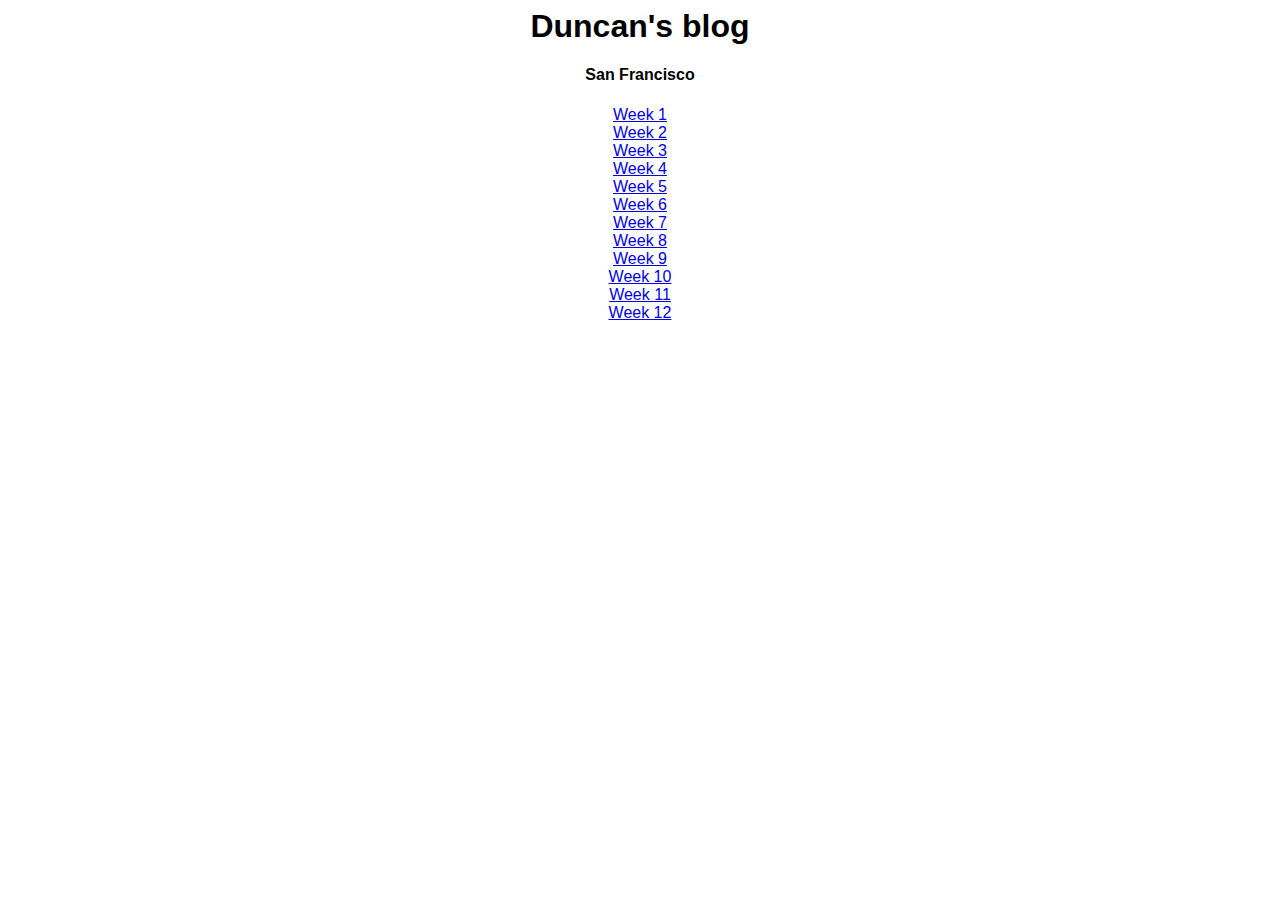
<file: index.html>
<html>

<head>
	<meta name="viewport" content="width=device-width, initial-scale=1">
	<title>Blog</title>
	<style>
		* {
			font-family: -apple-system, 'Segoe UI', sans-serif;
		}

		h1,
		h4 {
			text-align: center;
		}

		ul {
			list-style-type: none;
			text-align: center;
			padding: 0;
		}
	</style>
</head>

<body>
	<h1>Duncan's blog</h1>
	<h4>San Francisco</h4>
	<ul>
		<li><a href="blogs/1/Journal.html">Week 1</a></li>
		<li><a href="blogs/2/Journal.html">Week 2</a></li>
		<li><a href="blogs/3/Journal.html">Week 3</a></li>
		<li><a href="blogs/4/Journal.html">Week 4</a></li>
		<li><a href="blogs/5/Journal.html">Week 5</a></li>
		<li><a href="blogs/6/Journal.html">Week 6</a></li>
		<li><a href="blogs/7/Journal.html">Week 7</a></li>
		<li><a href="blogs/8/Journal.html">Week 8</a></li>
		<li><a href="blogs/9/Journal.html">Week 9</a></li>
		<li><a href="blogs/10/Journal.html">Week 10</a></li>
		<li><a href="blogs/11/Journal.html">Week 11</a></li>
		<li><a href="blogs/12/Journal.html">Week 12</a></li>
	</ul>
</body>

</html>
</file>
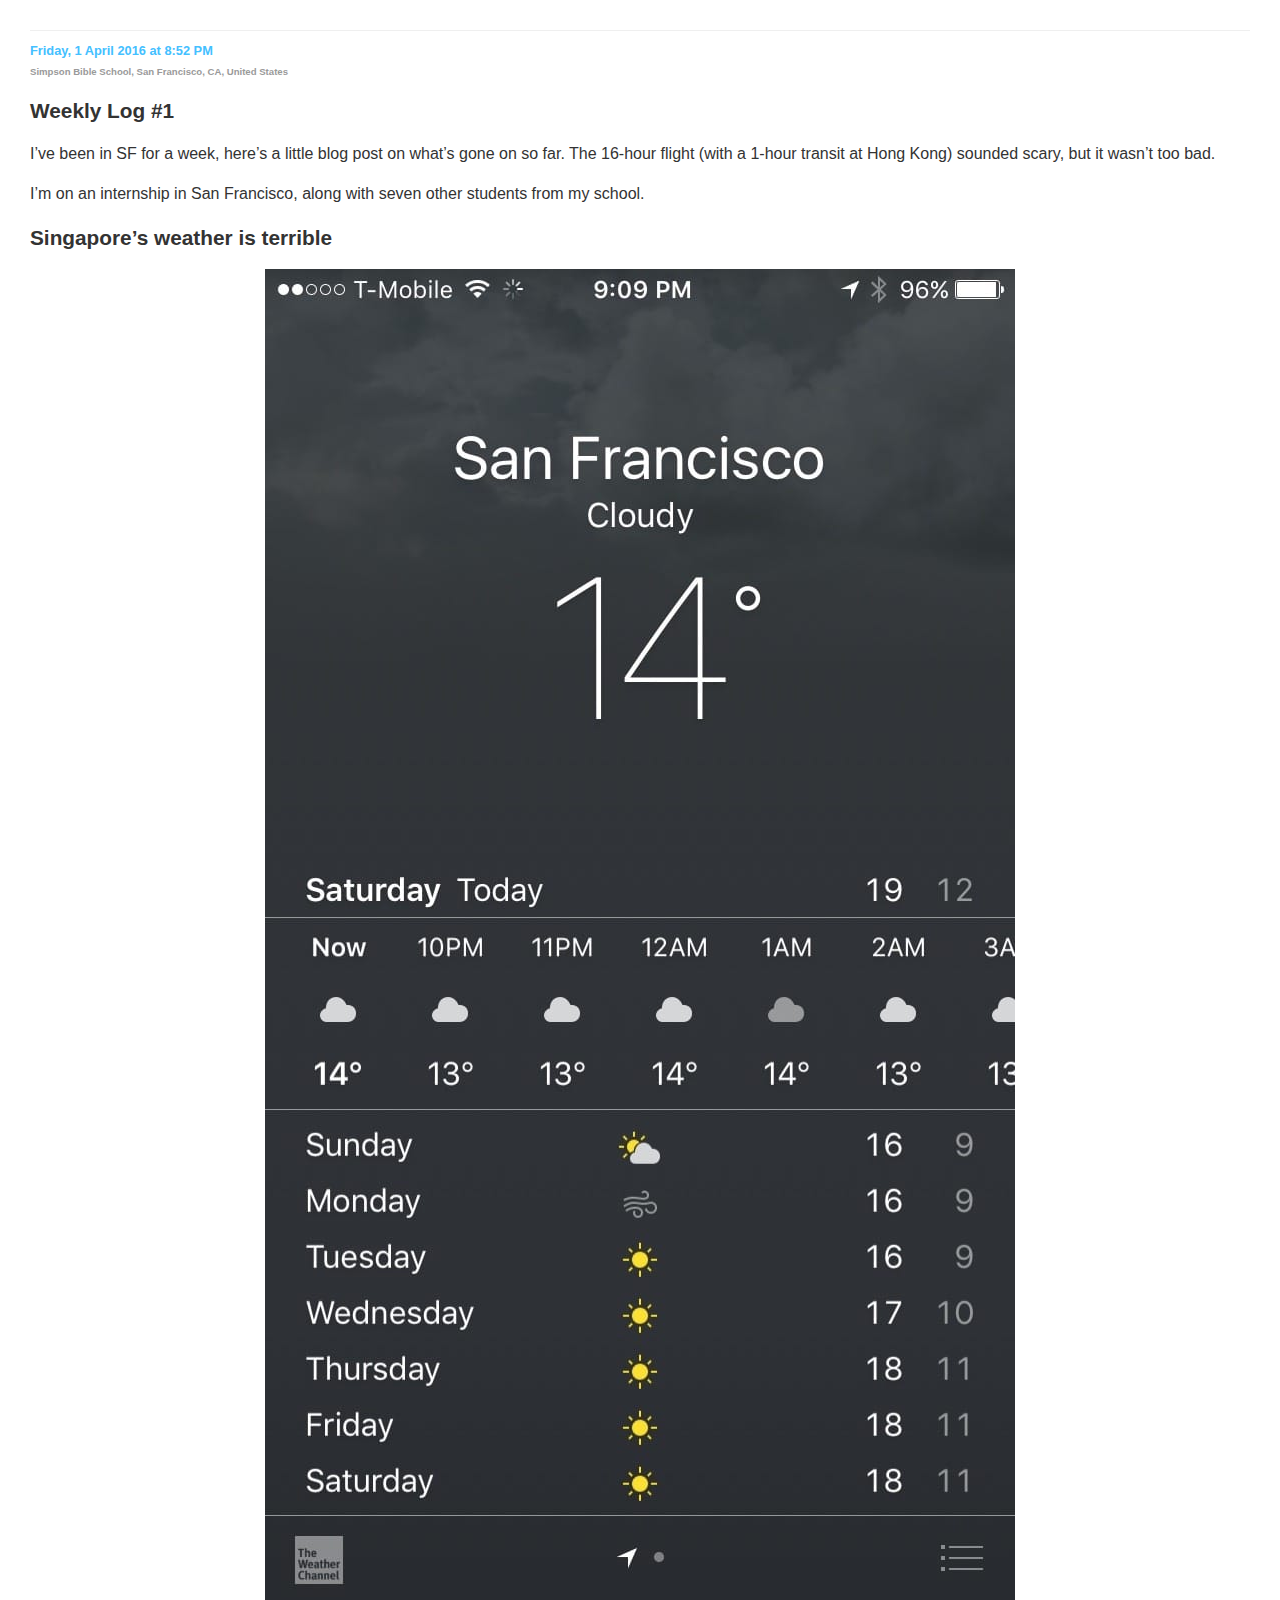
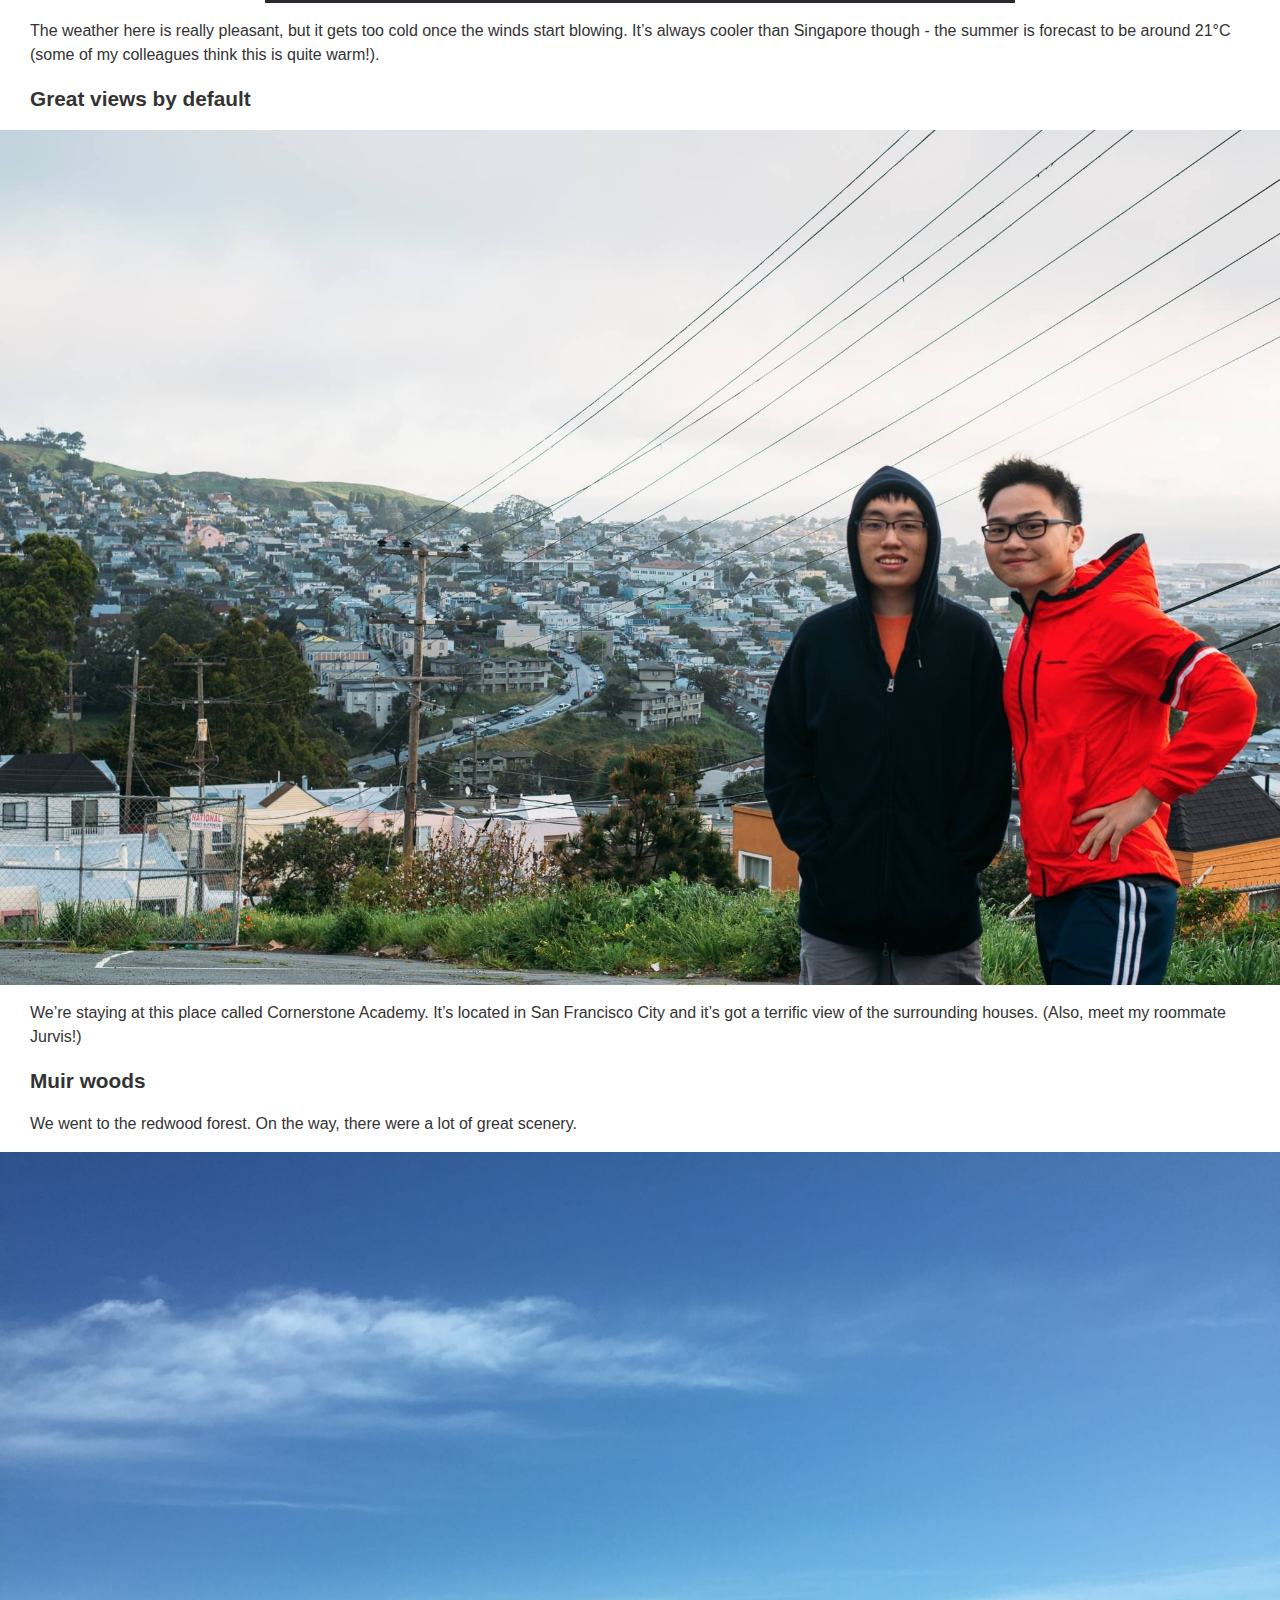
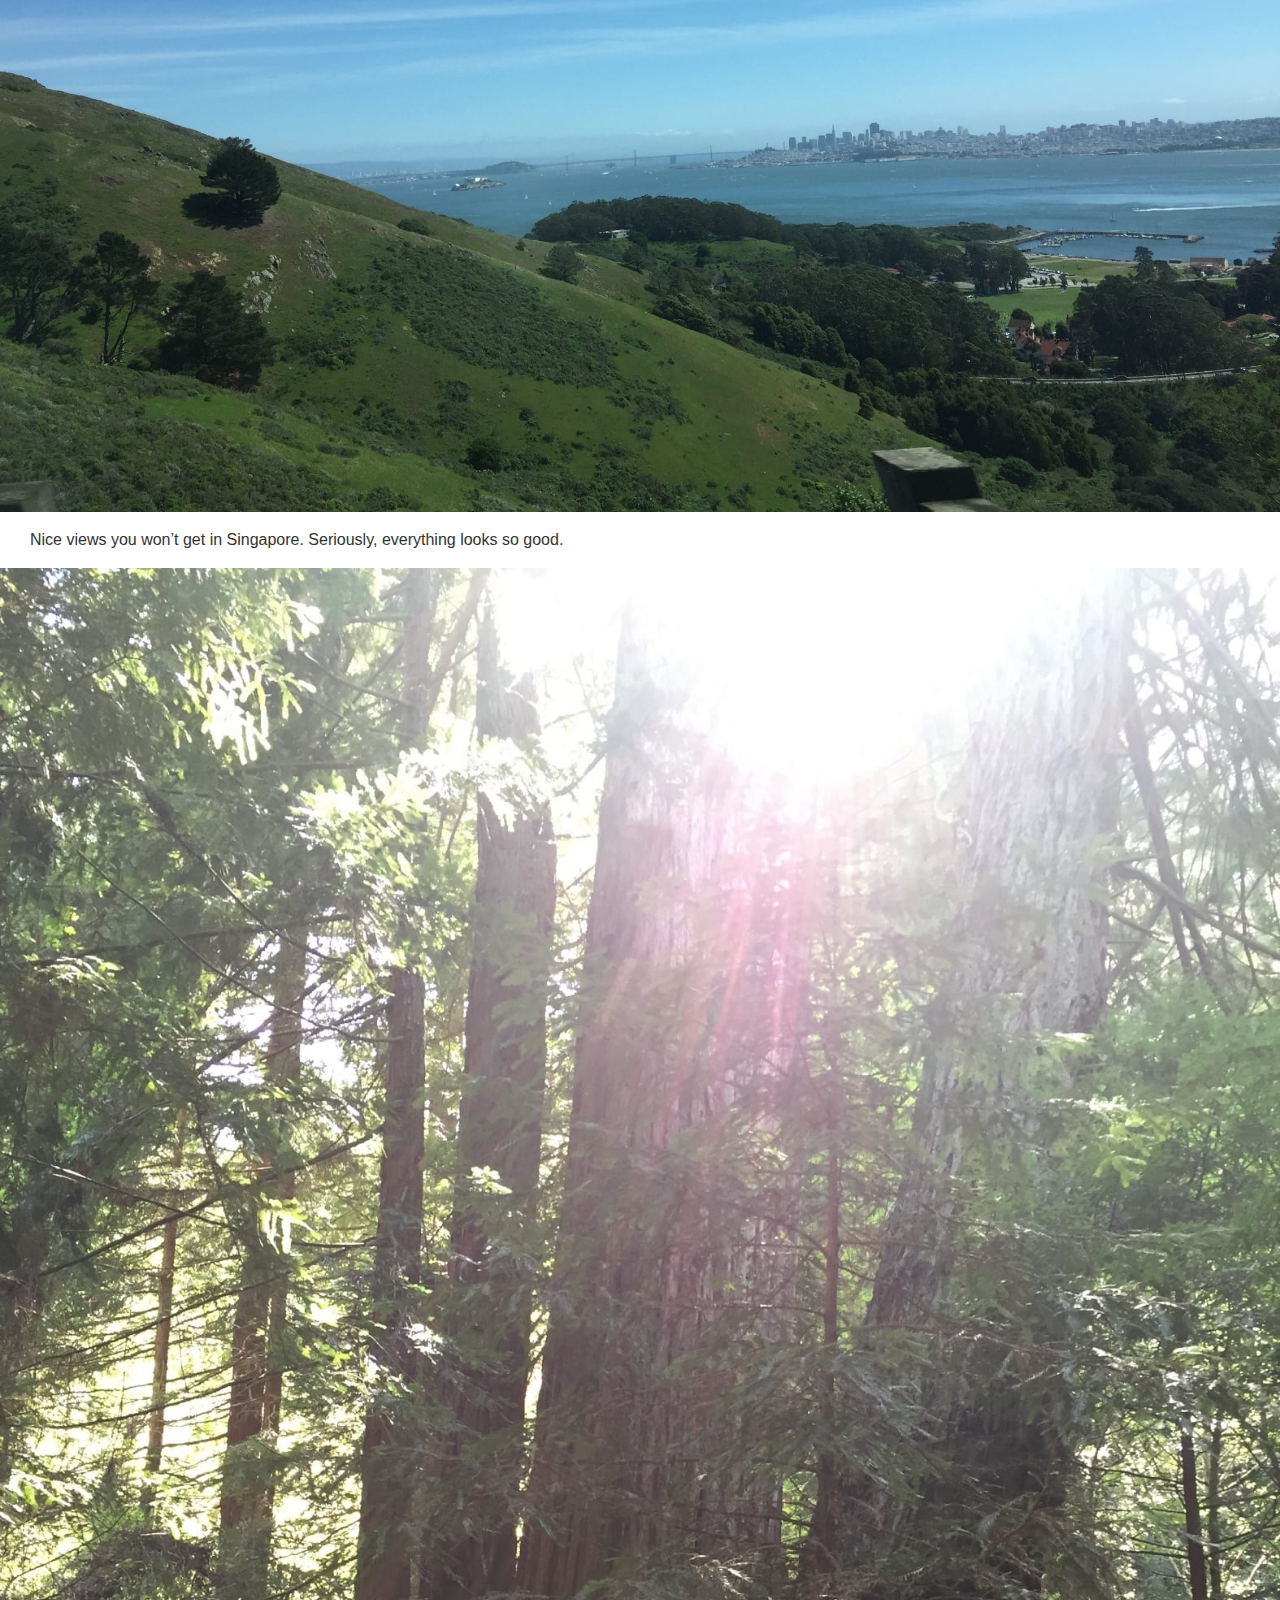
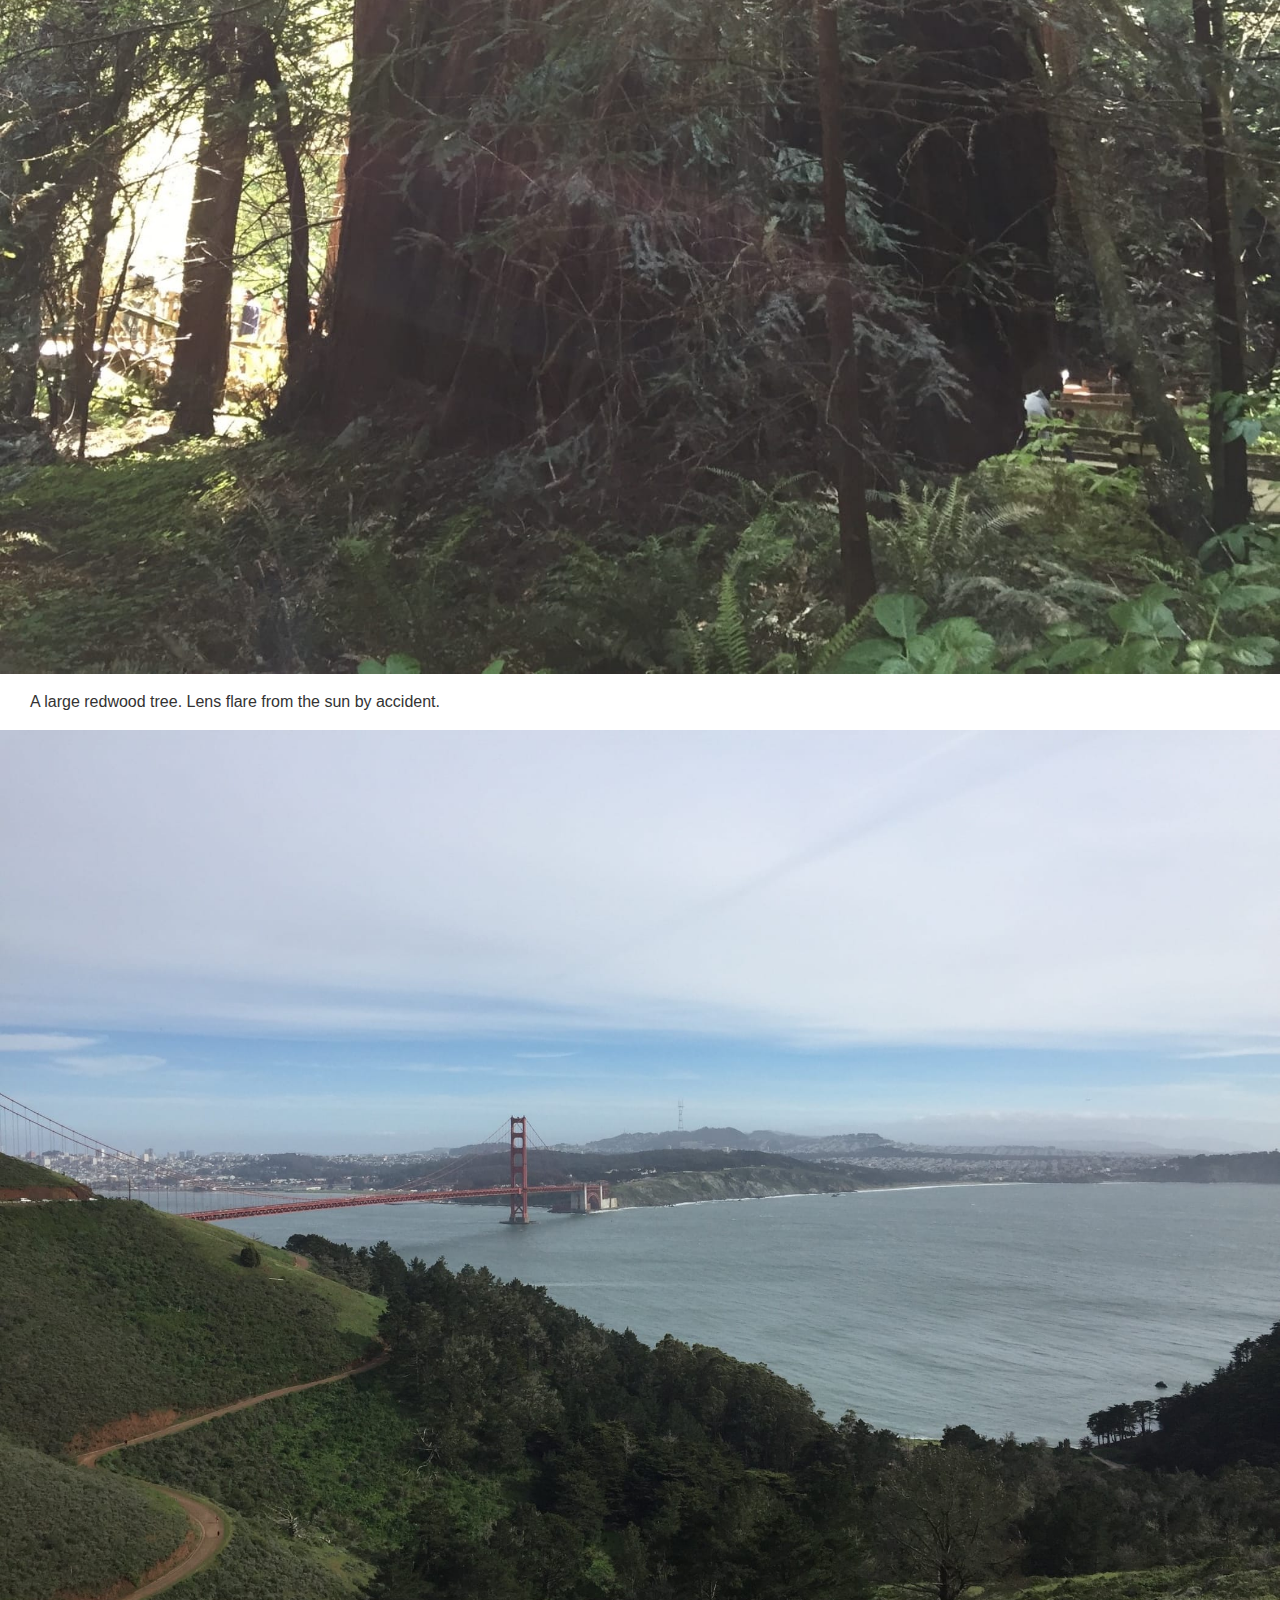
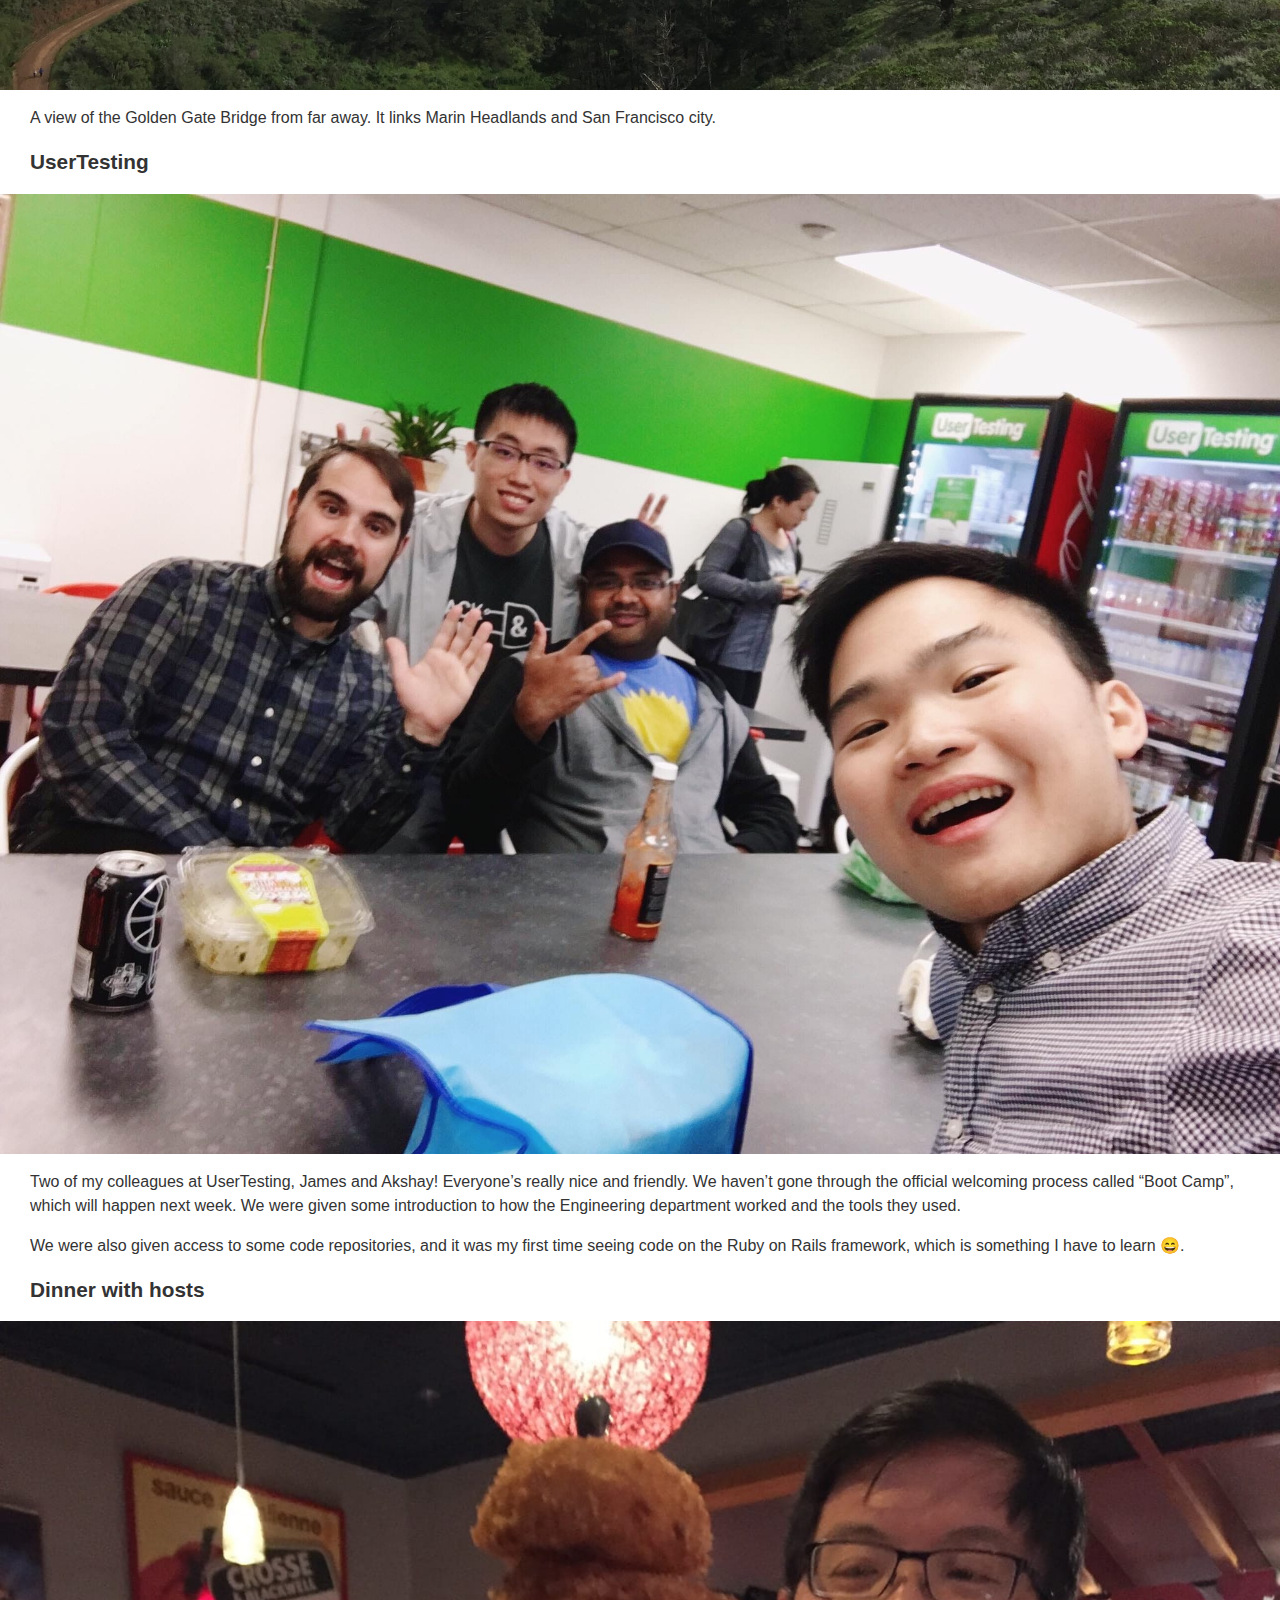
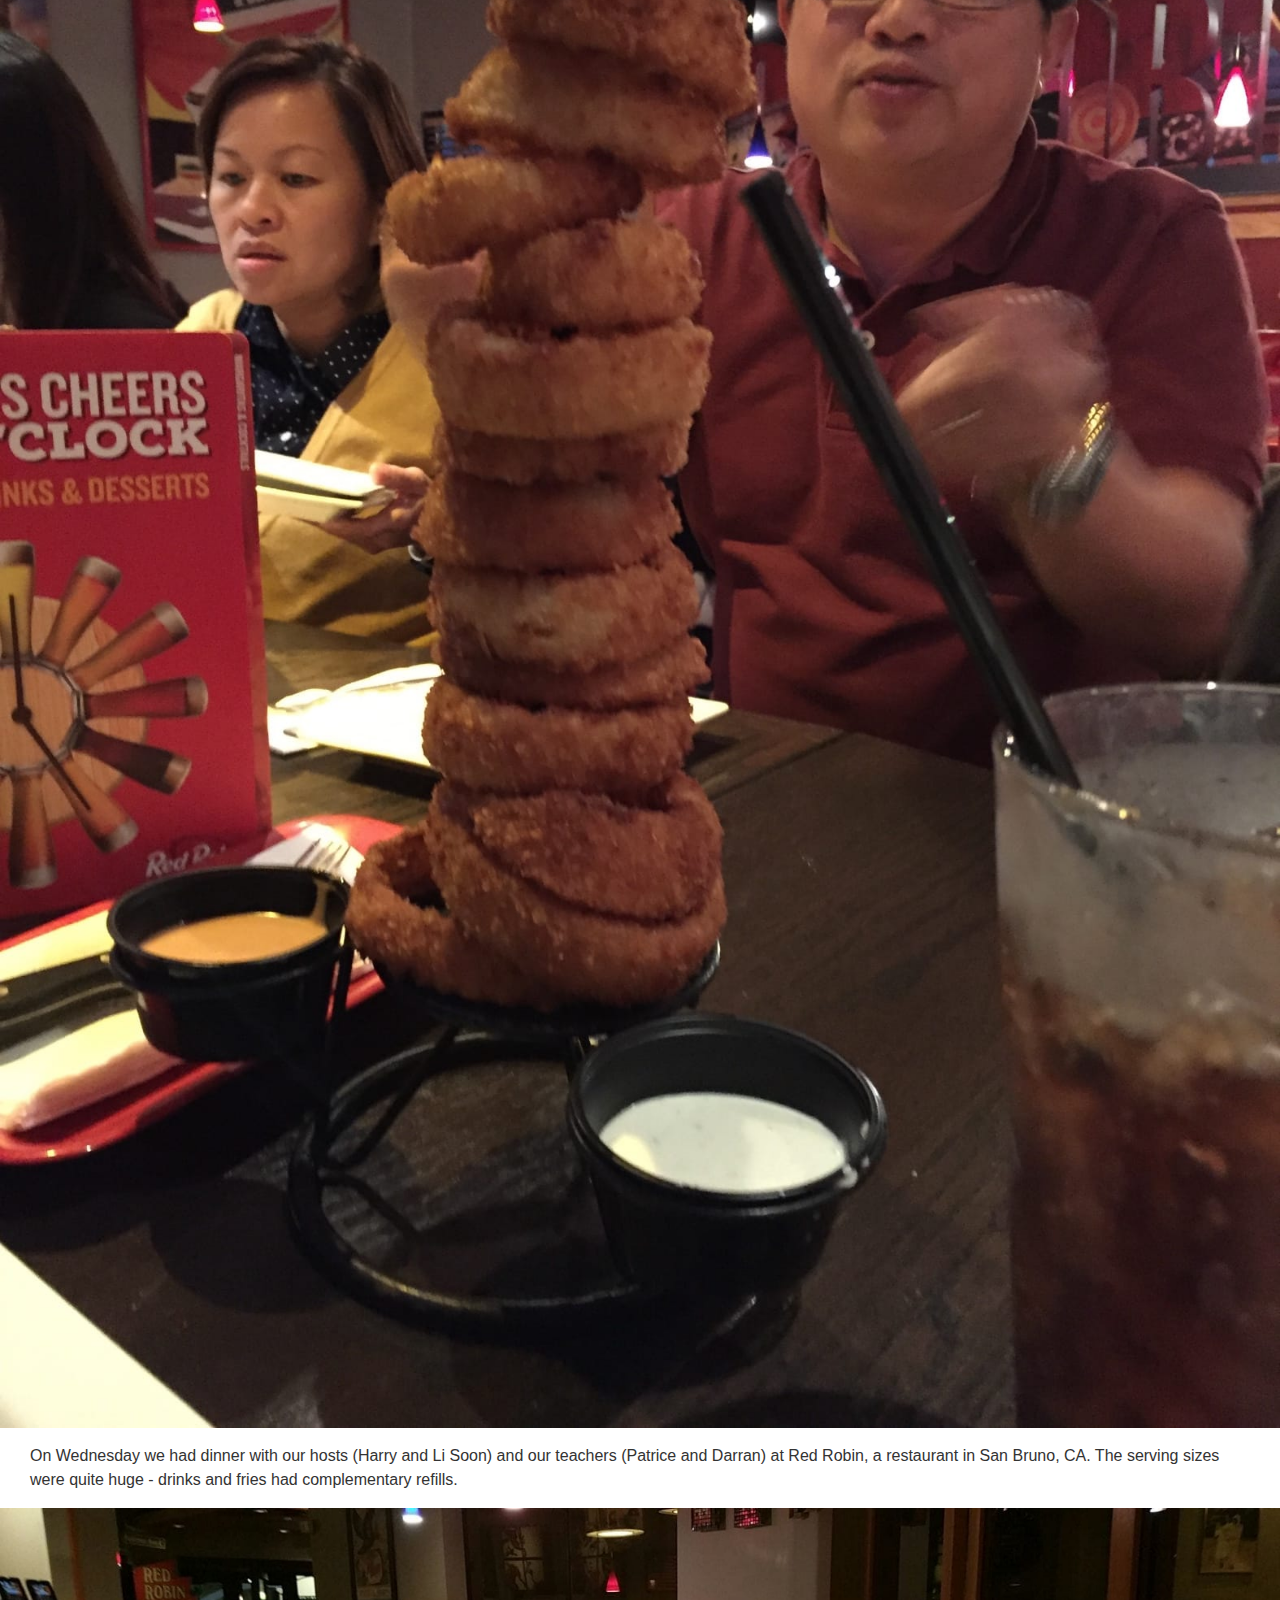
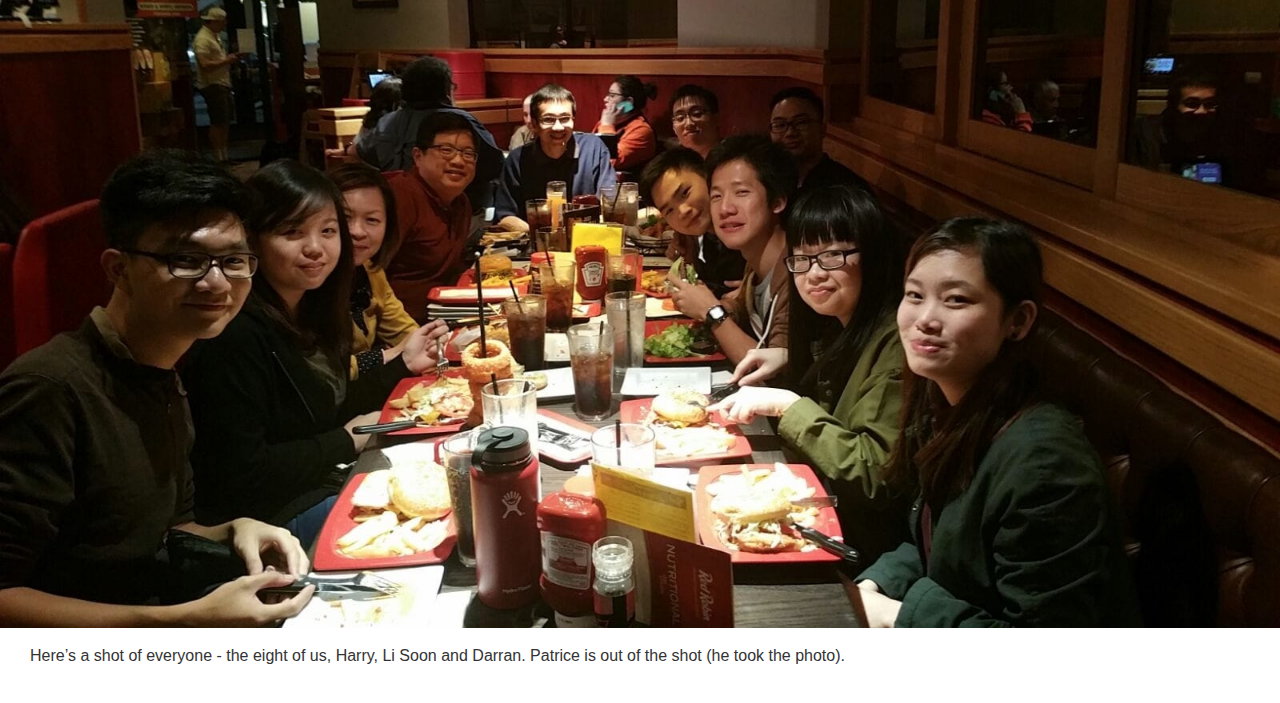
<file: blogs/1/Journal.html>
<!DOCTYPE html PUBLIC "-//W3C//DTD HTML 4.01//EN">
<html>

<head>
    <meta charset='UTF-8'>
    <meta name="viewport" content="width=device-width,initial-scale=1">
    <link rel='stylesheet' type='text/css' href='stylesheet.css' />
    <title>Week 1</title>
</head>

<body id='body' dir='auto'>
    <div class='entry' entryUUID='BC97089A1F4F4A6A9312F75D2401D5B0'>
        <a href='dayone2://view?entryId=BC97089A1F4F4A6A9312F75D2401D5B0'><h1 class='date'>Friday, 1 April 2016 at 8:52 PM</h1></a>
        <div class='location'>Simpson Bible School, San Francisco, CA, United States</div>
        <div dir='auto'>
            <h1>Weekly Log #1</h1>

            <p>I’ve been in SF for a week, here’s a little blog post on what’s gone on so far. The 16-hour flight (with a 1-hour transit at Hong Kong) sounded scary, but it wasn’t too bad.</p>

            <p>I’m on an internship in San Francisco, along with seven other students from my school.</p>

            <h1>Singapore’s weather is terrible</h1>

            <p><img src='photos/20314508d6e8126728576cfa7a724a5f.jpeg'></p>

            <p>The weather here is really pleasant, but it gets too cold once the winds start blowing. It’s always cooler than Singapore though - the summer is forecast to be around 21°C (some of my colleagues think this is quite warm!).</p>

            <h1>Great views by default</h1>

            <p><img src='photos/f51421f2b5704b5d7862154936c5be57.jpeg'></p>

            <p>We’re staying at this place called Cornerstone Academy. It’s located in San Francisco City and it’s got a terrific view of the surrounding houses. (Also, meet my roommate Jurvis!)</p>

            <h1>Muir woods</h1>

            <p>We went to the redwood forest. On the way, there were a lot of great scenery.</p>

            <p><img src='photos/c7462557b247f59fb6a85d51ecd1ebf1.jpeg'></p>

            <p>Nice views you won’t get in Singapore. Seriously, everything looks so good.</p>

            <p><img src='photos/7e340bd161107a2df8fb5118cc62d7fb.jpeg'></p>

            <p>A large redwood tree. Lens flare from the sun by accident.</p>

            <p><img src='photos/23b6c5c96616cf3d01bfdb405a660b41.jpeg'></p>

            <p>A view of the Golden Gate Bridge from far away. It links Marin Headlands and San Francisco city.</p>

            <h1>UserTesting</h1>

            <p><img src='photos/8f924eefabdb6f953d48b0adf0423ff0.jpeg'></p>

            <p>Two of my colleagues at UserTesting, James and Akshay! Everyone’s really nice and friendly. We haven’t gone through the official welcoming process called “Boot Camp”, which will happen next week. We were given some introduction to how the
                Engineering department worked and the tools they used.</p>

            <p>We were also given access to some code repositories, and it was my first time seeing code on the Ruby on Rails framework, which is something I have to learn 😄.</p>

            <h1>Dinner with hosts</h1>

            <p><img src='photos/dc8cab5c40f74f8754c90b2d13de9504.jpeg'></p>

            <p>On Wednesday we had dinner with our hosts (Harry and Li Soon) and our teachers (Patrice and Darran) at Red Robin, a restaurant in San Bruno, CA. The serving sizes were quite huge - drinks and fries had complementary refills.</p>

            <p><img src='photos/5bd5bd3d6f672605c8cf925ccccaf045.jpeg'></p>

            <p>Here’s a shot of everyone - the eight of us, Harry, Li Soon and Darran. Patrice is out of the shot (he took the photo).</p>
        </div>
    </div>
    <script src='javascript.js'></script>
</body>

</html>
</file>
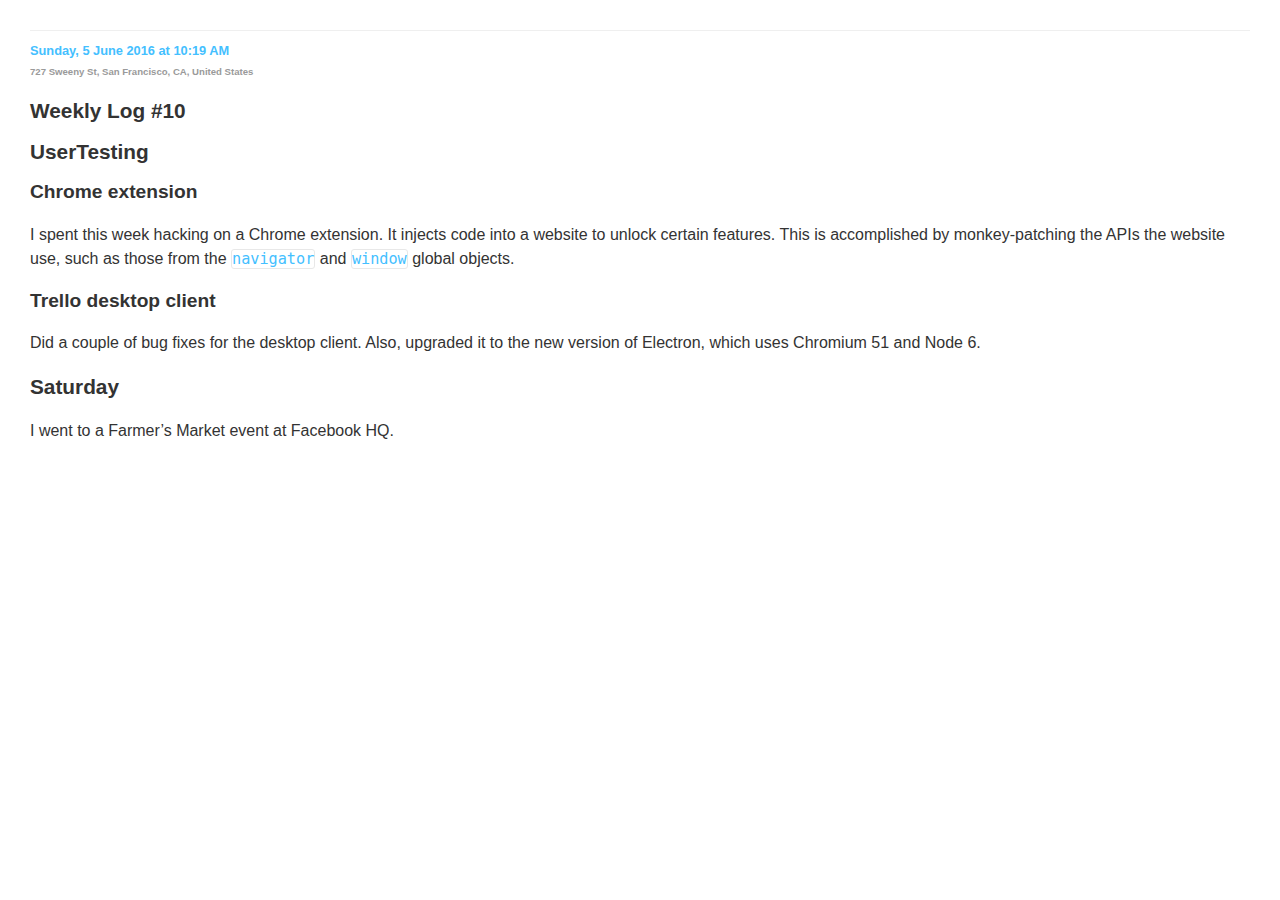
<file: blogs/10/Journal.html>
<!DOCTYPE html PUBLIC "-//W3C//DTD HTML 4.01//EN">
<html>

<head>
    <meta charset='UTF-8'>
    <meta name="viewport" content="width=device-width,initial-scale=1">
    <link rel='stylesheet' type='text/css' href='stylesheet.css' />
</head>

<body id='body' dir='auto'>
    <div class='entry' entryUUID='9F6E3A40F9424FF9BF4965754BB5F1CD'>
        <a href='dayone2://view?entryId=9F6E3A40F9424FF9BF4965754BB5F1CD'><h1 class='date'>Sunday, 5 June 2016 at 10:19 AM</h1></a>
        <div class='location'>727 Sweeny St, San Francisco, CA, United States</div>
        <div dir='auto'>
            <h1>Weekly Log #10</h1>

            <h1>UserTesting</h1>

            <h2>Chrome extension</h2>

            <p>I spent this week hacking on a Chrome extension. It injects code into a website to unlock certain features. This is accomplished by monkey-patching the APIs the website use, such as those from the <code>navigator</code> and <code>window</code>                global objects.</p>

            <h2>Trello desktop client</h2>

            <p>Did a couple of bug fixes for the desktop client. Also, upgraded it to the new version of Electron, which uses Chromium 51 and Node 6.</p>

            <h1>Saturday</h1>

            <p>I went to a Farmer’s Market event at Facebook HQ.</p>
        </div>
    </div>
    <script src='javascript.js'></script>
</body>

</html>
</file>
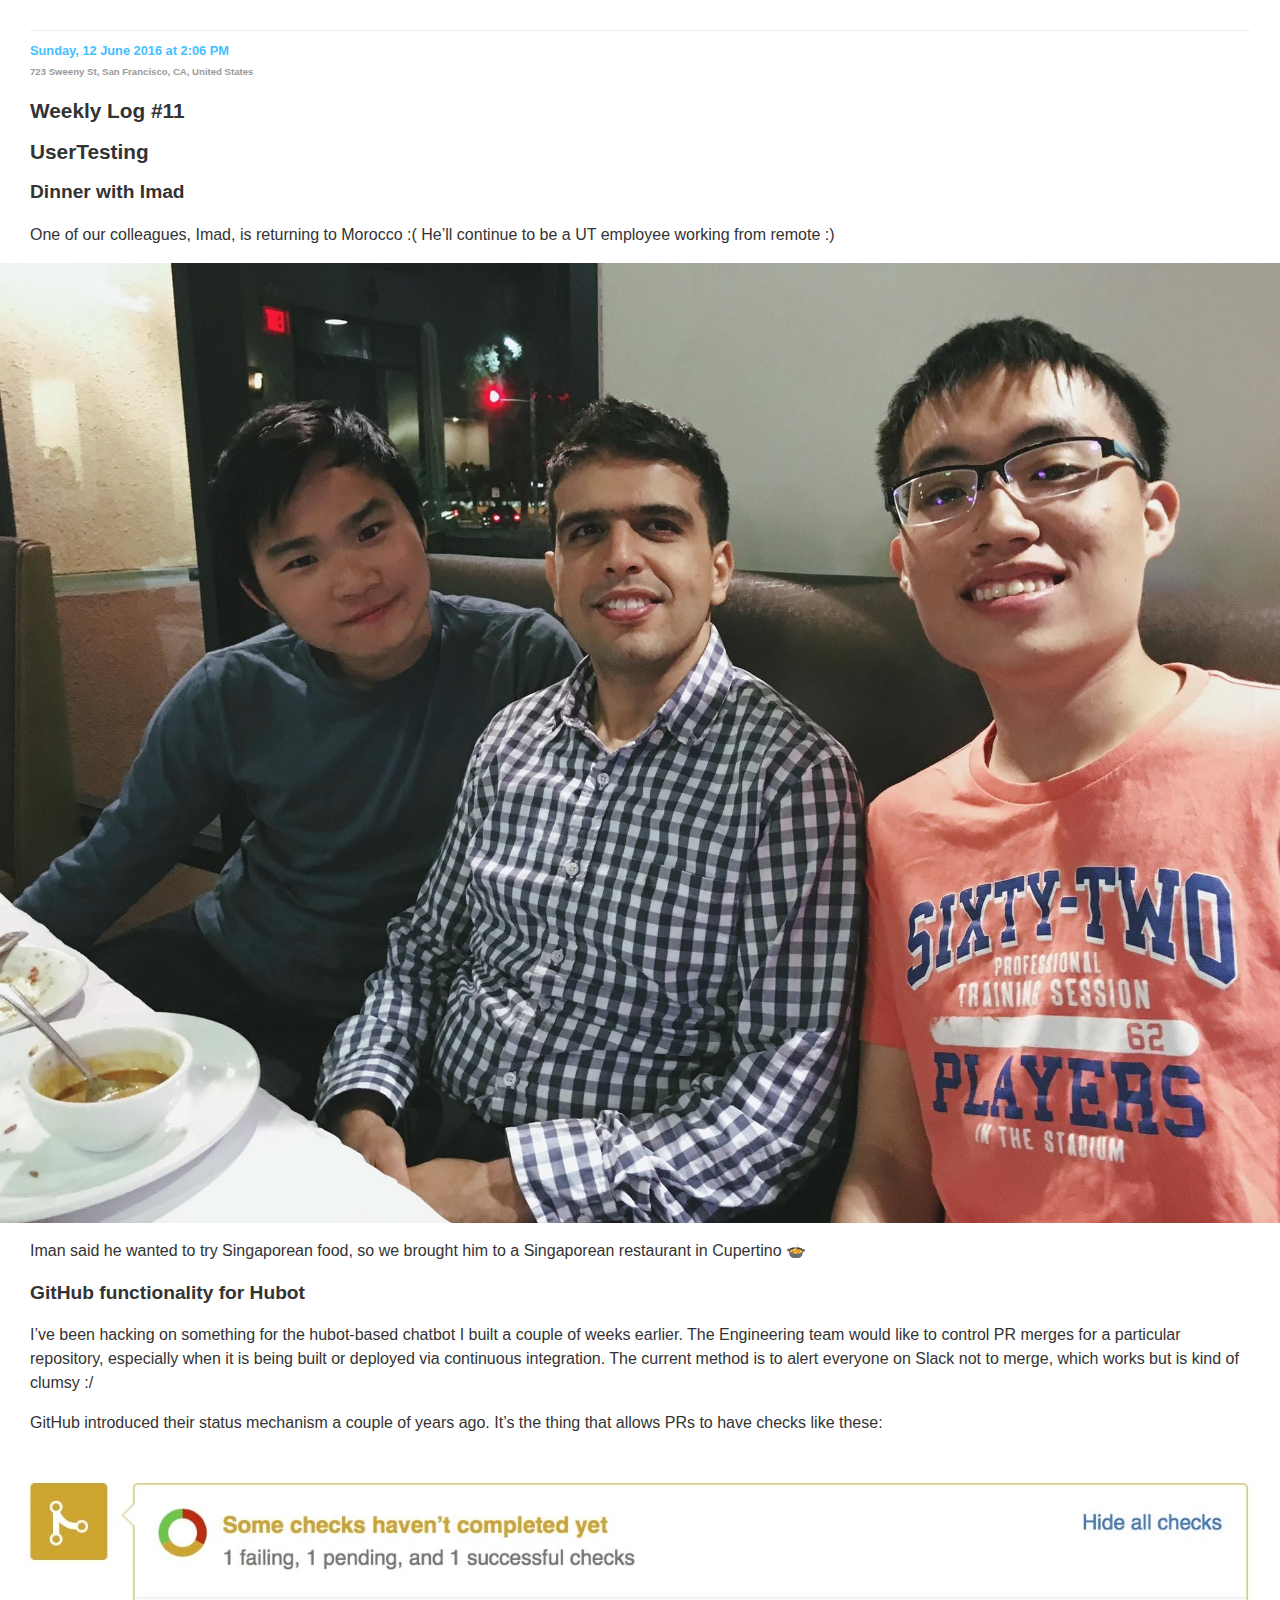
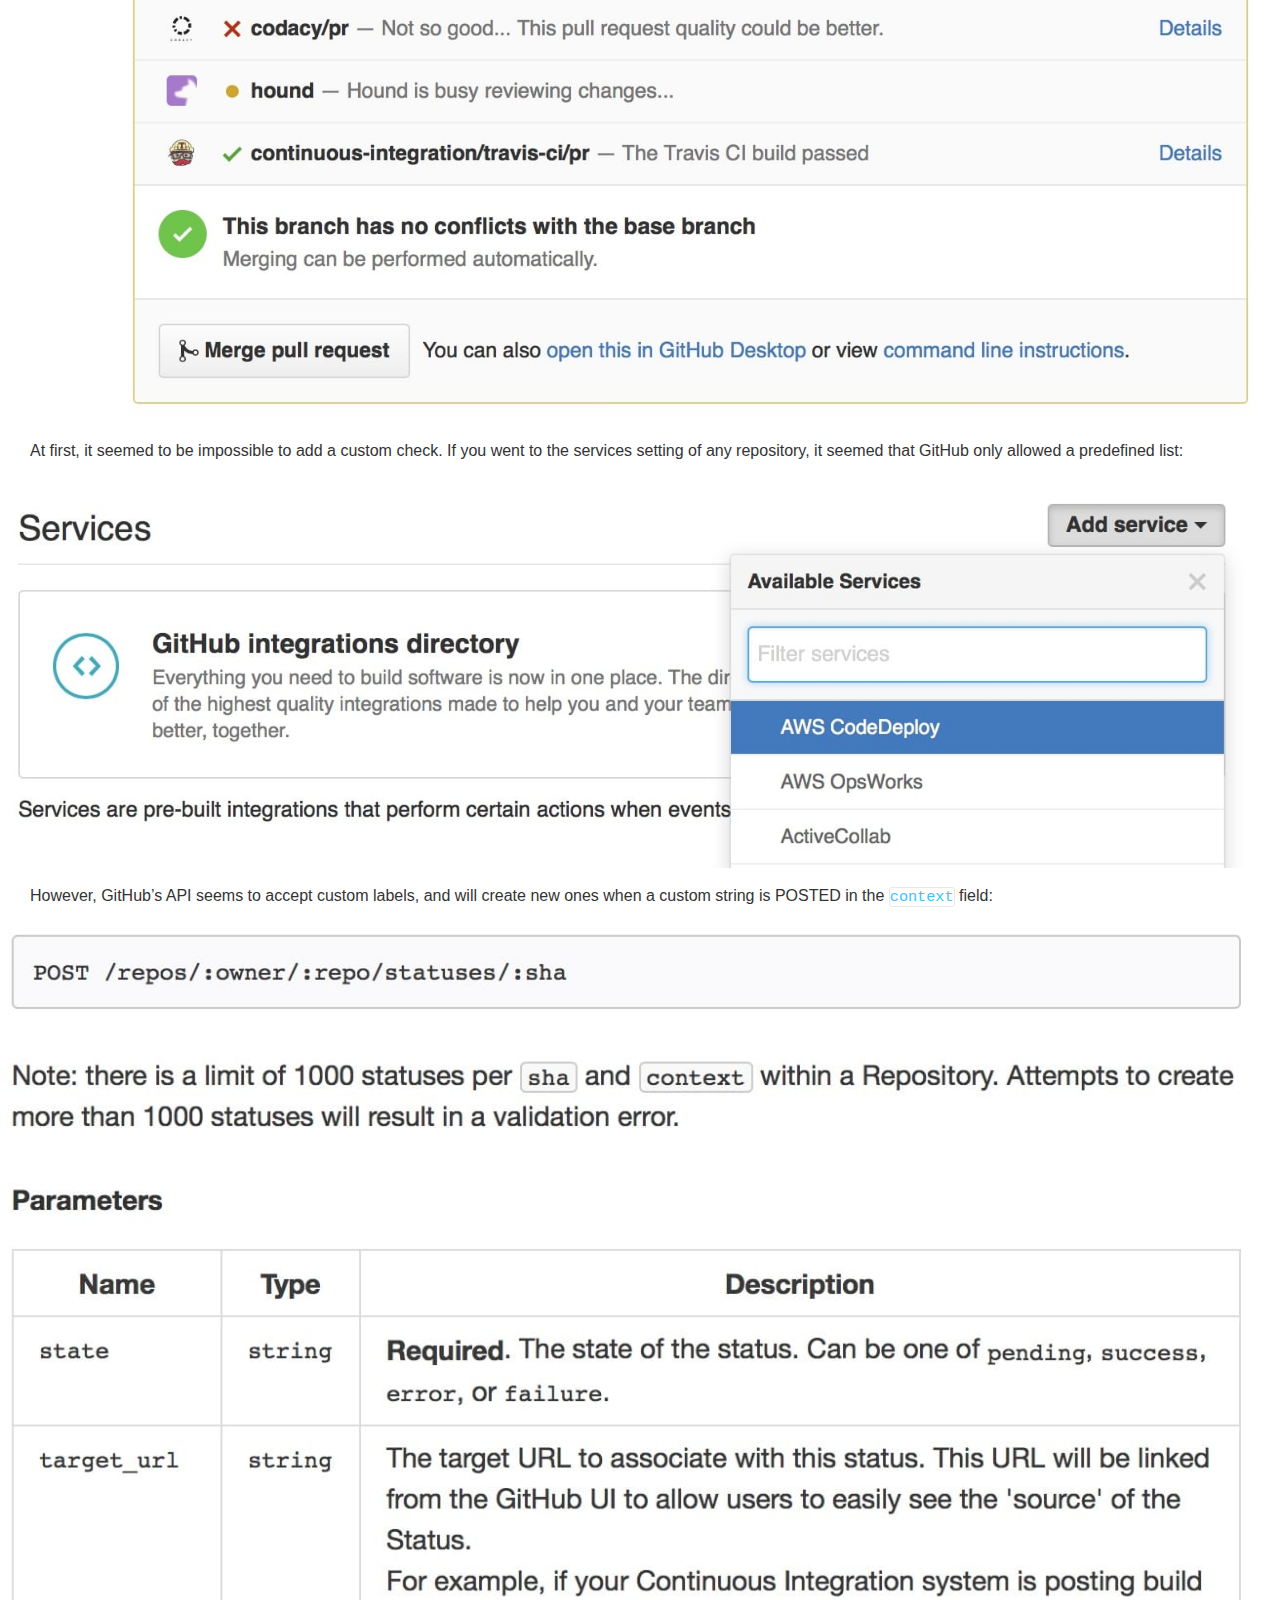
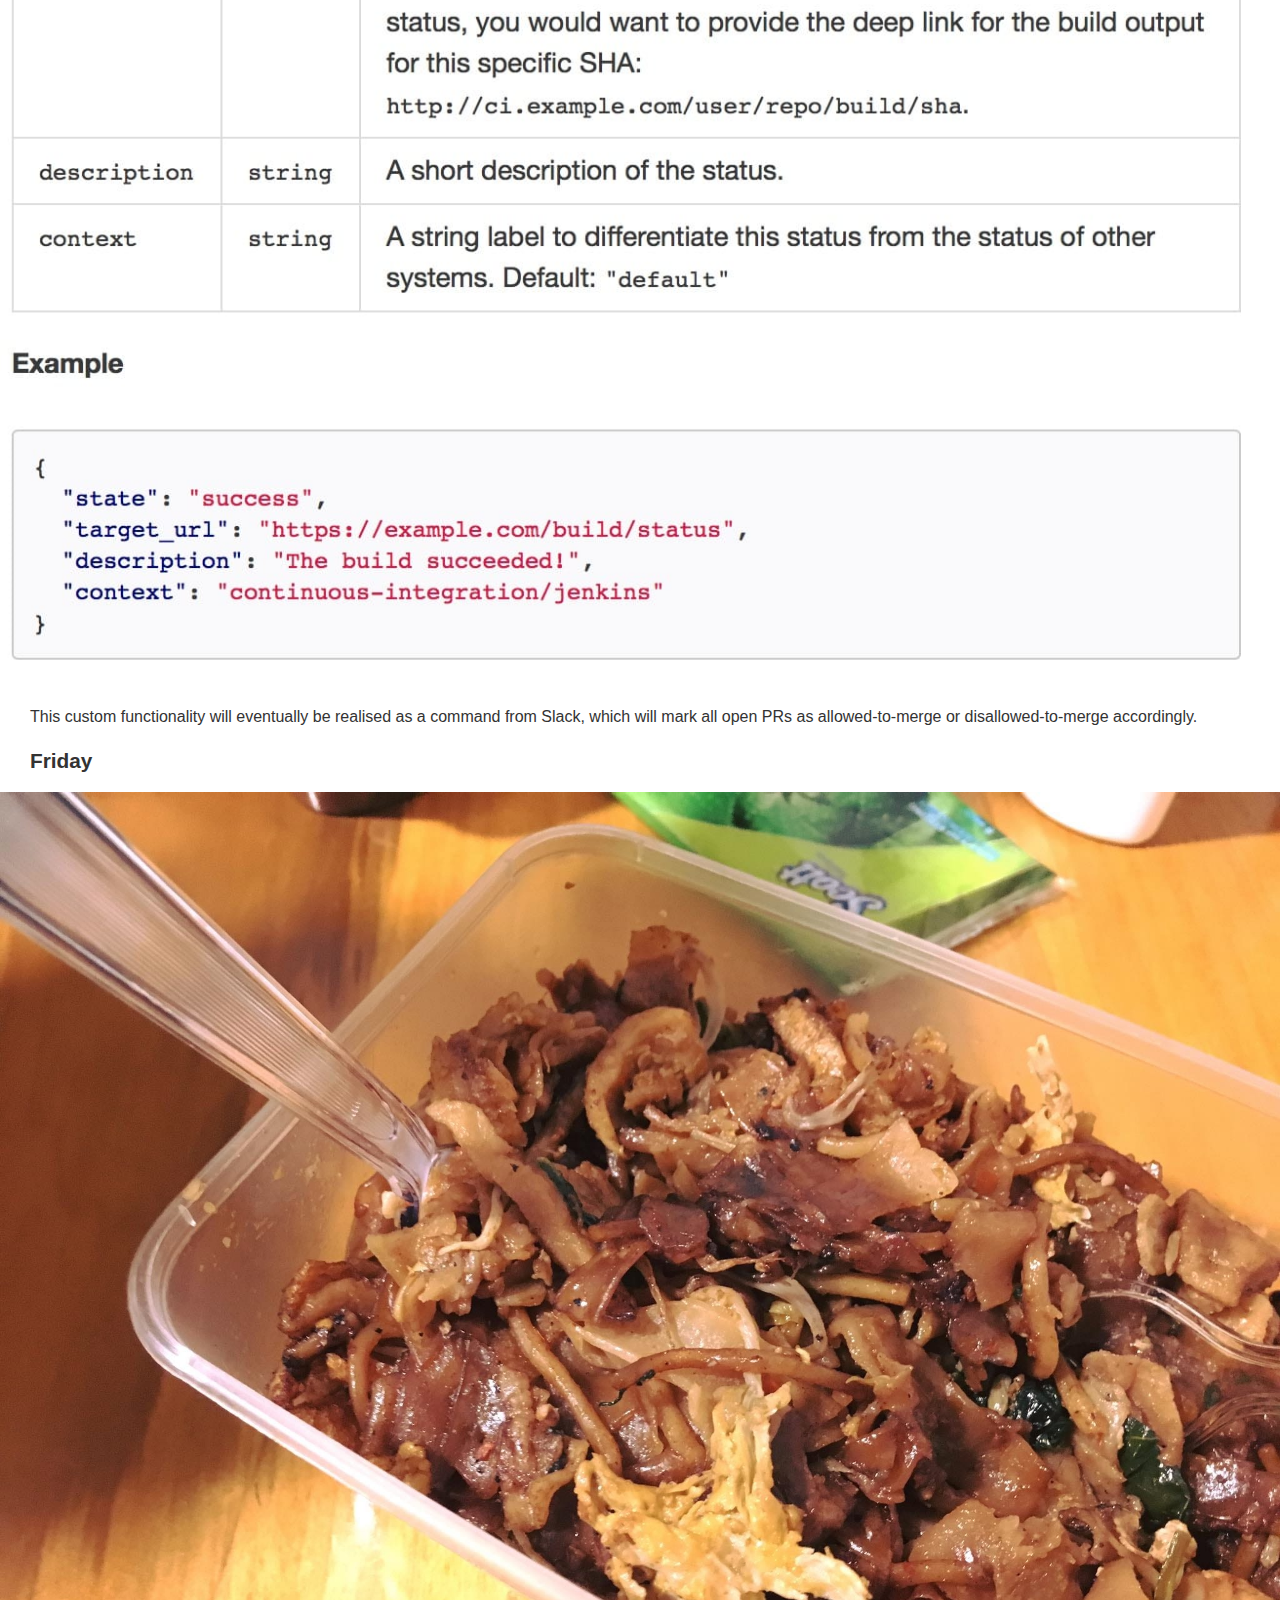
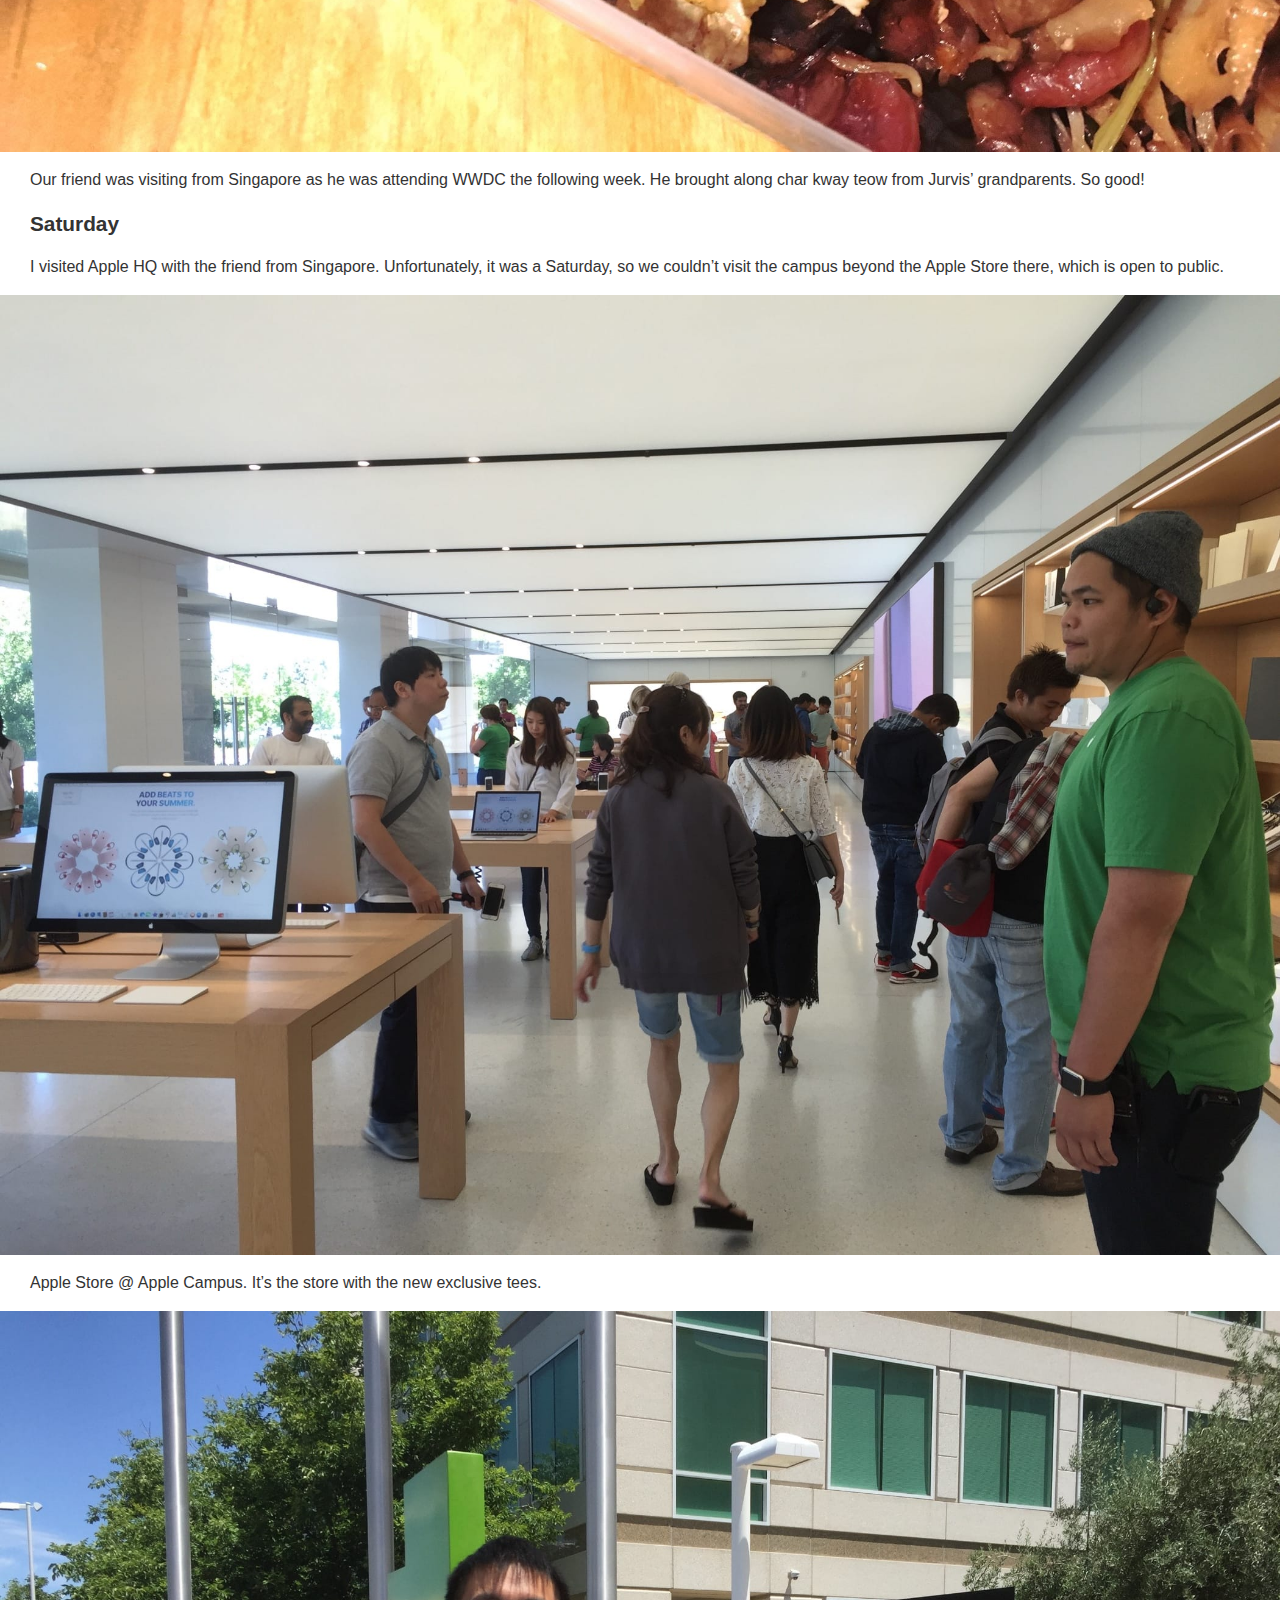
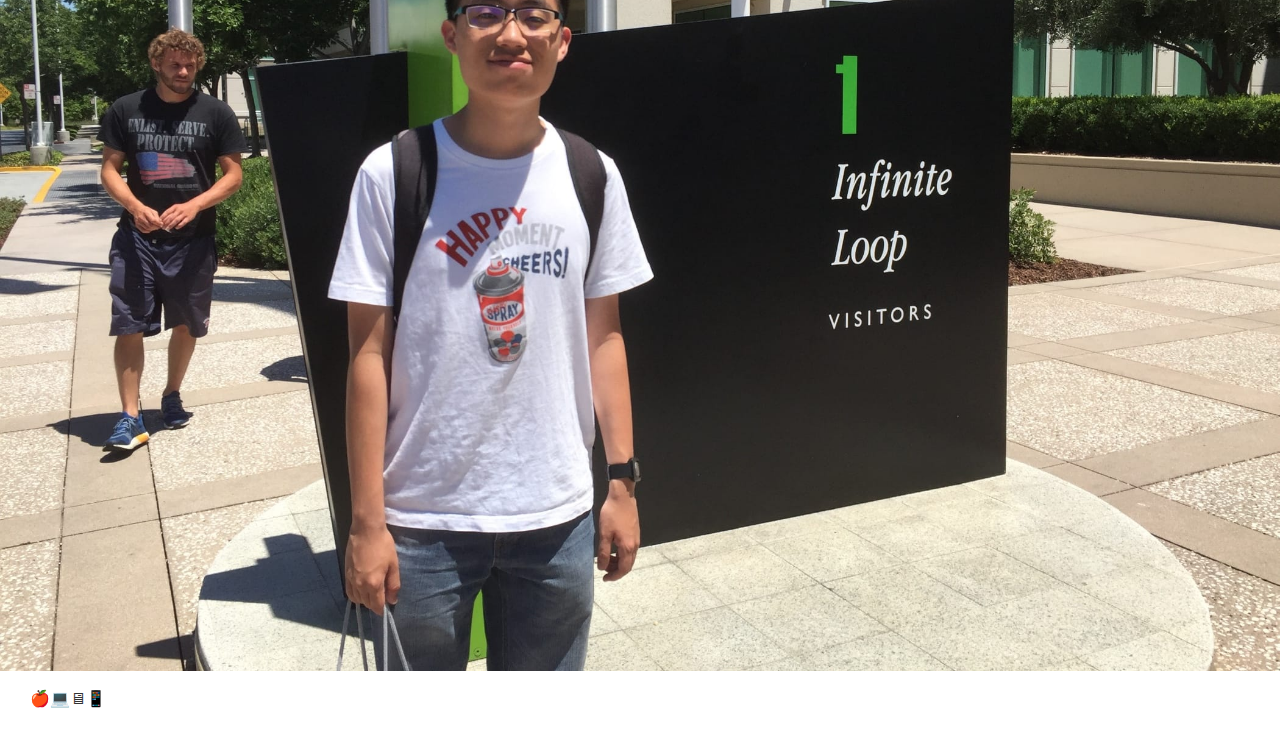
<file: blogs/11/Journal.html>
<!DOCTYPE html PUBLIC "-//W3C//DTD HTML 4.01//EN">
<html>

<head>
    <meta charset='UTF-8'>
    <meta name="viewport" content="width=device-width,initial-scale=1">
    <link rel='stylesheet' type='text/css' href='stylesheet.css' />
</head>

<body id='body' dir='auto'>
    <div class='entry' entryUUID='2FF1F7AF97364497A0A9261E4E61DDB2'>
        <a href='dayone2://view?entryId=2FF1F7AF97364497A0A9261E4E61DDB2'><h1 class='date'>Sunday, 12 June 2016 at 2:06 PM</h1></a>
        <div class='location'>723 Sweeny St, San Francisco, CA, United States</div>
        <div dir='auto'>
            <h1>Weekly Log #11</h1>

            <h1>UserTesting</h1>

            <h2>Dinner with Imad</h2>

            <p>One of our colleagues, Imad, is returning to Morocco :( He’ll continue to be a UT employee working from remote :)</p>

            <p><img src='photos/d91d79a01b3e8bc0f7d19657f29dc6f9.jpeg'></p>

            <p>Iman said he wanted to try Singaporean food, so we brought him to a Singaporean restaurant in Cupertino 🍲</p>

            <h2>GitHub functionality for Hubot</h2>

            <p>I’ve been hacking on something for the hubot-based chatbot I built a couple of weeks earlier. The Engineering team would like to control PR merges for a particular repository, especially when it is being built or deployed via continuous integration.
                The current method is to alert everyone on Slack not to merge, which works but is kind of clumsy :/</p>

            <p>GitHub introduced their status mechanism a couple of years ago. It’s the thing that allows PRs to have checks like these:</p>

            <p><img src='photos/3d46b0a60a586a0eb02d0381fe687c17.jpeg'></p>

            <p>At first, it seemed to be impossible to add a custom check. If you went to the services setting of any repository, it seemed that GitHub only allowed a predefined list:</p>

            <p><img src='photos/b2d100cdd75fb6e7937643f7e613b176.jpeg'></p>

            <p>However, GitHub’s API seems to accept custom labels, and will create new ones when a custom string is POSTED in the <code>context</code> field:</p>

            <p><img src='photos/1aa43d61c3e360e2e41cc34e0d128447.jpeg'></p>

            <p>This custom functionality will eventually be realised as a command from Slack, which will mark all open PRs as allowed-to-merge or disallowed-to-merge accordingly.</p>

            <h1>Friday</h1>

            <p><img src='photos/a0278cc1b1a754bb4b64427954fb9d43.jpeg'></p>

            <p>Our friend was visiting from Singapore as he was attending WWDC the following week. He brought along char kway teow from Jurvis’ grandparents. So good!</p>

            <h1>Saturday</h1>

            <p>I visited Apple HQ with the friend from Singapore. Unfortunately, it was a Saturday, so we couldn’t visit the campus beyond the Apple Store there, which is open to public.</p>

            <p><img src='photos/2b389972bfe8fb77e6b26437f75627a8.jpeg'></p>

            <p>Apple Store @ Apple Campus. It’s the store with the new exclusive tees.</p>

            <p><img src='photos/3ac7475ff3dc8c65cf7b1b909bfe02fc.jpeg'></p>

            <p>🍎💻🖥📱</p>
        </div>
    </div>
    <script src='javascript.js'></script>
</body>

</html>
</file>
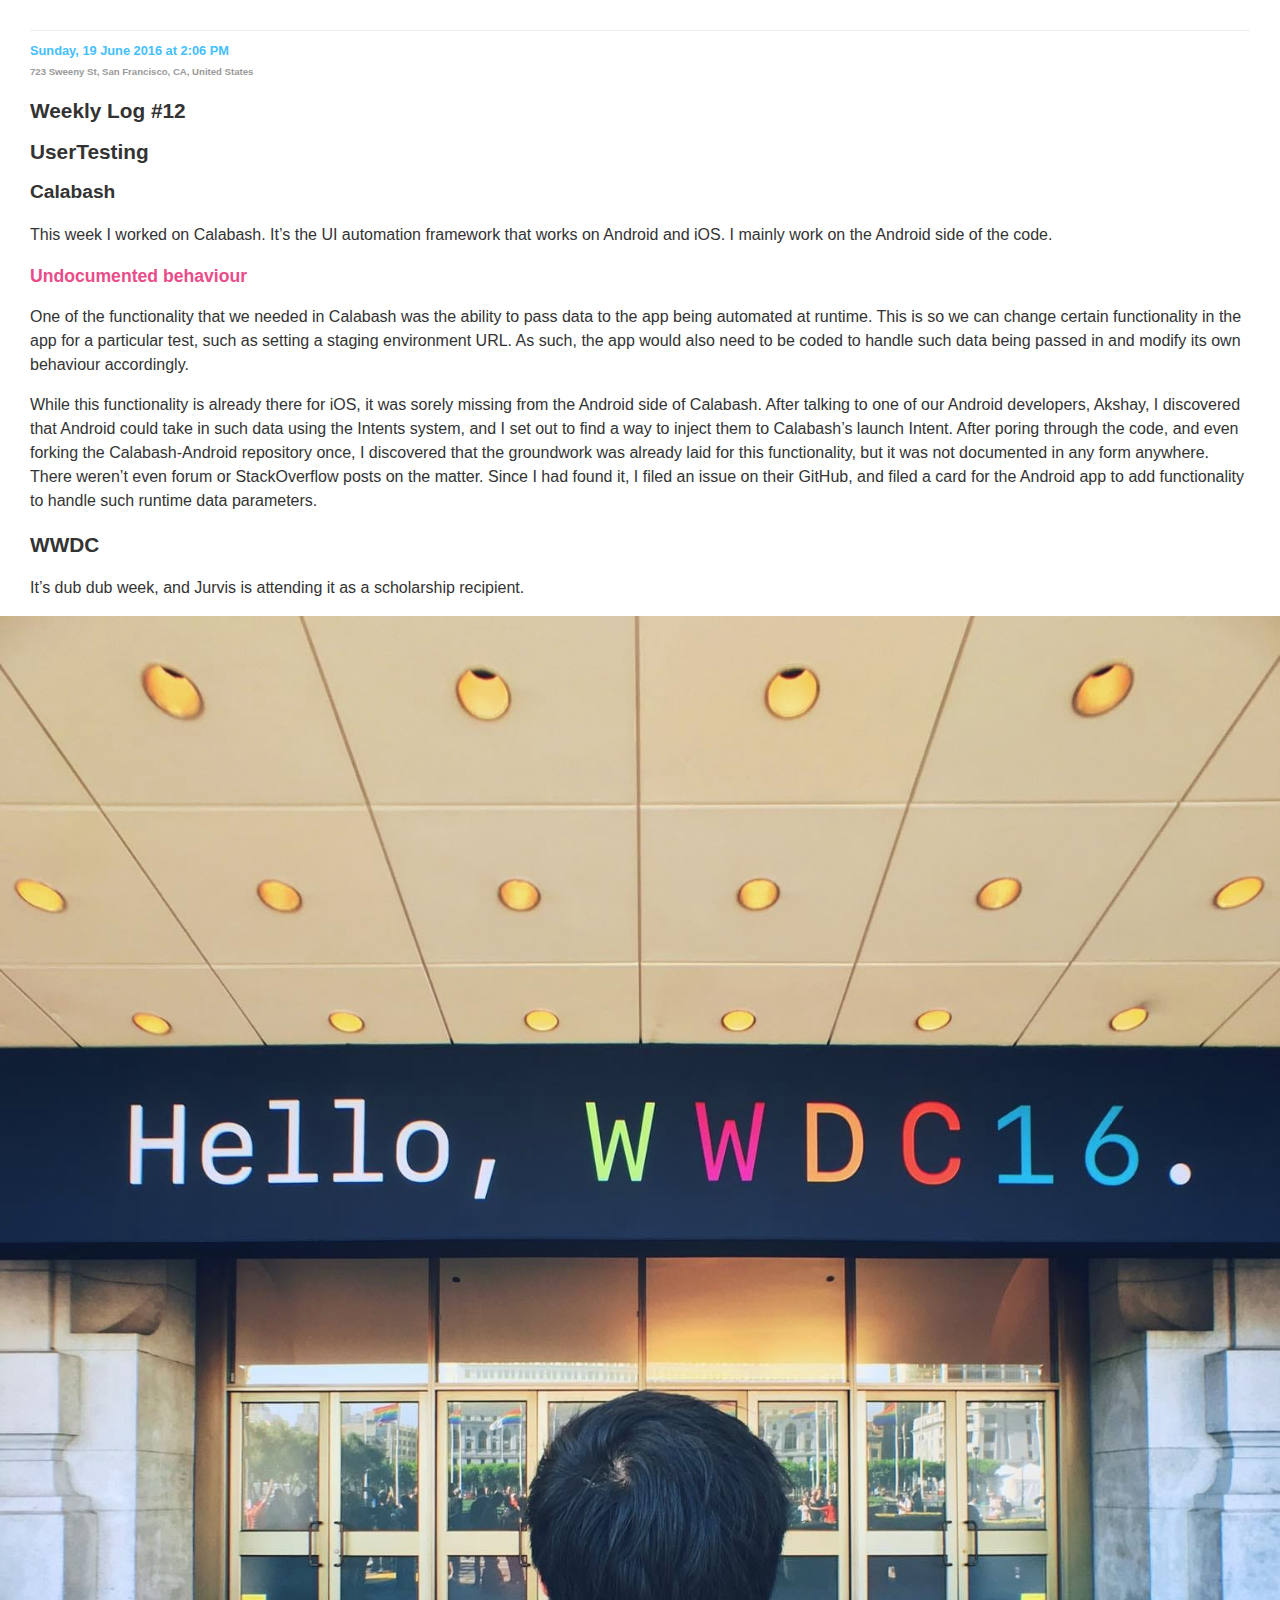
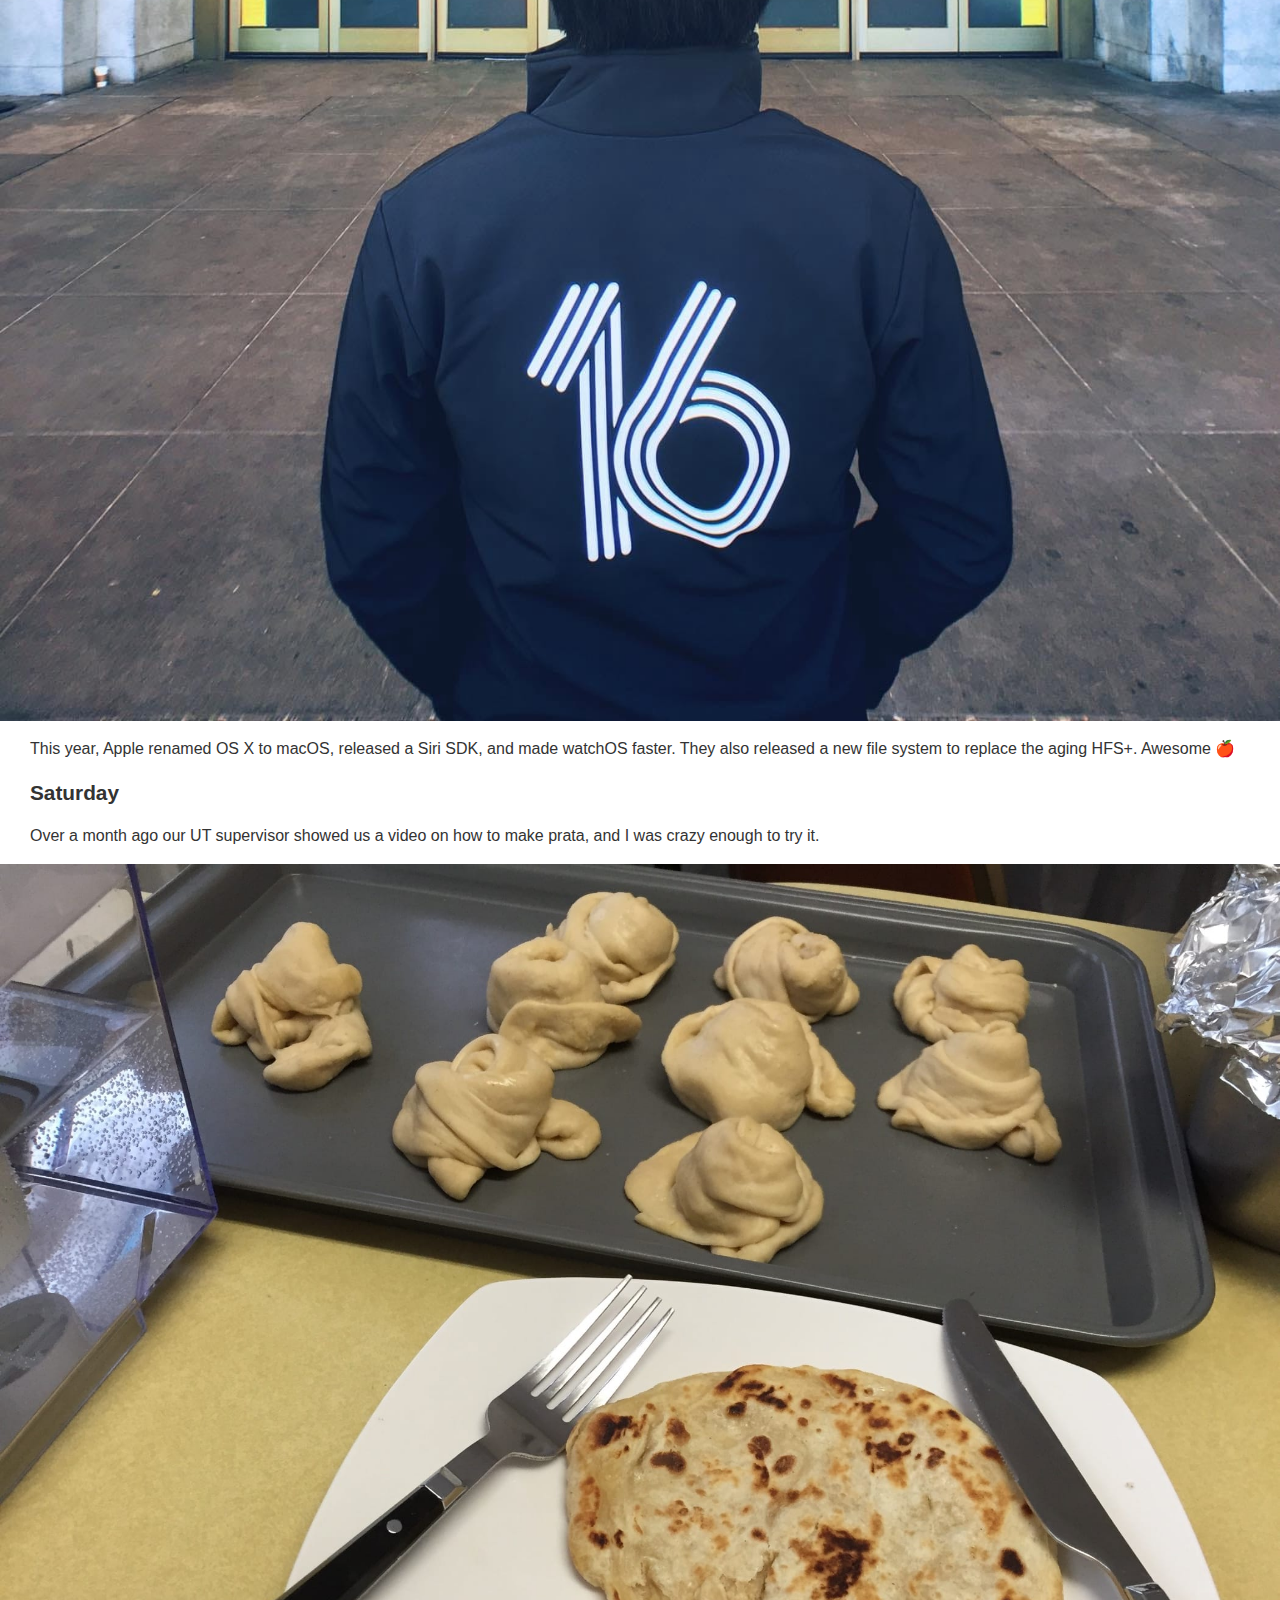
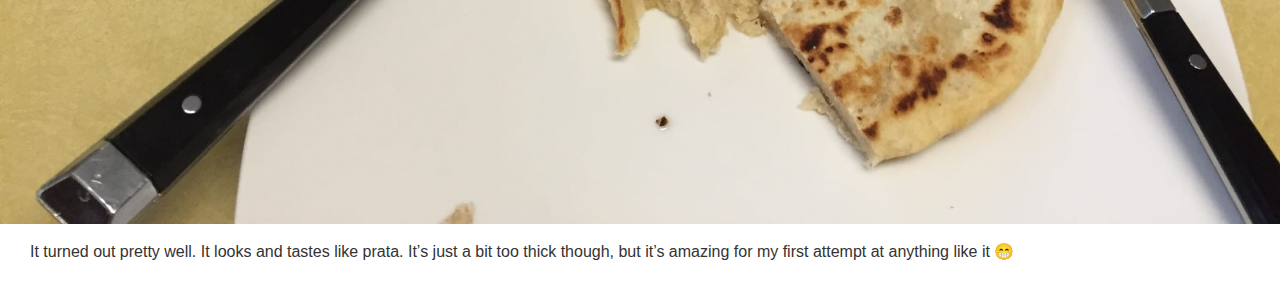
<file: blogs/12/Journal.html>
<!DOCTYPE html PUBLIC "-//W3C//DTD HTML 4.01//EN">
<html>

<head>
    <meta charset='UTF-8'>
    <meta name="viewport" content="width=device-width,initial-scale=1">
    <link rel='stylesheet' type='text/css' href='stylesheet.css' />
</head>

<body id='body' dir='auto'>
    <div class='entry' entryUUID='A786331DBCB648339AE06F243BE1FEFE'>
        <a href='dayone2://view?entryId=A786331DBCB648339AE06F243BE1FEFE'><h1 class='date'>Sunday, 19 June 2016 at 2:06 PM</h1></a>
        <div class='location'>723 Sweeny St, San Francisco, CA, United States</div>
        <div dir='auto'>
            <h1>Weekly Log #12</h1>

            <h1>UserTesting</h1>

            <h2>Calabash</h2>

            <p>This week I worked on Calabash. It’s the UI automation framework that works on Android and iOS. I mainly work on the Android side of the code.</p>

            <h3>Undocumented behaviour</h3>

            <p>One of the functionality that we needed in Calabash was the ability to pass data to the app being automated at runtime. This is so we can change certain functionality in the app for a particular test, such as setting a staging environment
                URL. As such, the app would also need to be coded to handle such data being passed in and modify its own behaviour accordingly.</p>

            <p>While this functionality is already there for iOS, it was sorely missing from the Android side of Calabash. After talking to one of our Android developers, Akshay, I discovered that Android could take in such data using the Intents system,
                and I set out to find a way to inject them to Calabash’s launch Intent. After poring through the code, and even forking the Calabash-Android repository once, I discovered that the groundwork was already laid for this functionality, but
                it was not documented in any form anywhere. There weren’t even forum or StackOverflow posts on the matter. Since I had found it, I filed an issue on their GitHub, and filed a card for the Android app to add functionality to handle such
                runtime data parameters.</p>

            <h1>WWDC</h1>

            <p>It’s dub dub week, and Jurvis is attending it as a scholarship recipient.</p>

            <p><img src='photos/c7d868881f9aac0817ad71d765806c00.jpeg'></p>

            <p>This year, Apple renamed OS X to macOS, released a Siri SDK, and made watchOS faster. They also released a new file system to replace the aging HFS+. Awesome 🍎</p>

            <h1>Saturday</h1>

            <p>Over a month ago our UT supervisor showed us a video on how to make prata, and I was crazy enough to try it.</p>

            <p><img src='photos/9297a94f7c66dd8d060ef7410ac14ac9.jpeg'></p>

            <p>It turned out pretty well. It looks and tastes like prata. It’s just a bit too thick though, but it’s amazing for my first attempt at anything like it 😁</p>
        </div>
    </div>
    <script src='javascript.js'></script>
</body>

</html>
</file>
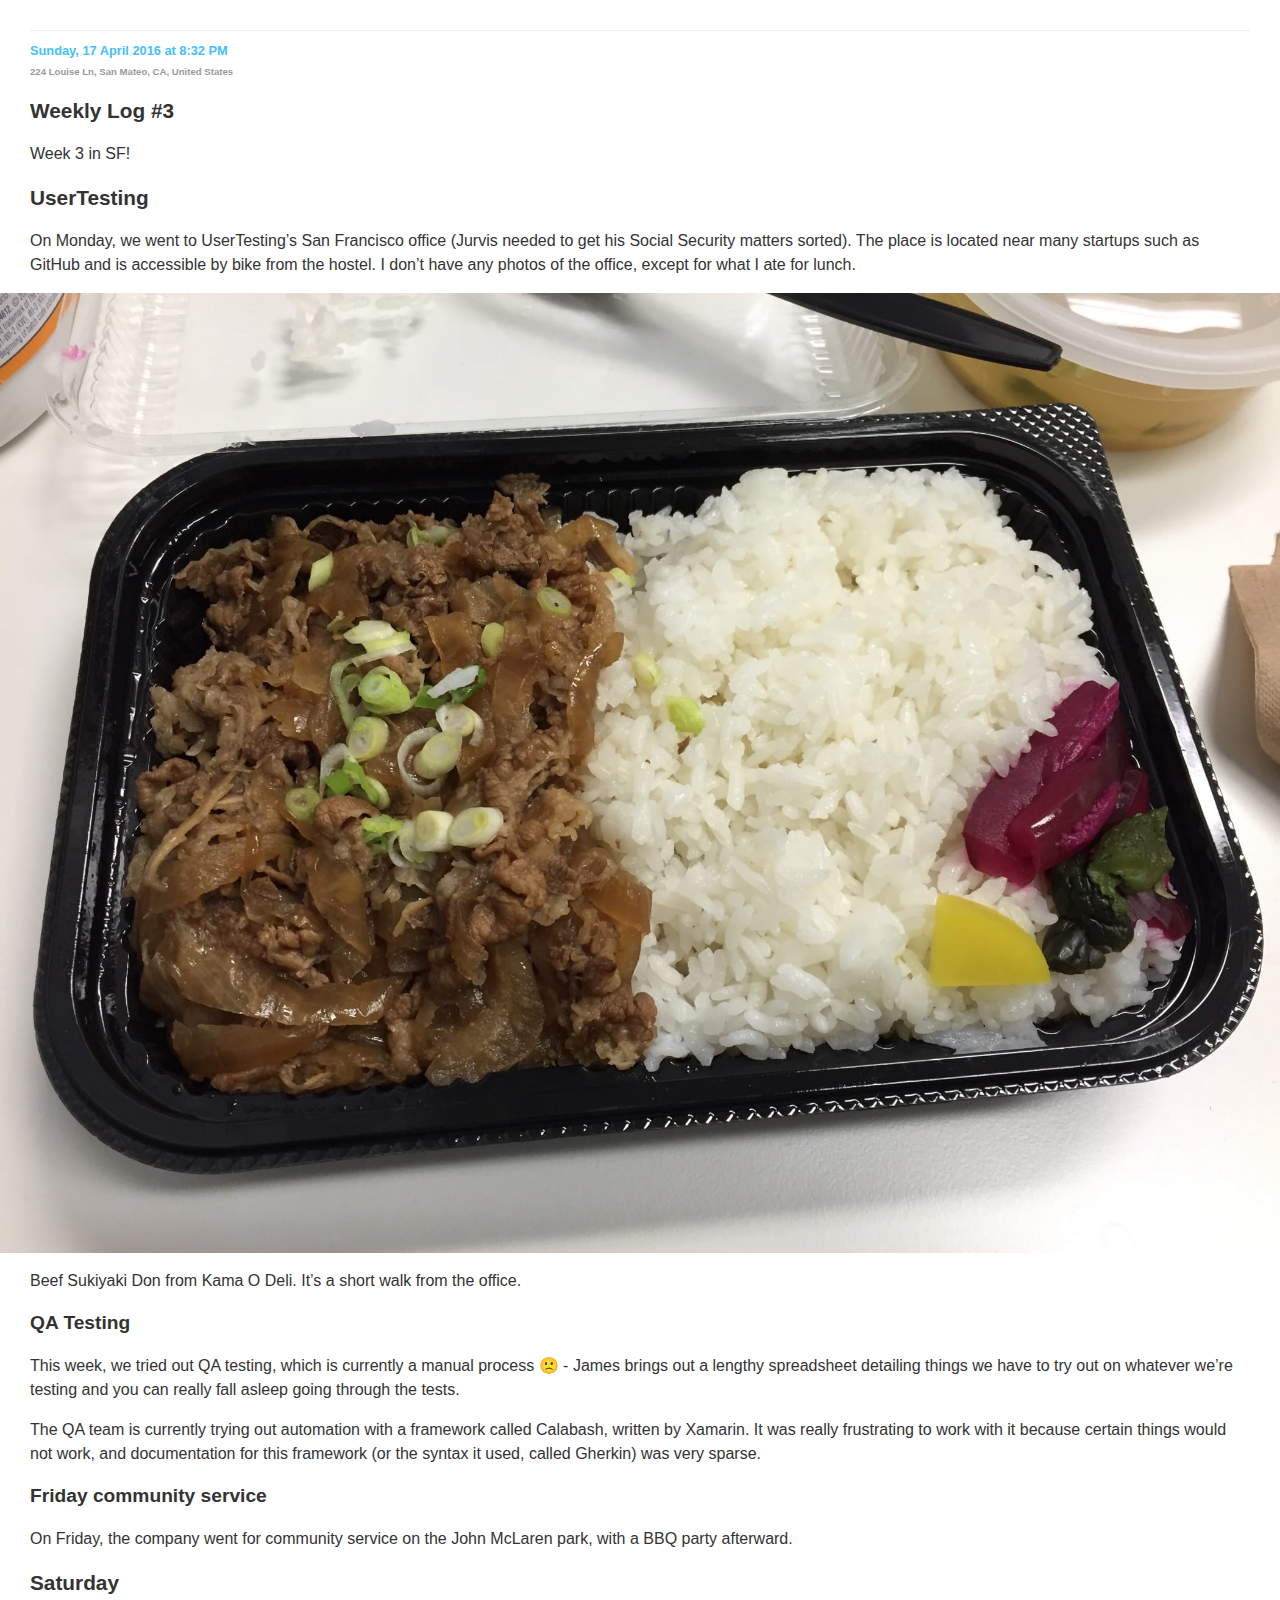
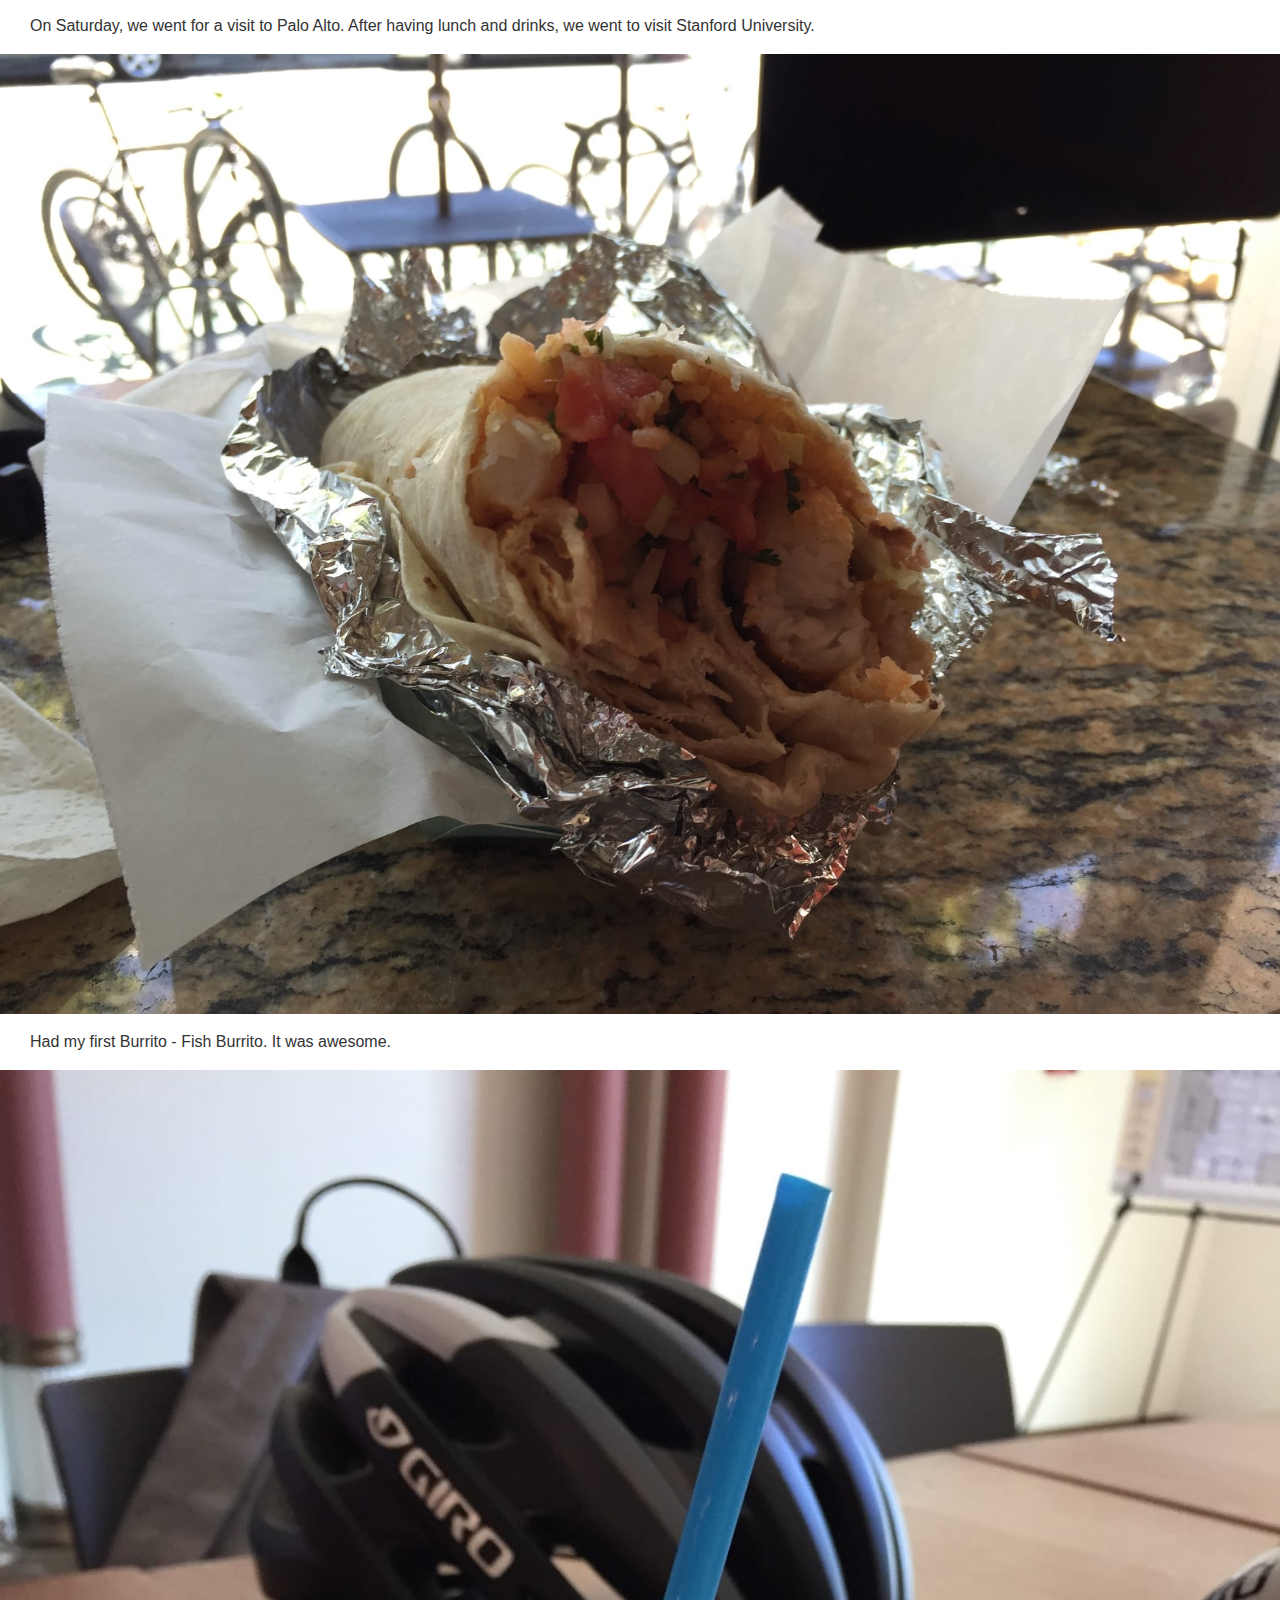
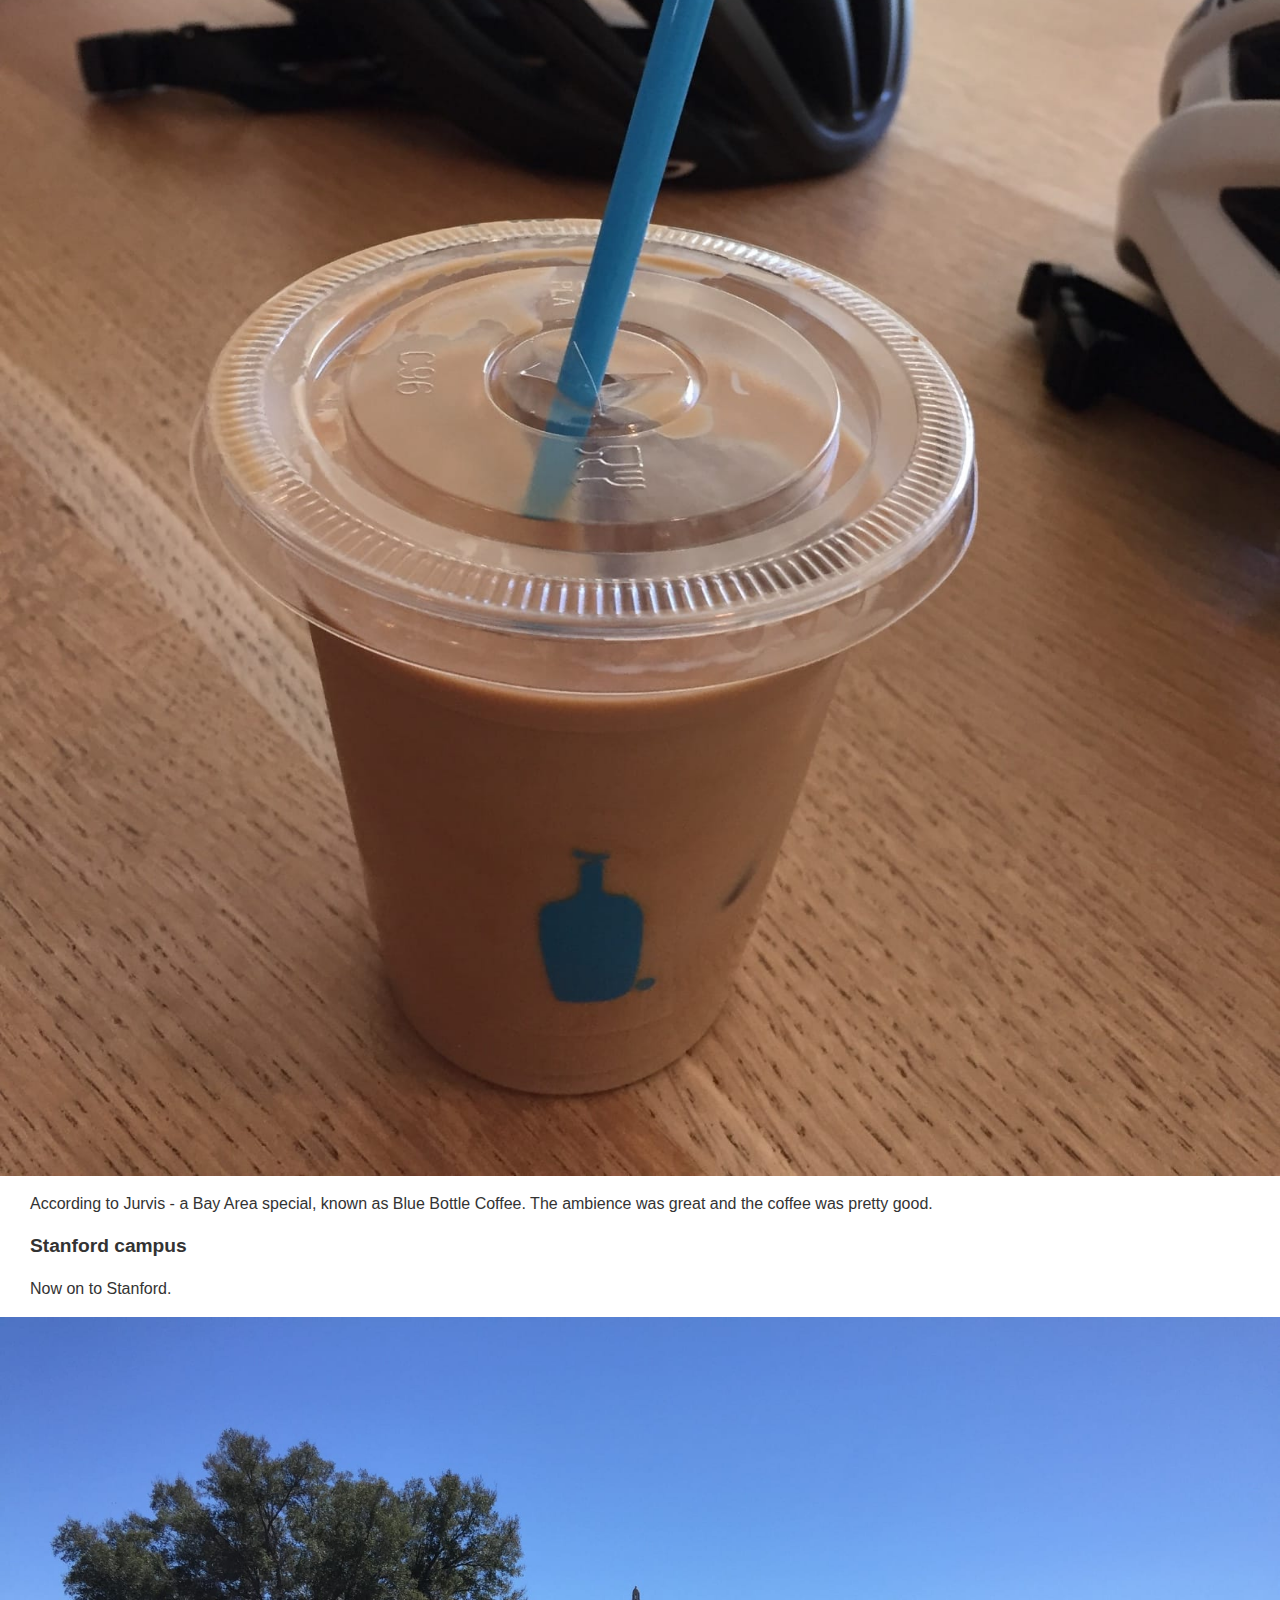
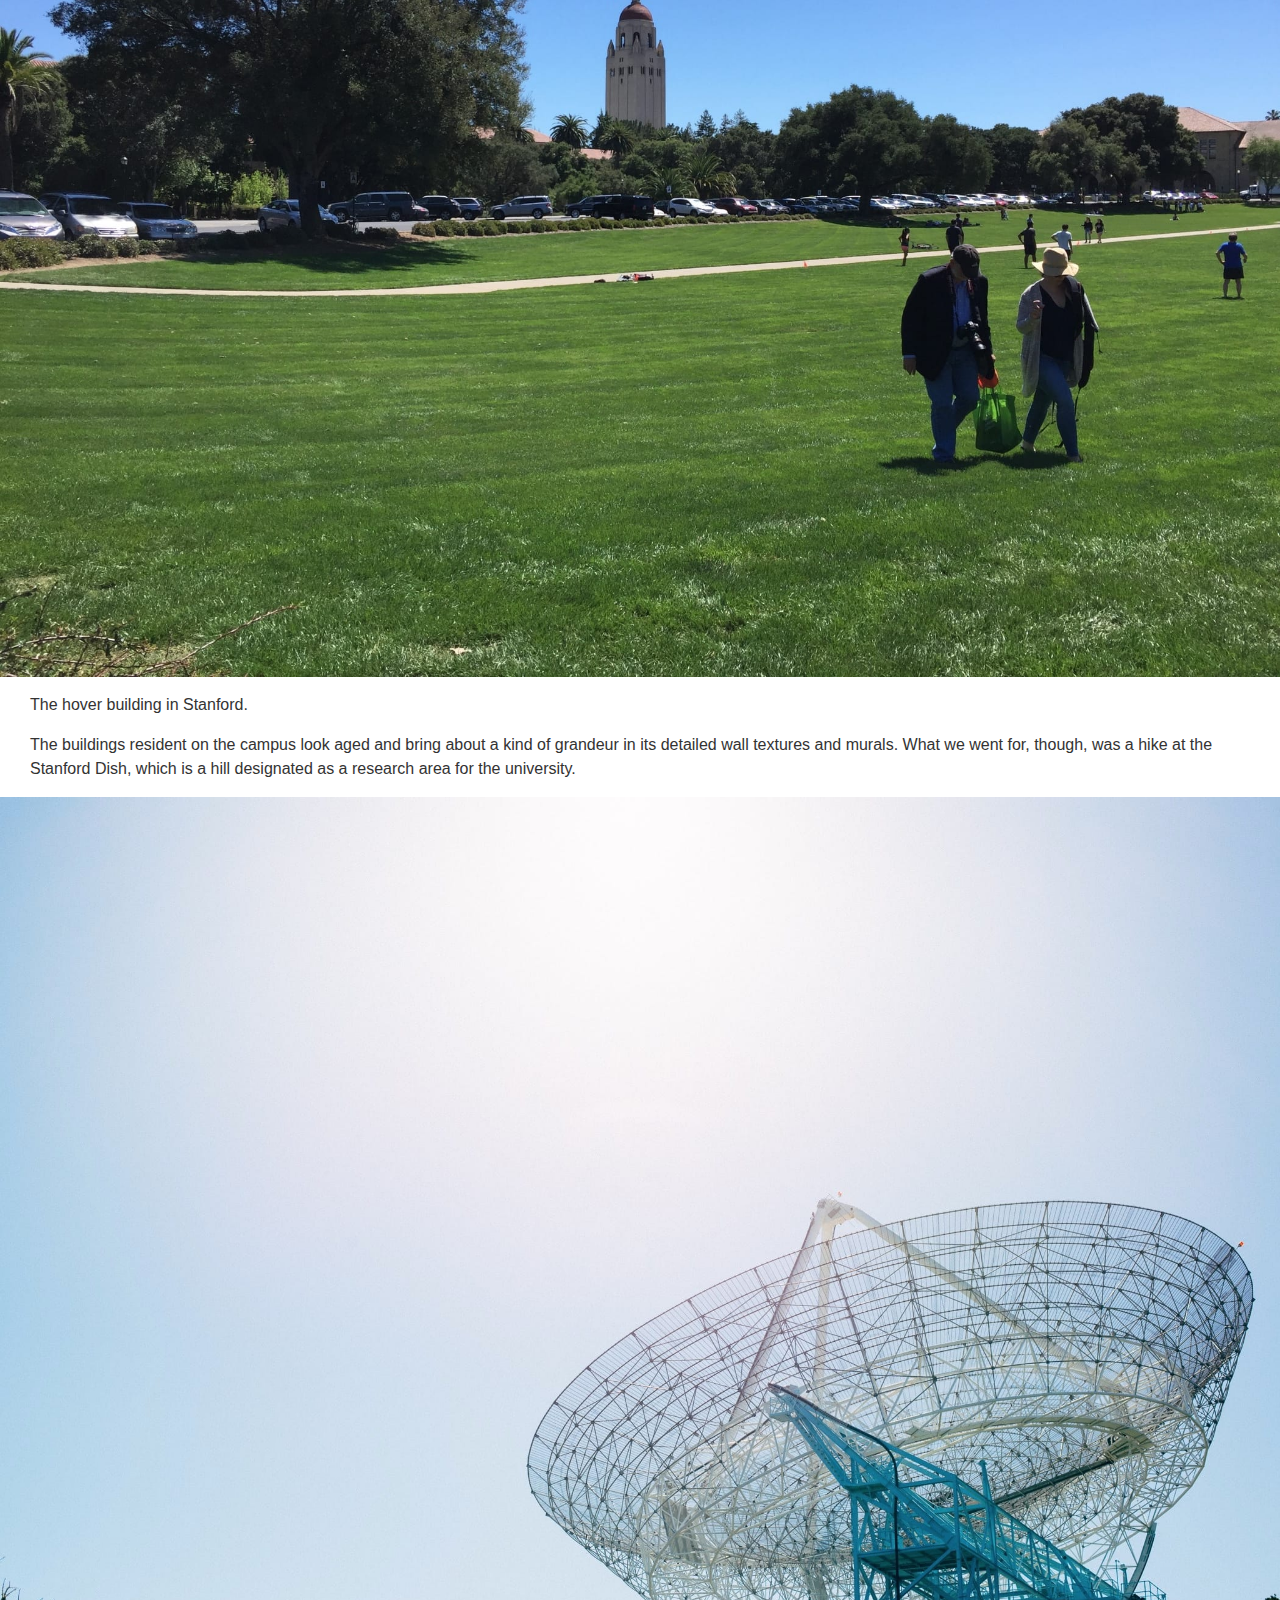
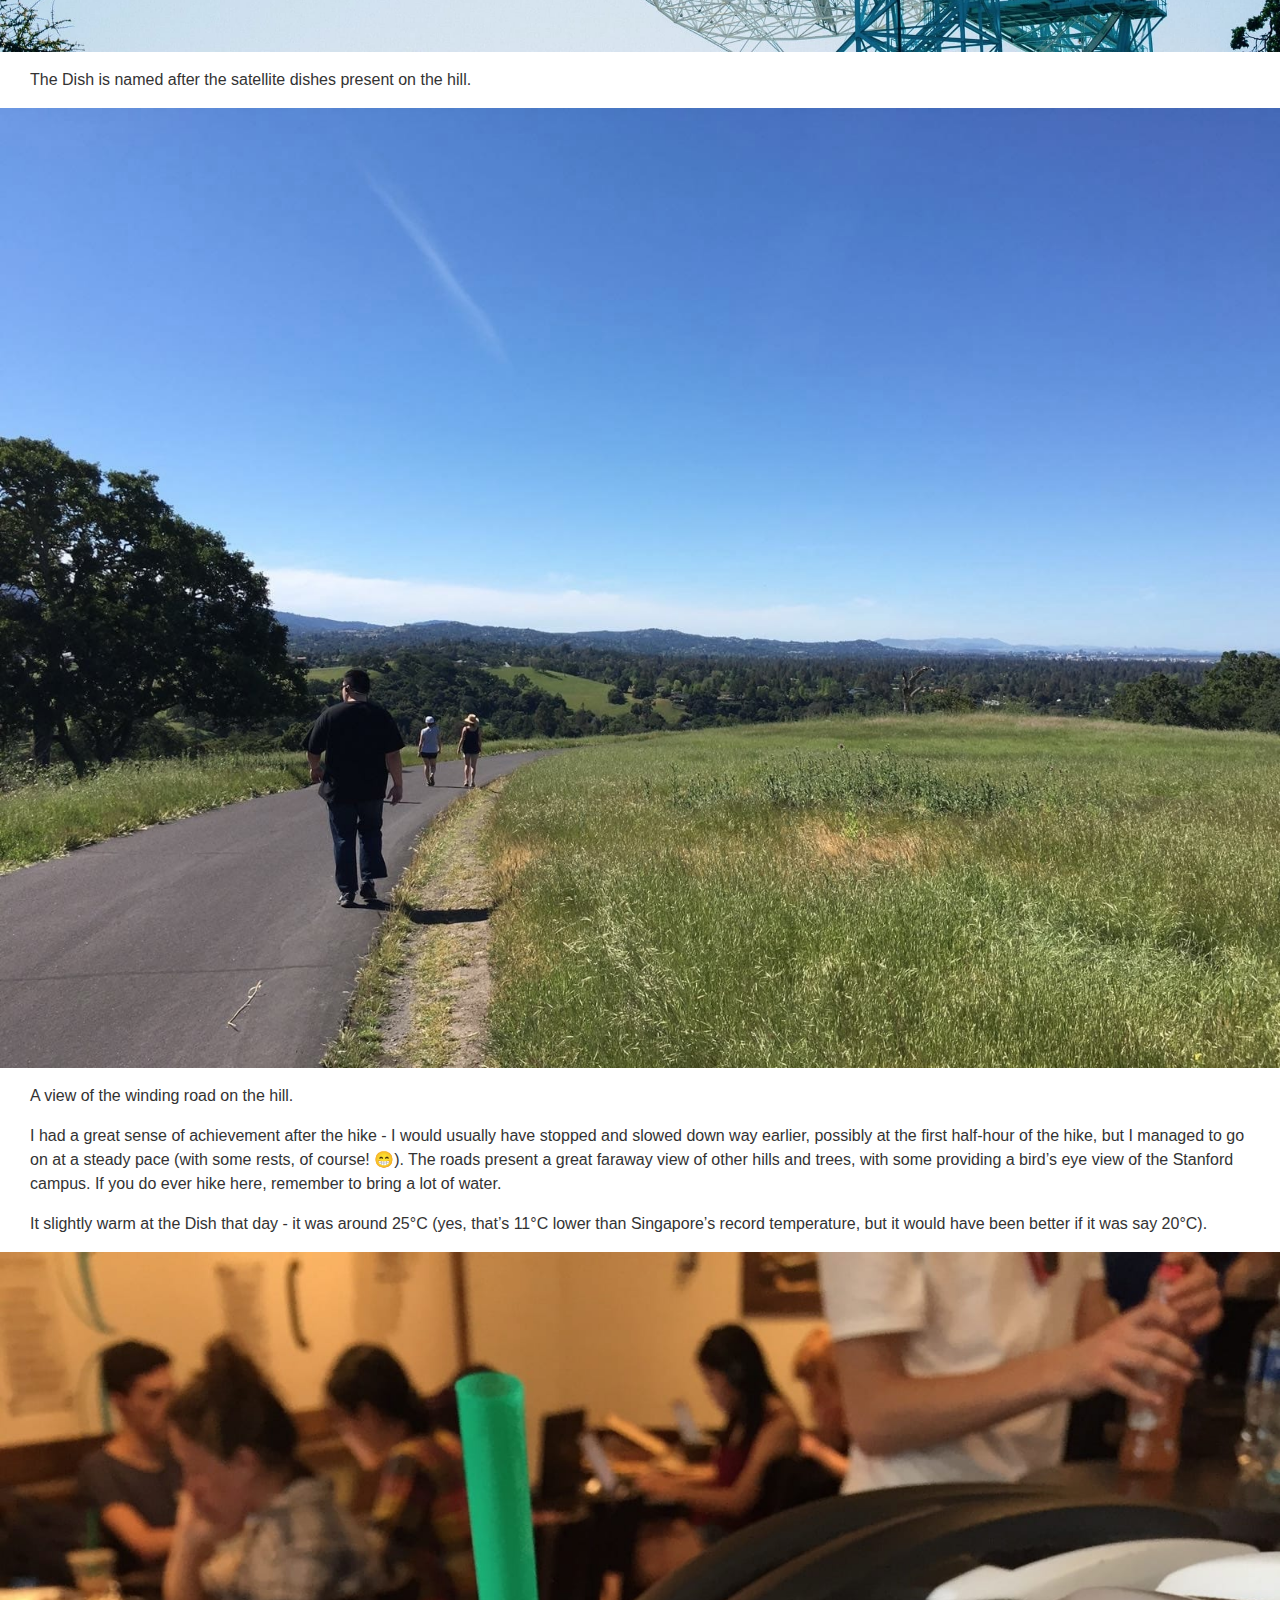
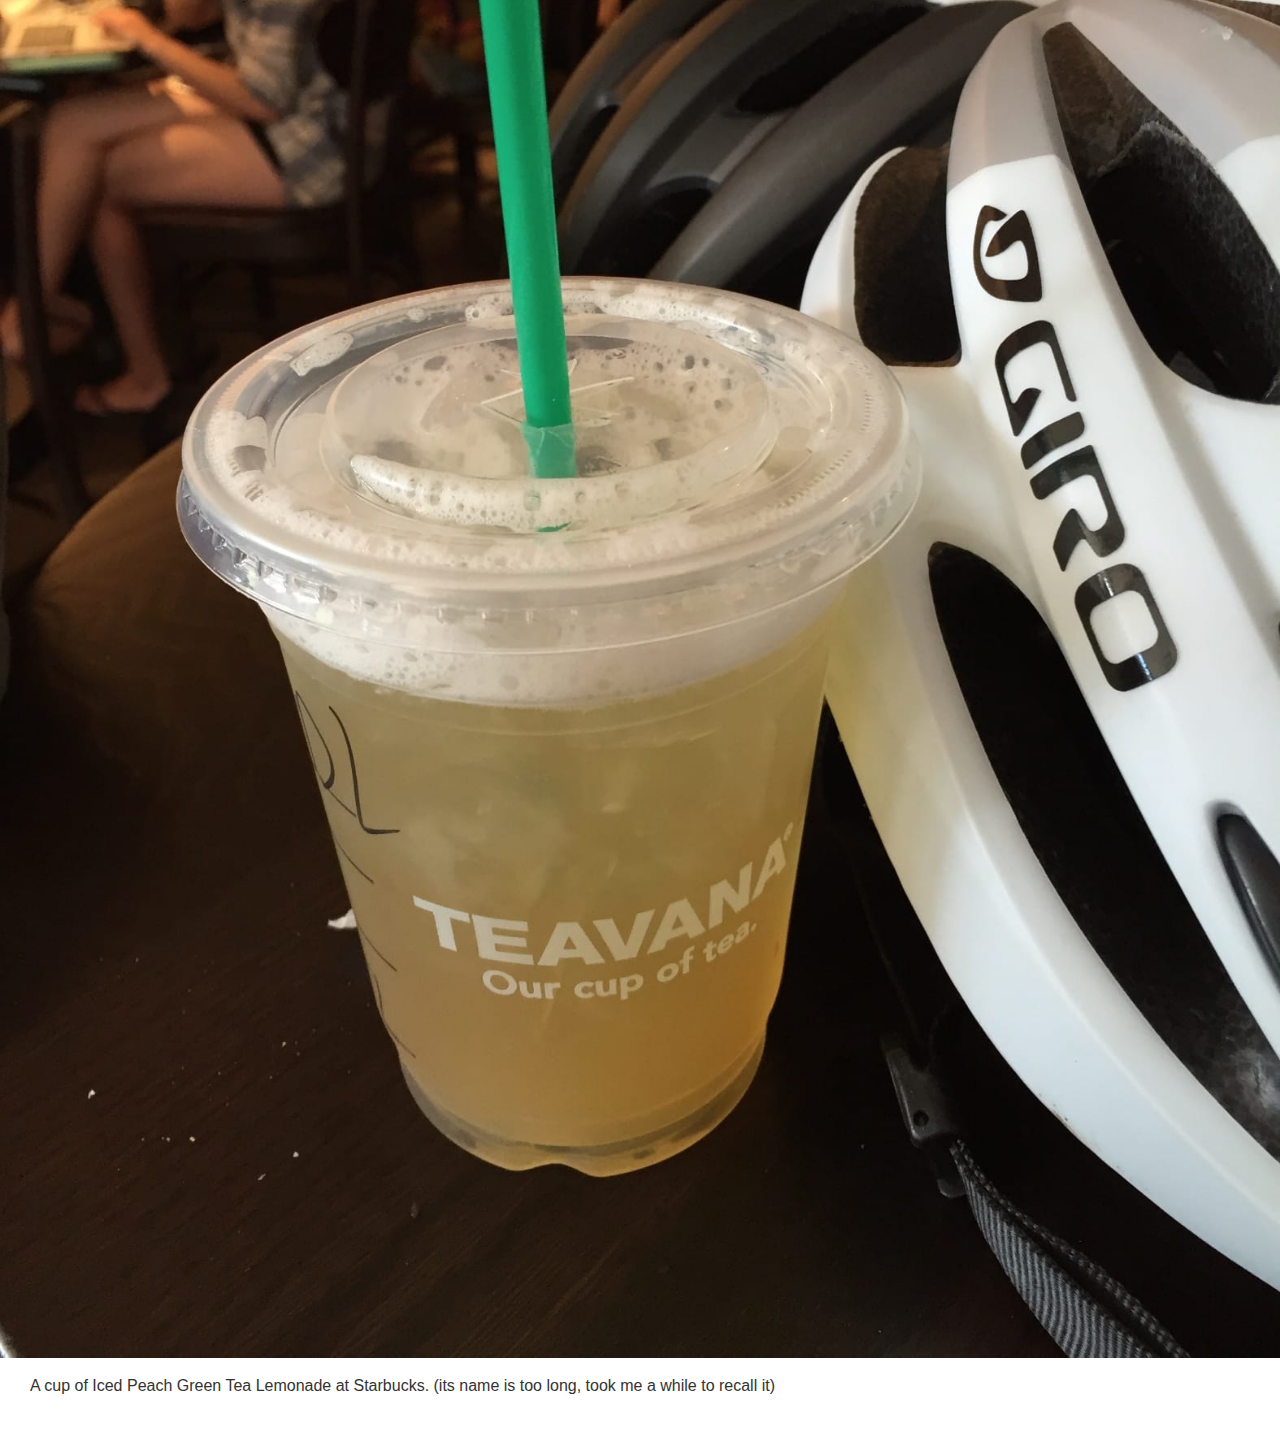
<file: blogs/3/Journal.html>
<!DOCTYPE html PUBLIC "-//W3C//DTD HTML 4.01//EN">
<html>

<head>
    <meta charset='UTF-8'>
    <meta name="viewport" content="width=device-width,initial-scale=1">
    <link rel='stylesheet' type='text/css' href='stylesheet.css' />
    <title>Week 3</title>
</head>

<body id='body' dir='auto'>
    <div class='entry' entryUUID='907F674540D8486DB22BC0EC3CFC8231'>
        <a href='dayone2://view?entryId=907F674540D8486DB22BC0EC3CFC8231'><h1 class='date'>Sunday, 17 April 2016 at 8:32 PM</h1></a>
        <div class='location'>224 Louise Ln, San Mateo, CA, United States</div>
        <div dir='auto'>
            <h1>Weekly Log #3</h1>

            <p>Week 3 in SF!</p>

            <h1>UserTesting</h1>

            <p>On Monday, we went to UserTesting’s San Francisco office (Jurvis needed to get his Social Security matters sorted). The place is located near many startups such as GitHub and is accessible by bike from the hostel. I don’t have any photos of
                the office, except for what I ate for lunch.</p>

            <p><img src='photos/e23c4cc56c6b0d95f3180297e660421c.jpeg'></p>

            <p>Beef Sukiyaki Don from Kama O Deli. It’s a short walk from the office.</p>

            <h2>QA Testing</h2>

            <p>This week, we tried out QA testing, which is currently a manual process 🙁 - James brings out a lengthy spreadsheet detailing things we have to try out on whatever we’re testing and you can really fall asleep going through the tests.</p>

            <p>The QA team is currently trying out automation with a framework called Calabash, written by Xamarin. It was really frustrating to work with it because certain things would not work, and documentation for this framework (or the syntax it used,
                called Gherkin) was very sparse.</p>

            <h2>Friday community service</h2>

            <p>On Friday, the company went for community service on the John McLaren park, with a BBQ party afterward.</p>

            <h1>Saturday</h1>

            <p>On Saturday, we went for a visit to Palo Alto. After having lunch and drinks, we went to visit Stanford University.</p>

            <p><img src='photos/286127836e7b08d78e0242786cc18c35.jpeg'></p>

            <p>Had my first Burrito - Fish Burrito. It was awesome.</p>

            <p><img src='photos/9724b3d9c8603e7cd7573e73539cb59c.jpeg'></p>

            <p>According to Jurvis - a Bay Area special, known as Blue Bottle Coffee. The ambience was great and the coffee was pretty good.</p>

            <h2>Stanford campus</h2>

            <p>Now on to Stanford.</p>

            <p><img src='photos/2e46780db9847ec1514f47bba25f484c.jpeg'></p>

            <p>The hover building in Stanford.</p>

            <p>The buildings resident on the campus look aged and bring about a kind of grandeur in its detailed wall textures and murals. What we went for, though, was a hike at the Stanford Dish, which is a hill designated as a research area for the university.</p>

            <p><img src='photos/94e5221e4b2e721f7bb490a1e39e5dba.jpeg'></p>

            <p>The Dish is named after the satellite dishes present on the hill.</p>

            <p><img src='photos/a83fabc7b16ed0f6ce9daab814d79fe0.jpeg'></p>

            <p>A view of the winding road on the hill.</p>

            <p>I had a great sense of achievement after the hike - I would usually have stopped and slowed down way earlier, possibly at the first half-hour of the hike, but I managed to go on at a steady pace (with some rests, of course! 😁). The roads
                present a great faraway view of other hills and trees, with some providing a bird’s eye view of the Stanford campus. If you do ever hike here, remember to bring a lot of water.</p>

            <p>It slightly warm at the Dish that day - it was around 25°C (yes, that’s 11°C lower than Singapore’s record temperature, but it would have been better if it was say 20°C).</p>

            <p><img src='photos/1380a95d7d41050767ab99b4d0340425.jpeg'></p>

            <p>A cup of Iced Peach Green Tea Lemonade at Starbucks. (its name is too long, took me a while to recall it)</p>
        </div>
    </div>
    <script src='javascript.js'></script>
</body>

</html>
</file>
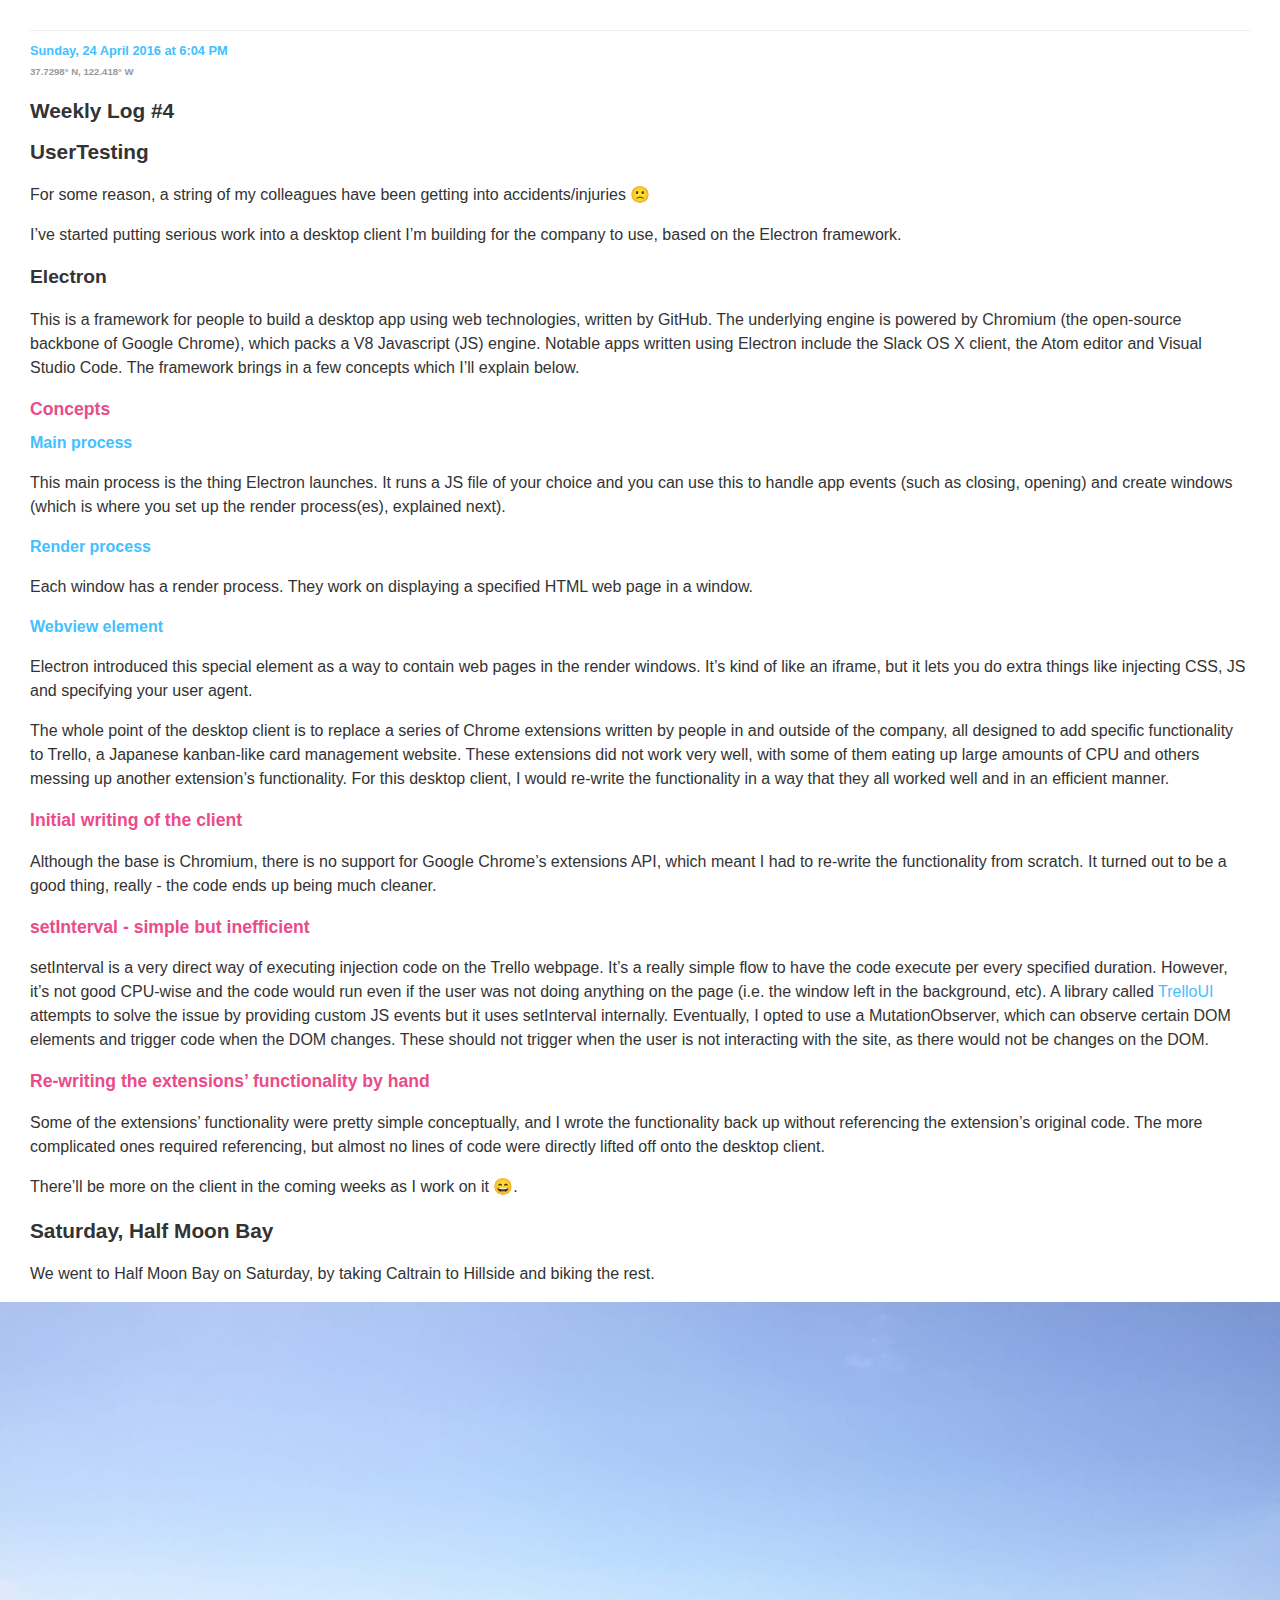
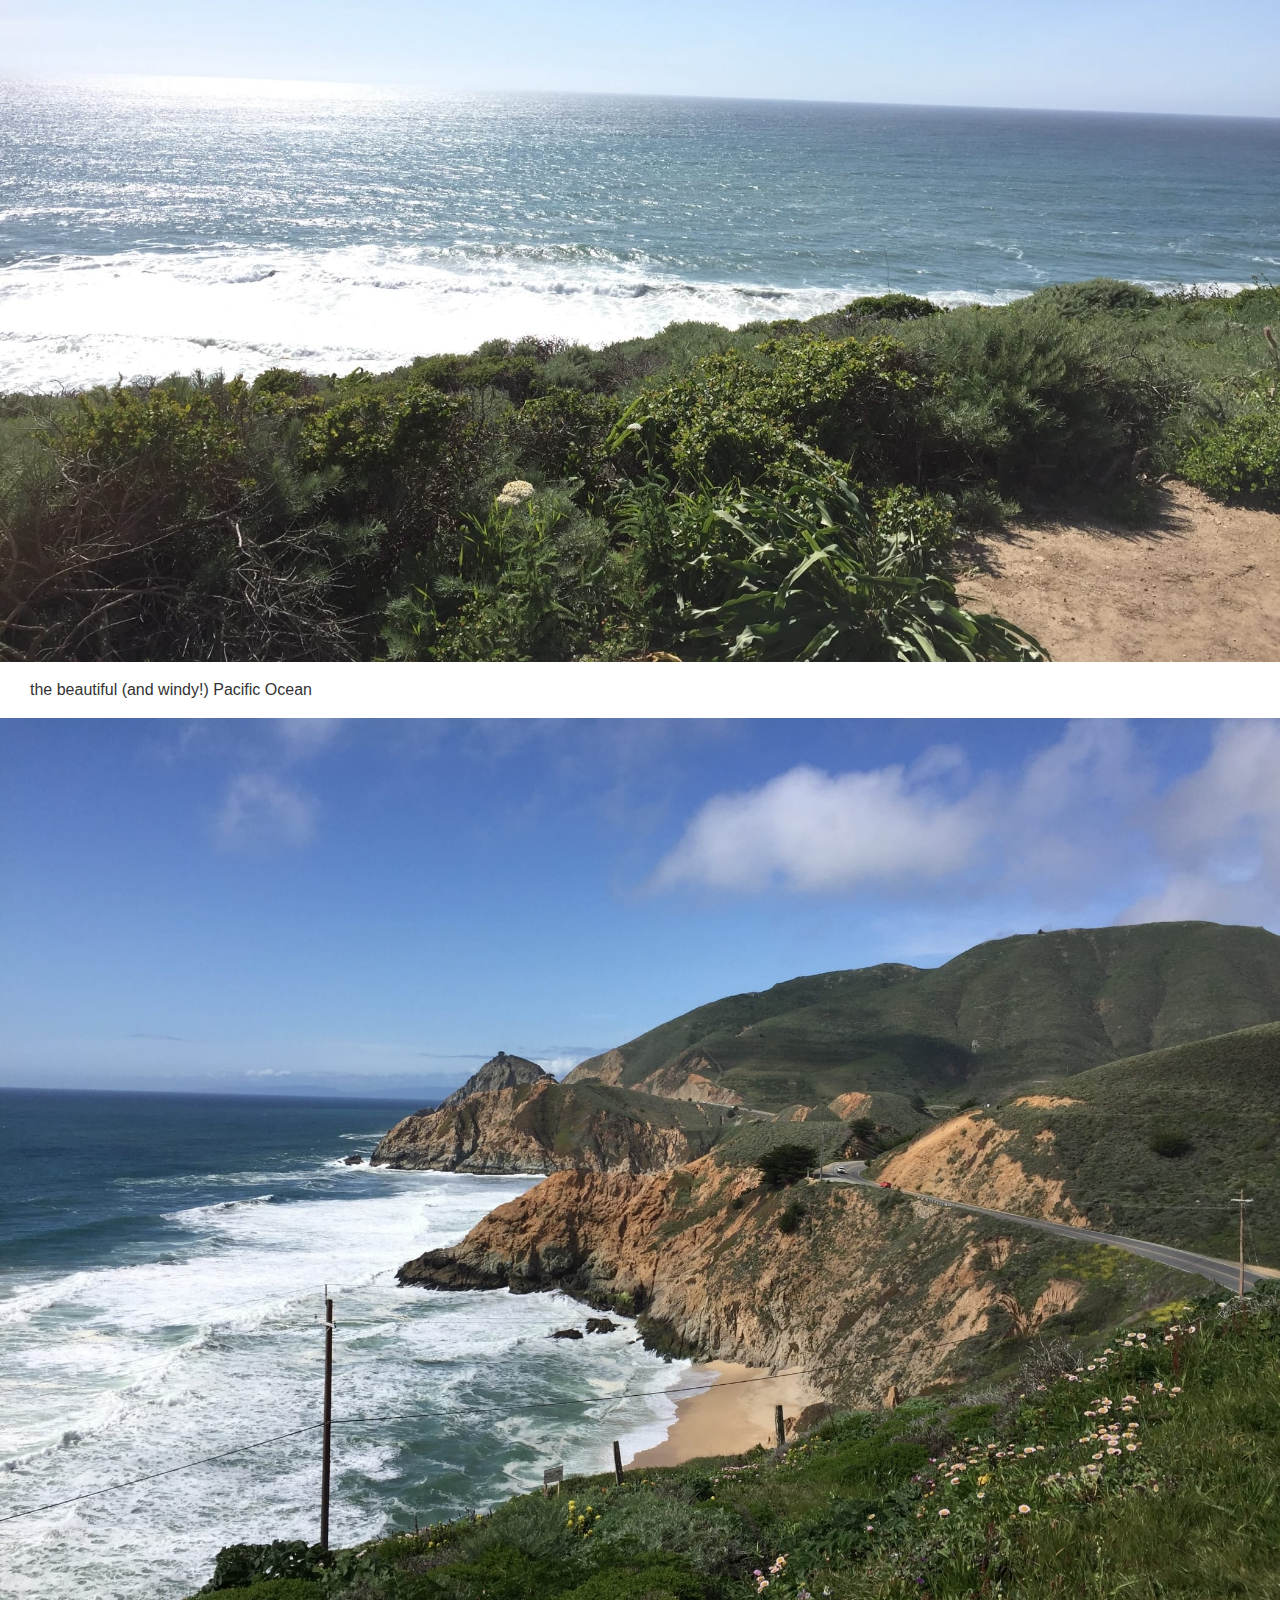
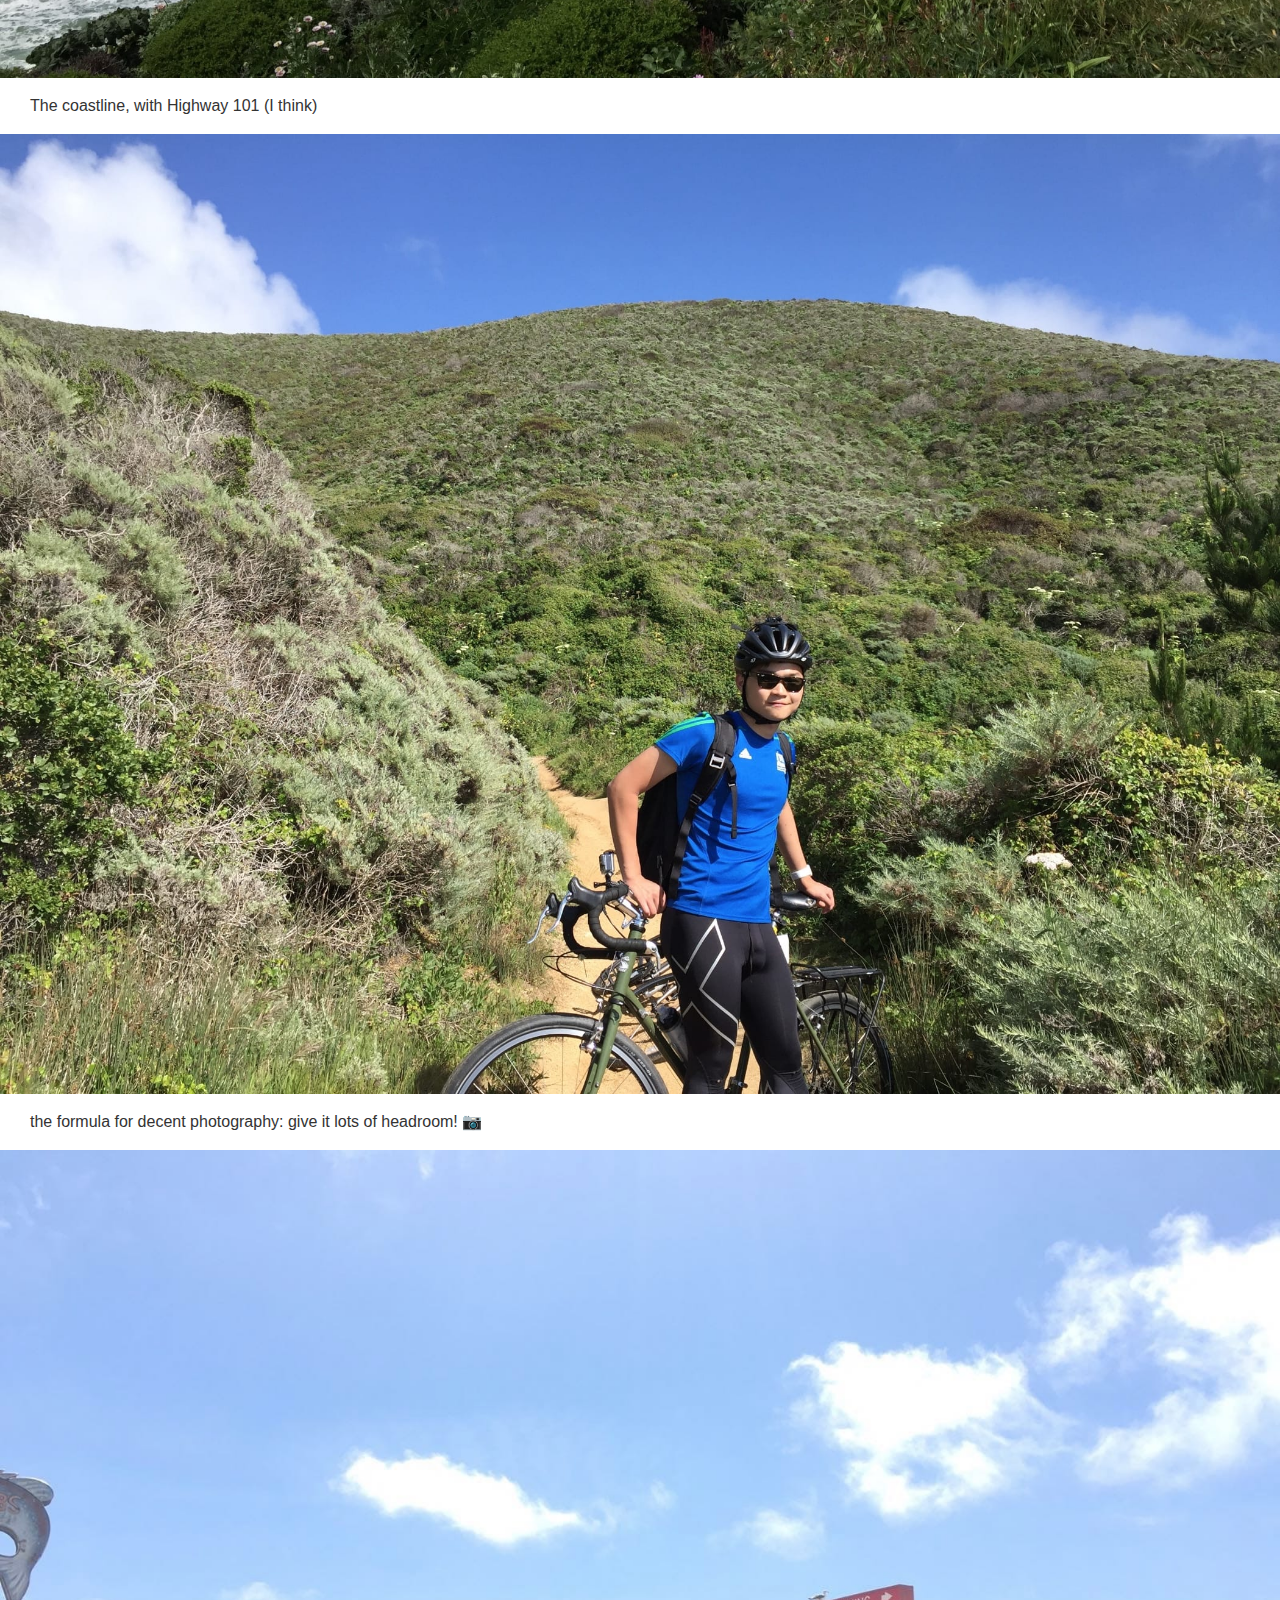
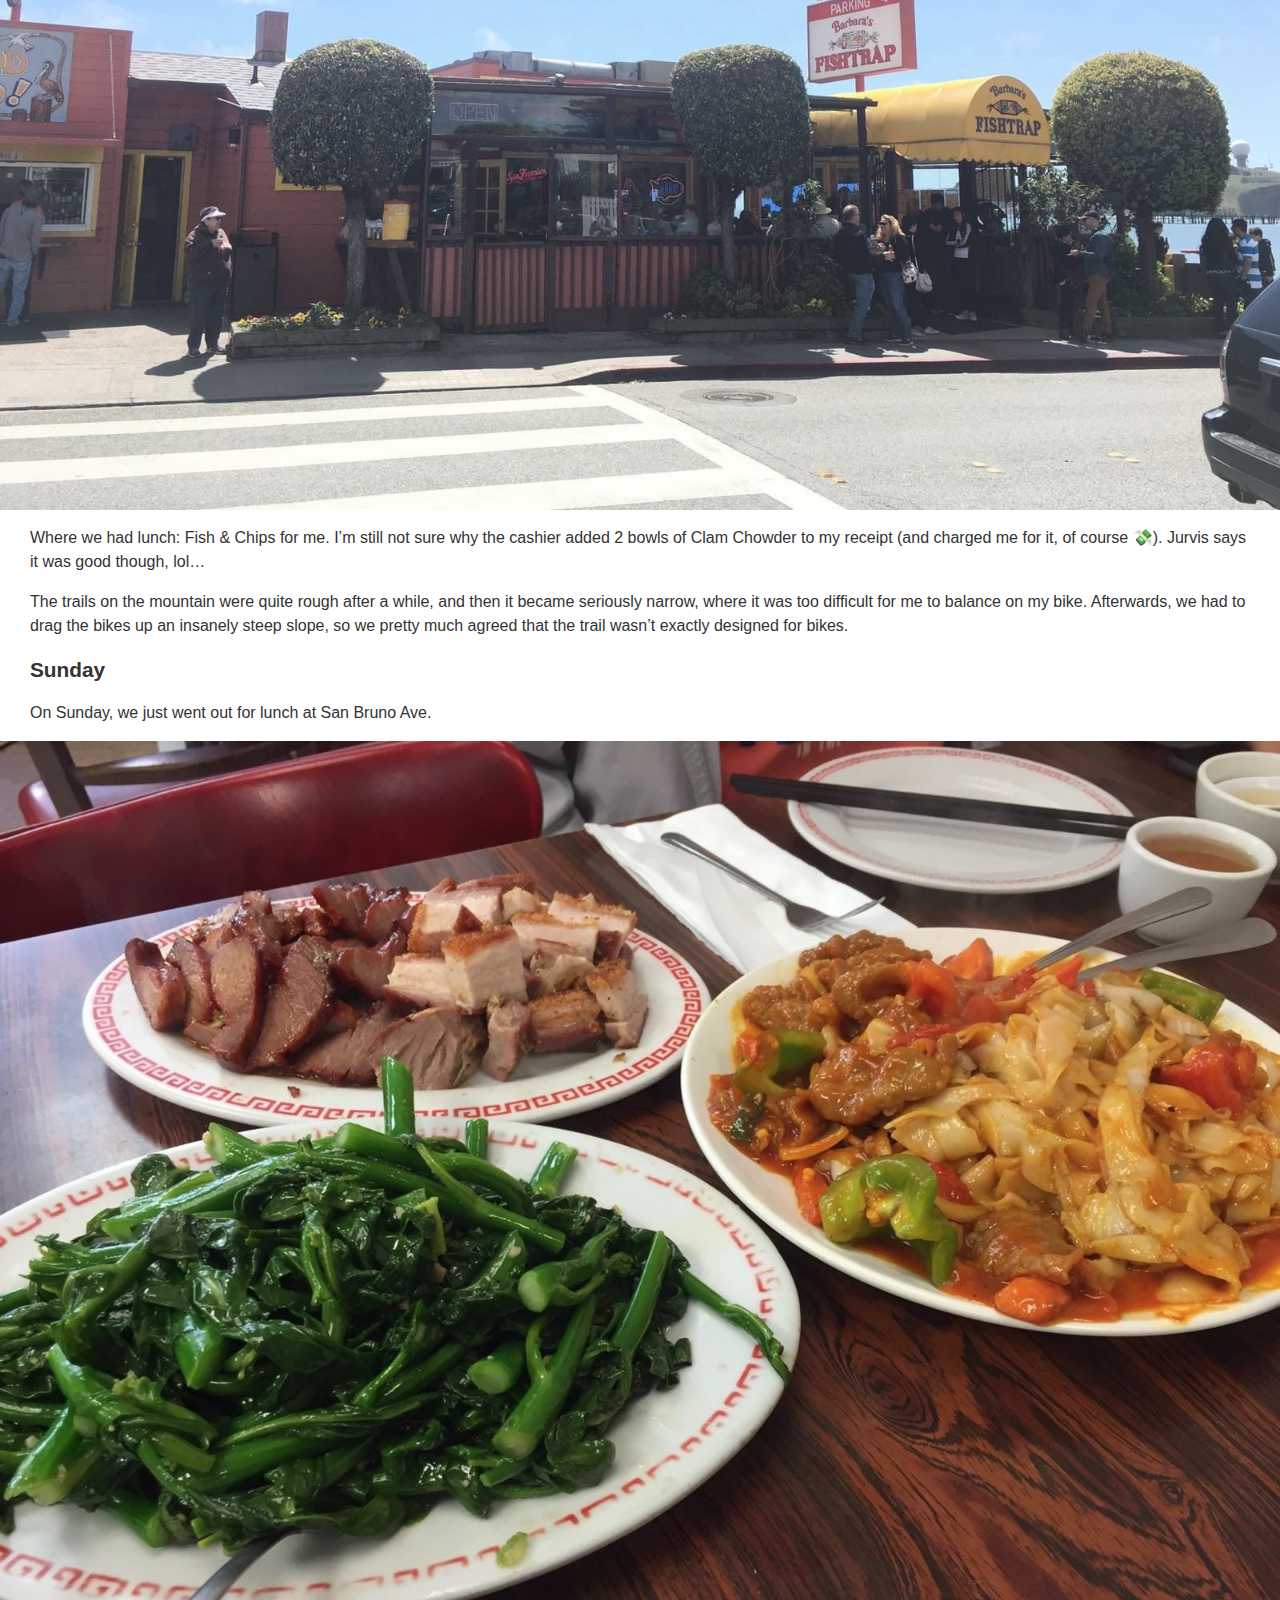
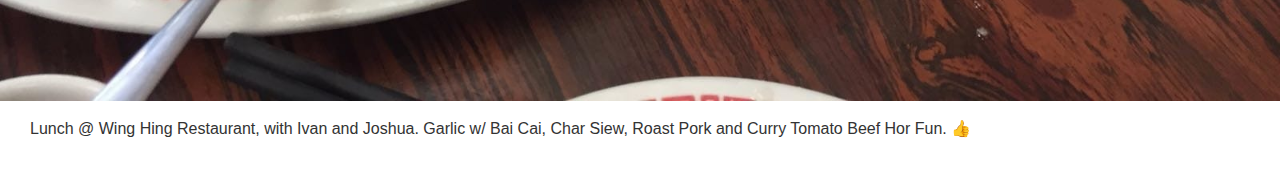
<file: blogs/4/Journal.html>
<!DOCTYPE html PUBLIC "-//W3C//DTD HTML 4.01//EN">
<html>

<head>
    <meta charset='UTF-8'>
    <meta name="viewport" content="width=device-width,initial-scale=1">
    <link rel='stylesheet' type='text/css' href='stylesheet.css' />
    <title>Week 4</title>
</head>

<body id='body' dir='auto'>
    <div class='entry' entryUUID='05A53B24E45046FEA62015EDD392C630'>
        <a href='dayone2://view?entryId=05A53B24E45046FEA62015EDD392C630'><h1 class='date'>Sunday, 24 April 2016 at 6:04 PM</h1></a>
        <div class='location'>37.7298° N, 122.418° W</div>
        <div dir='auto'>
            <h1>Weekly Log #4</h1>

            <h1>UserTesting</h1>

            <p>For some reason, a string of my colleagues have been getting into accidents/injuries 🙁</p>

            <p>I’ve started putting serious work into a desktop client I’m building for the company to use, based on the Electron framework.</p>

            <h2>Electron</h2>

            <p>This is a framework for people to build a desktop app using web technologies, written by GitHub. The underlying engine is powered by Chromium (the open-source backbone of Google Chrome), which packs a V8 Javascript (JS) engine. Notable apps
                written using Electron include the Slack OS X client, the Atom editor and Visual Studio Code. The framework brings in a few concepts which I’ll explain below.</p>

            <h3>Concepts</h3>

            <h4>Main process</h4>

            <p>This main process is the thing Electron launches. It runs a JS file of your choice and you can use this to handle app events (such as closing, opening) and create windows (which is where you set up the render process(es), explained next).</p>

            <h4>Render process</h4>

            <p>Each window has a render process. They work on displaying a specified HTML web page in a window.</p>

            <h4>Webview element</h4>

            <p>Electron introduced this special element as a way to contain web pages in the render windows. It’s kind of like an iframe, but it lets you do extra things like injecting CSS, JS and specifying your user agent.</p>

            <p>The whole point of the desktop client is to replace a series of Chrome extensions written by people in and outside of the company, all designed to add specific functionality to Trello, a Japanese kanban-like card management website. These
                extensions did not work very well, with some of them eating up large amounts of CPU and others messing up another extension’s functionality. For this desktop client, I would re-write the functionality in a way that they all worked well
                and in an efficient manner.</p>

            <h3>Initial writing of the client</h3>

            <p>Although the base is Chromium, there is no support for Google Chrome’s extensions API, which meant I had to re-write the functionality from scratch. It turned out to be a good thing, really - the code ends up being much cleaner.</p>

            <h3>setInterval - simple but inefficient</h3>

            <p>setInterval is a very direct way of executing injection code on the Trello webpage. It’s a really simple flow to have the code execute per every specified duration. However, it’s not good CPU-wise and the code would run even if the user was
                not doing anything on the page (i.e. the window left in the background, etc). A library called <a href="https://github.com/Swader/TrelloUI">TrelloUI</a> attempts to solve the issue by providing custom JS events but it uses setInterval
                internally. Eventually, I opted to use a MutationObserver, which can observe certain DOM elements and trigger code when the DOM changes. These should not trigger when the user is not interacting with the site, as there would not be changes
                on the DOM.</p>

            <h3>Re-writing the extensions’ functionality by hand</h3>

            <p>Some of the extensions’ functionality were pretty simple conceptually, and I wrote the functionality back up without referencing the extension’s original code. The more complicated ones required referencing, but almost no lines of code were
                directly lifted off onto the desktop client.</p>

            <p>There’ll be more on the client in the coming weeks as I work on it 😄.</p>

            <h1>Saturday, Half Moon Bay</h1>

            <p>We went to Half Moon Bay on Saturday, by taking Caltrain to Hillside and biking the rest.</p>

            <p><img src='photos/a258633ab1c66b3c82366bd3866ee845.jpeg'></p>

            <p>the beautiful (and windy!) Pacific Ocean</p>

            <p><img src='photos/2d3e0e31ff45685ccc4698b035802a51.jpeg'></p>

            <p>The coastline, with Highway 101 (I think)</p>

            <p><img src='photos/0a43a5707714bddf157752972e4bad82.jpeg'></p>

            <p>the formula for decent photography: give it lots of headroom! 📷</p>

            <p><img src='photos/a84f4439bb173e97bb727e39d0f80f23.jpeg'></p>

            <p>Where we had lunch: Fish &amp; Chips for me. I’m still not sure why the cashier added 2 bowls of Clam Chowder to my receipt (and charged me for it, of course 💸). Jurvis says it was good though, lol…</p>

            <p>The trails on the mountain were quite rough after a while, and then it became seriously narrow, where it was too difficult for me to balance on my bike. Afterwards, we had to drag the bikes up an insanely steep slope, so we pretty much agreed
                that the trail wasn’t exactly designed for bikes.</p>

            <h1>Sunday</h1>

            <p>On Sunday, we just went out for lunch at San Bruno Ave.</p>

            <p><img src='photos/d6142dff1d782a755deb5c301ab4d921.jpeg'></p>

            <p>Lunch @ Wing Hing Restaurant, with Ivan and Joshua. Garlic w/ Bai Cai, Char Siew, Roast Pork and Curry Tomato Beef Hor Fun. 👍</p>
        </div>
    </div>
    <script src='javascript.js'></script>
</body>

</html>
</file>
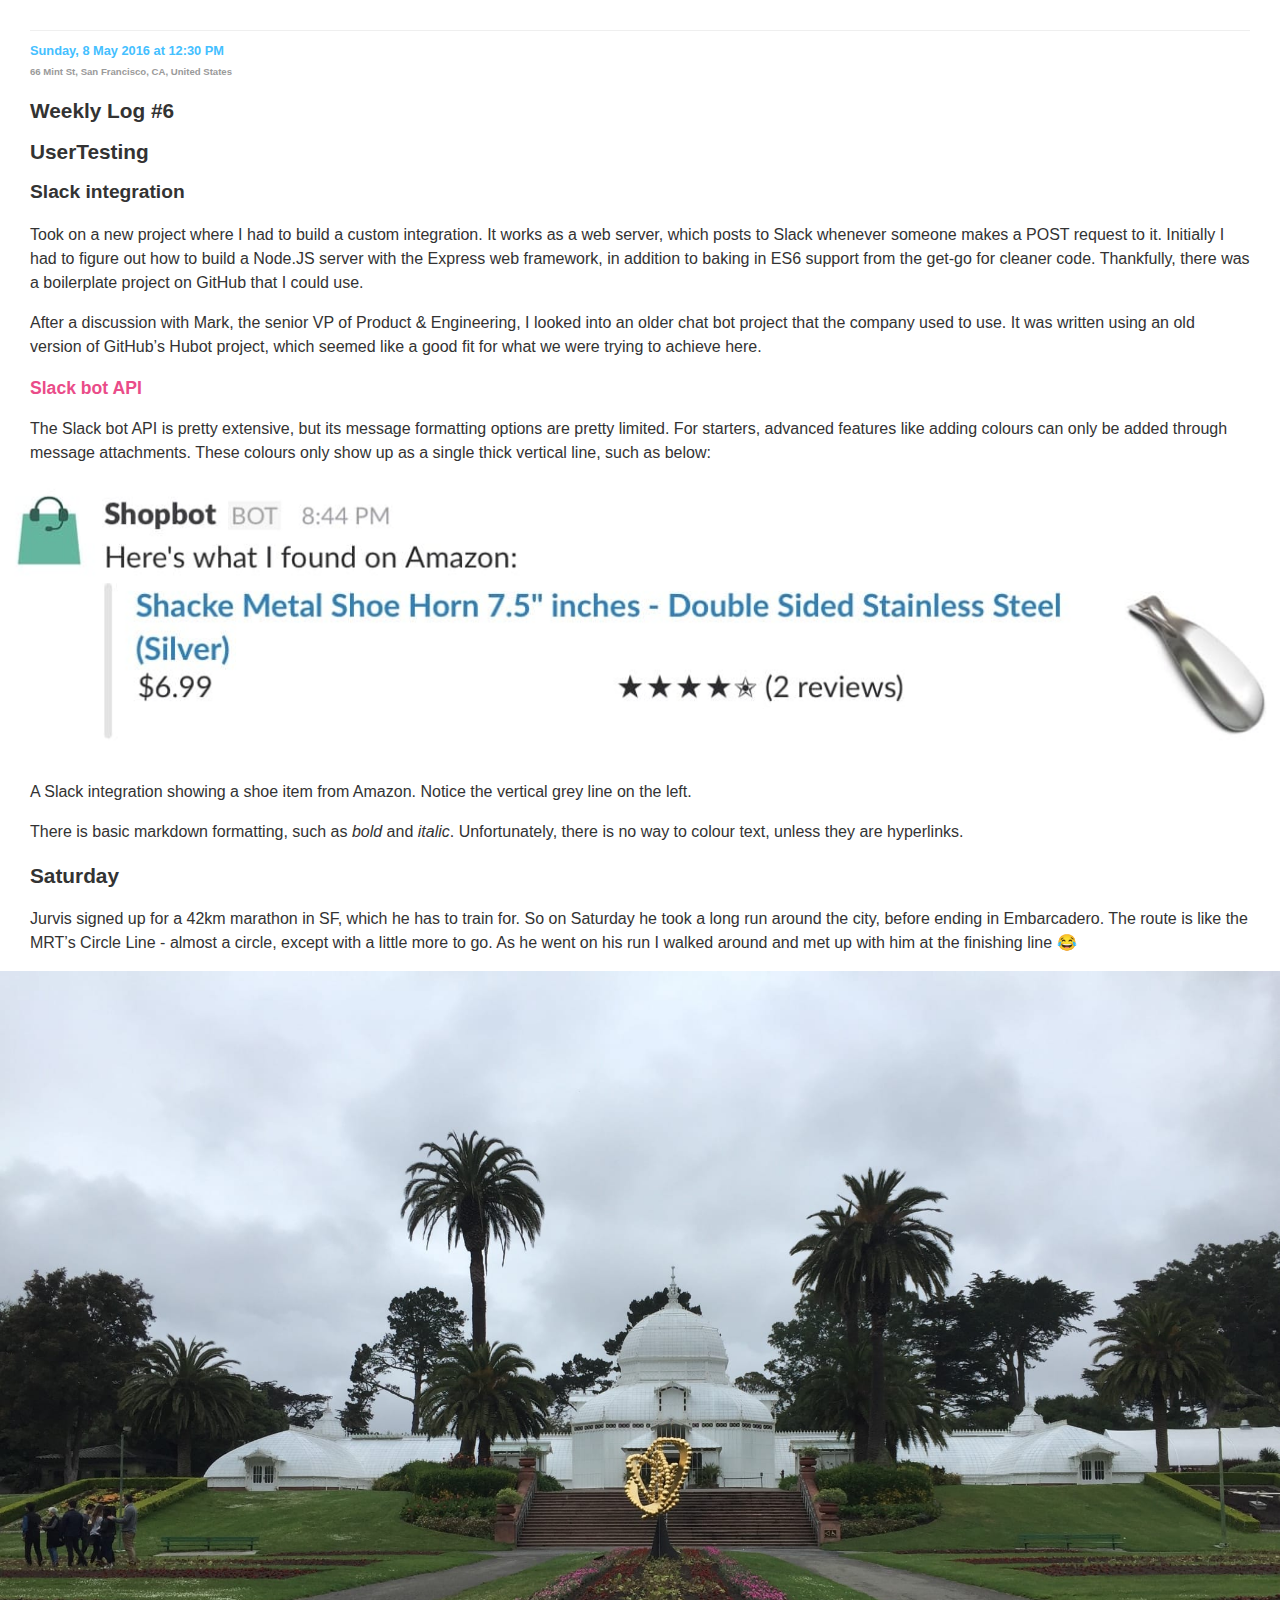
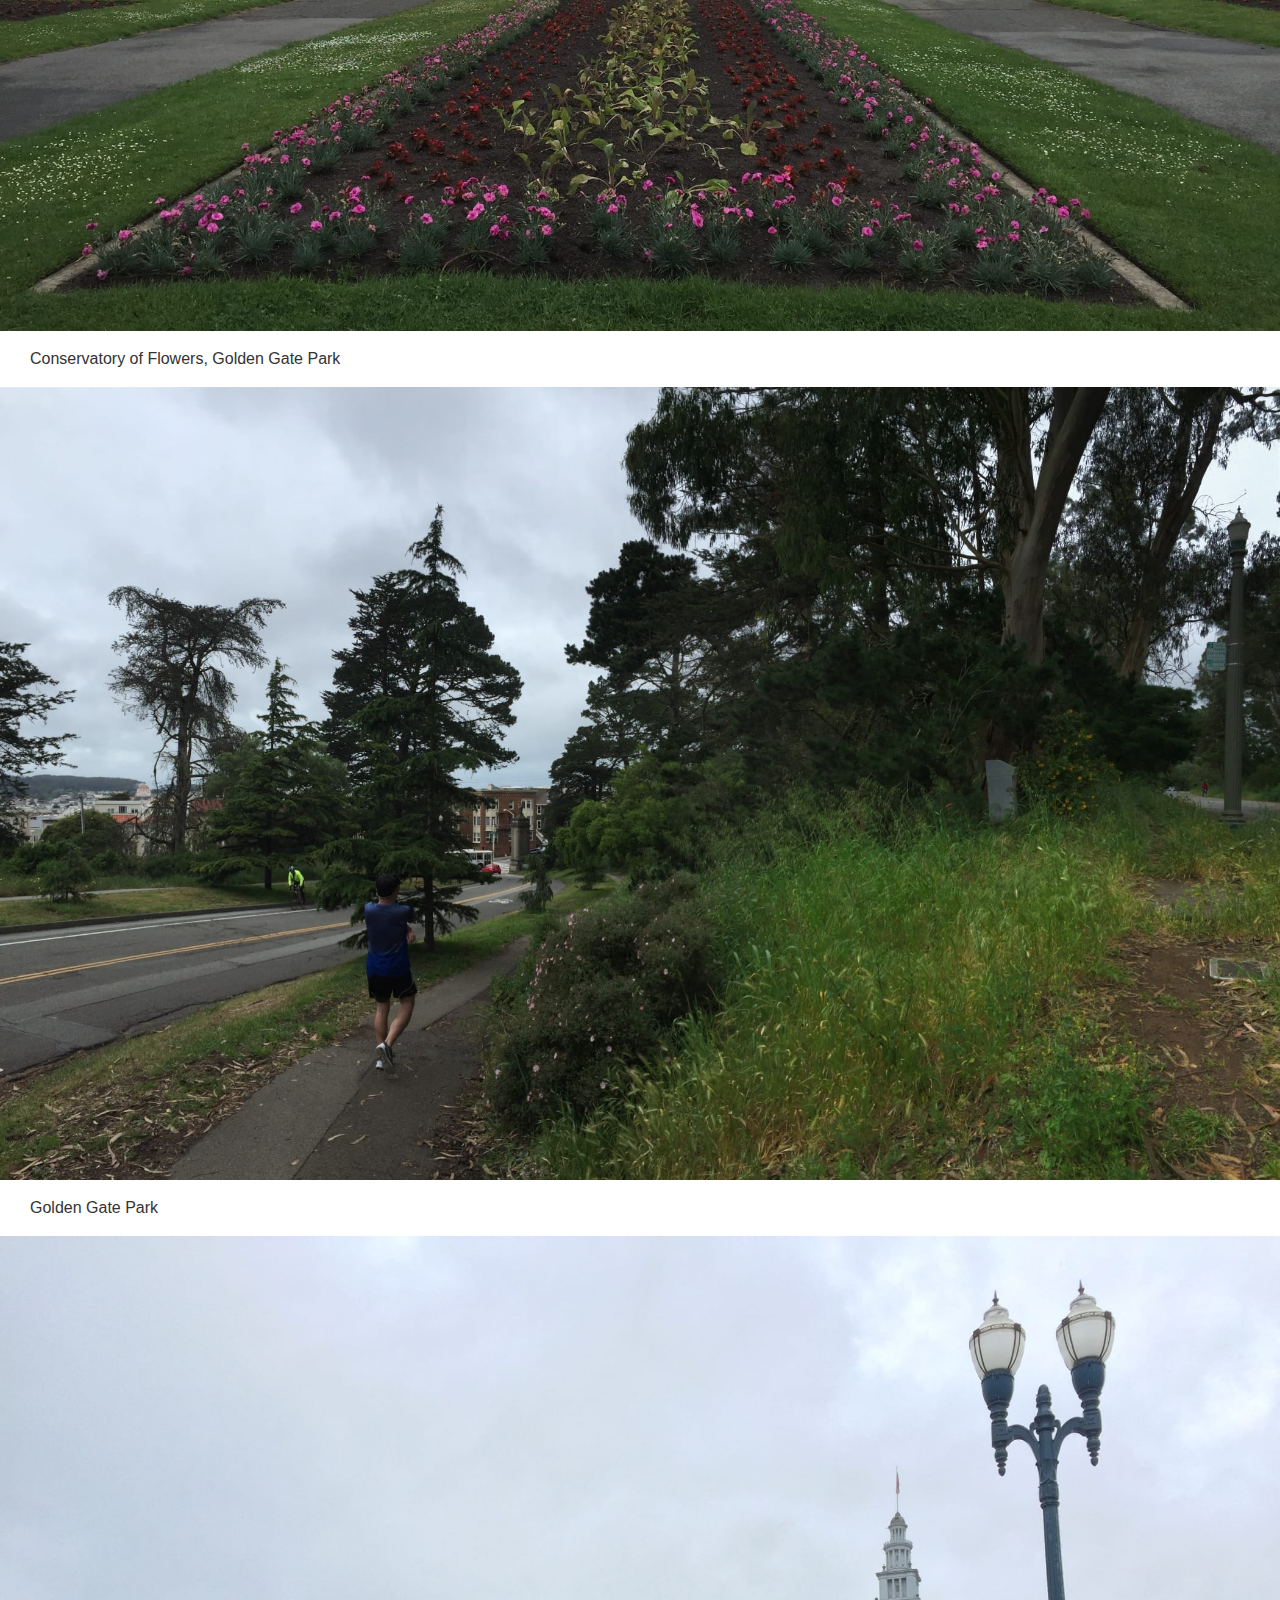
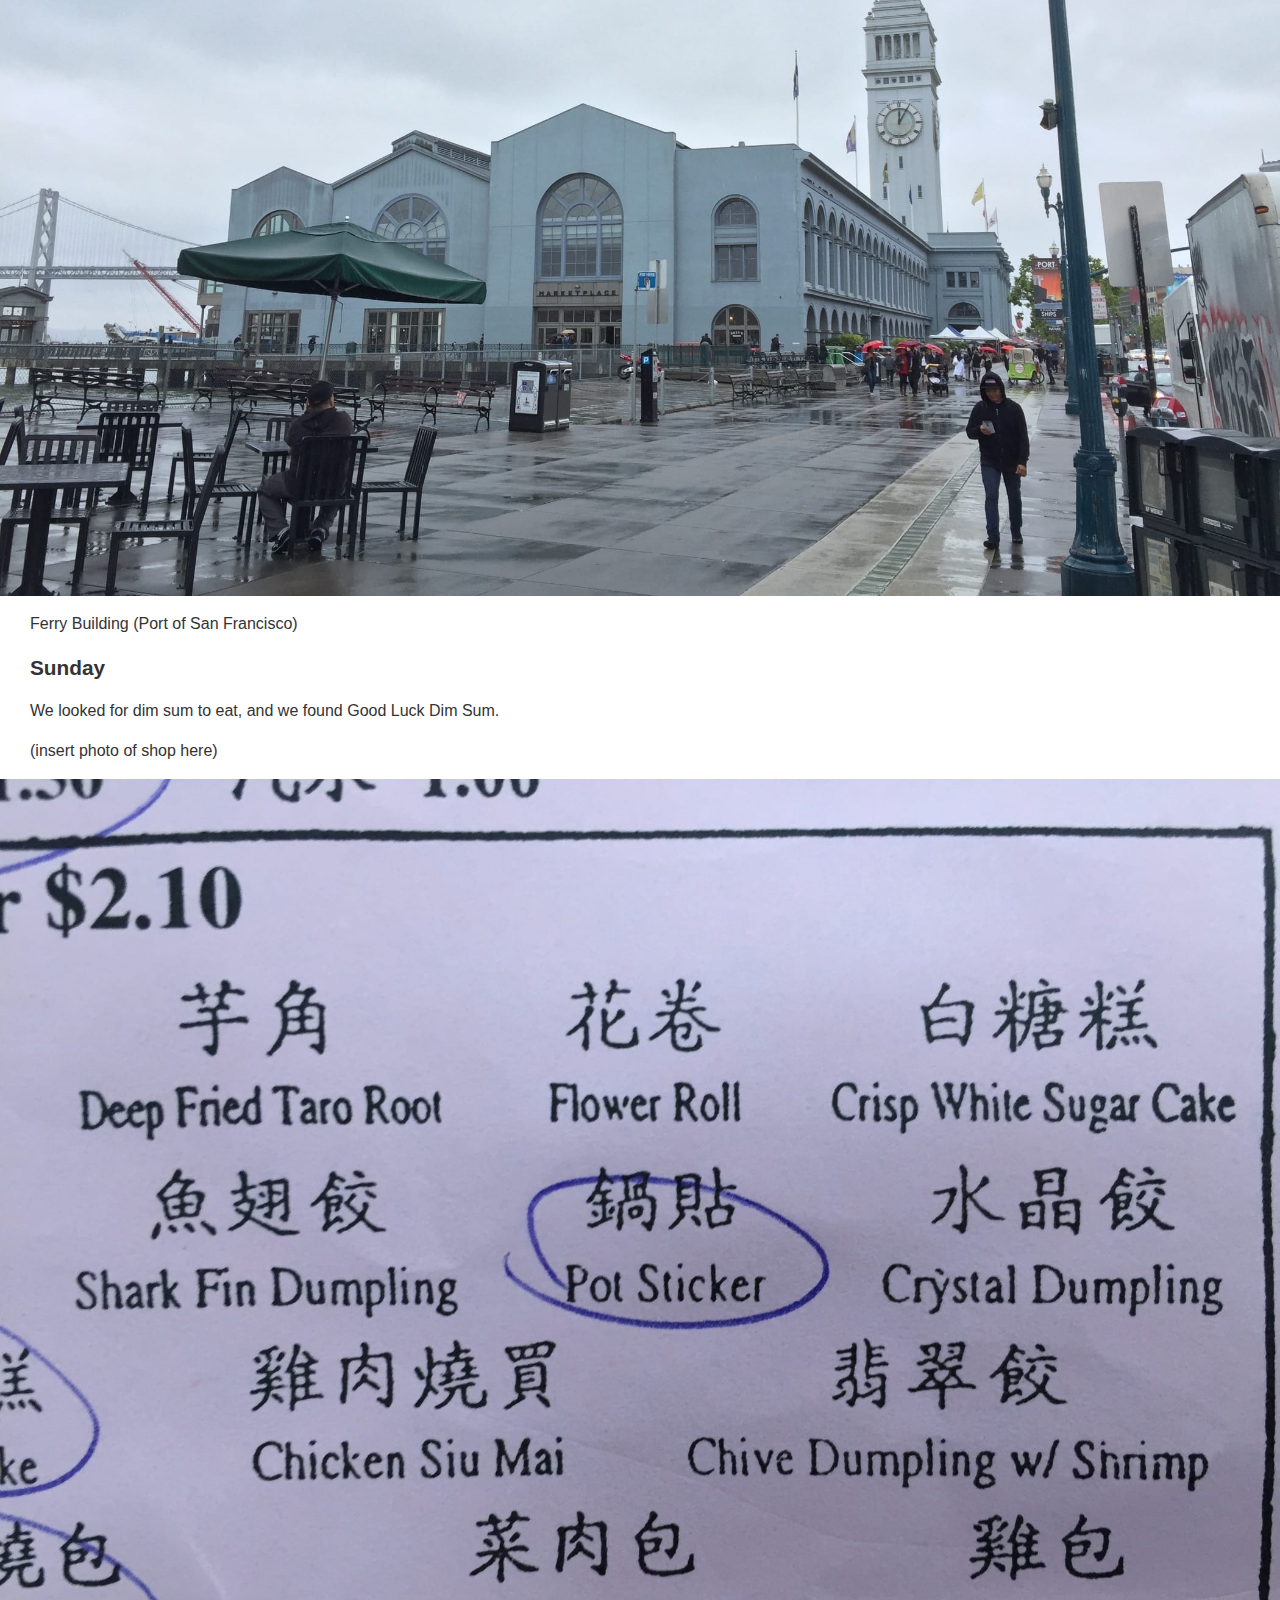
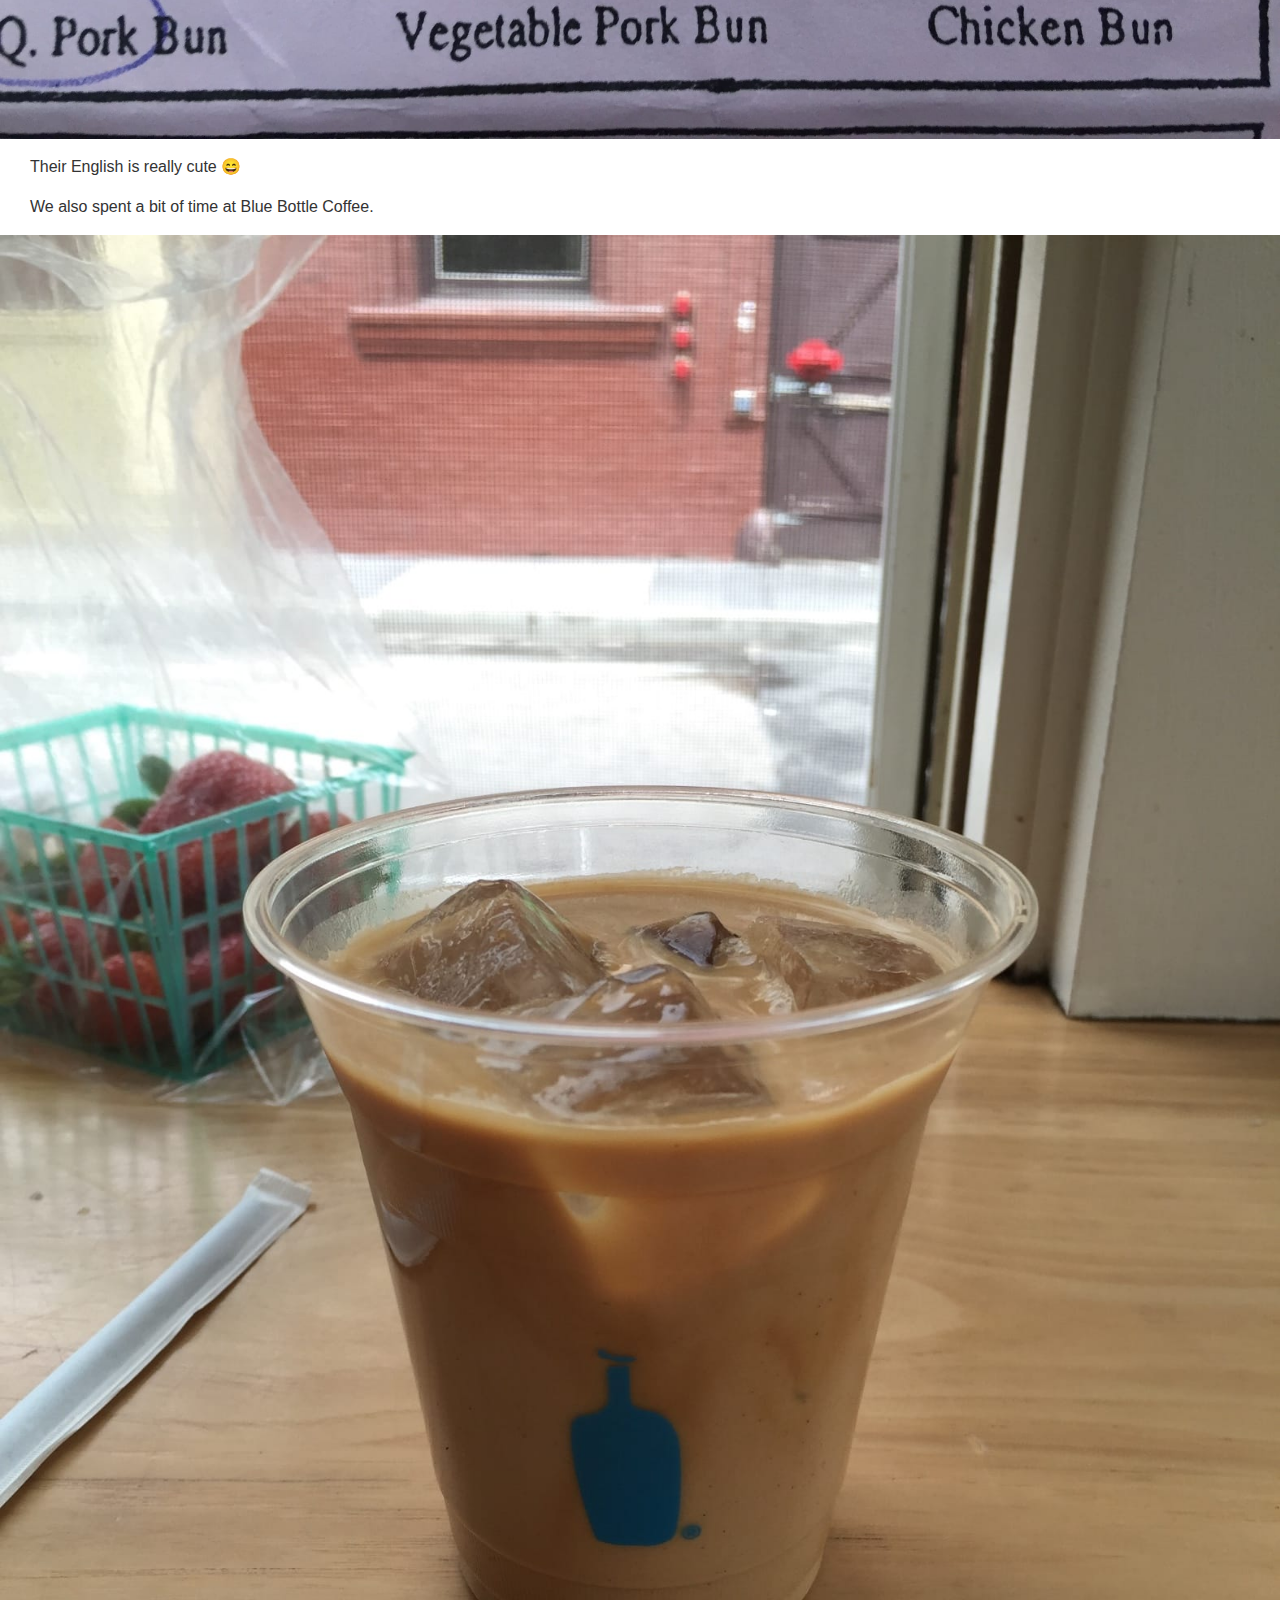
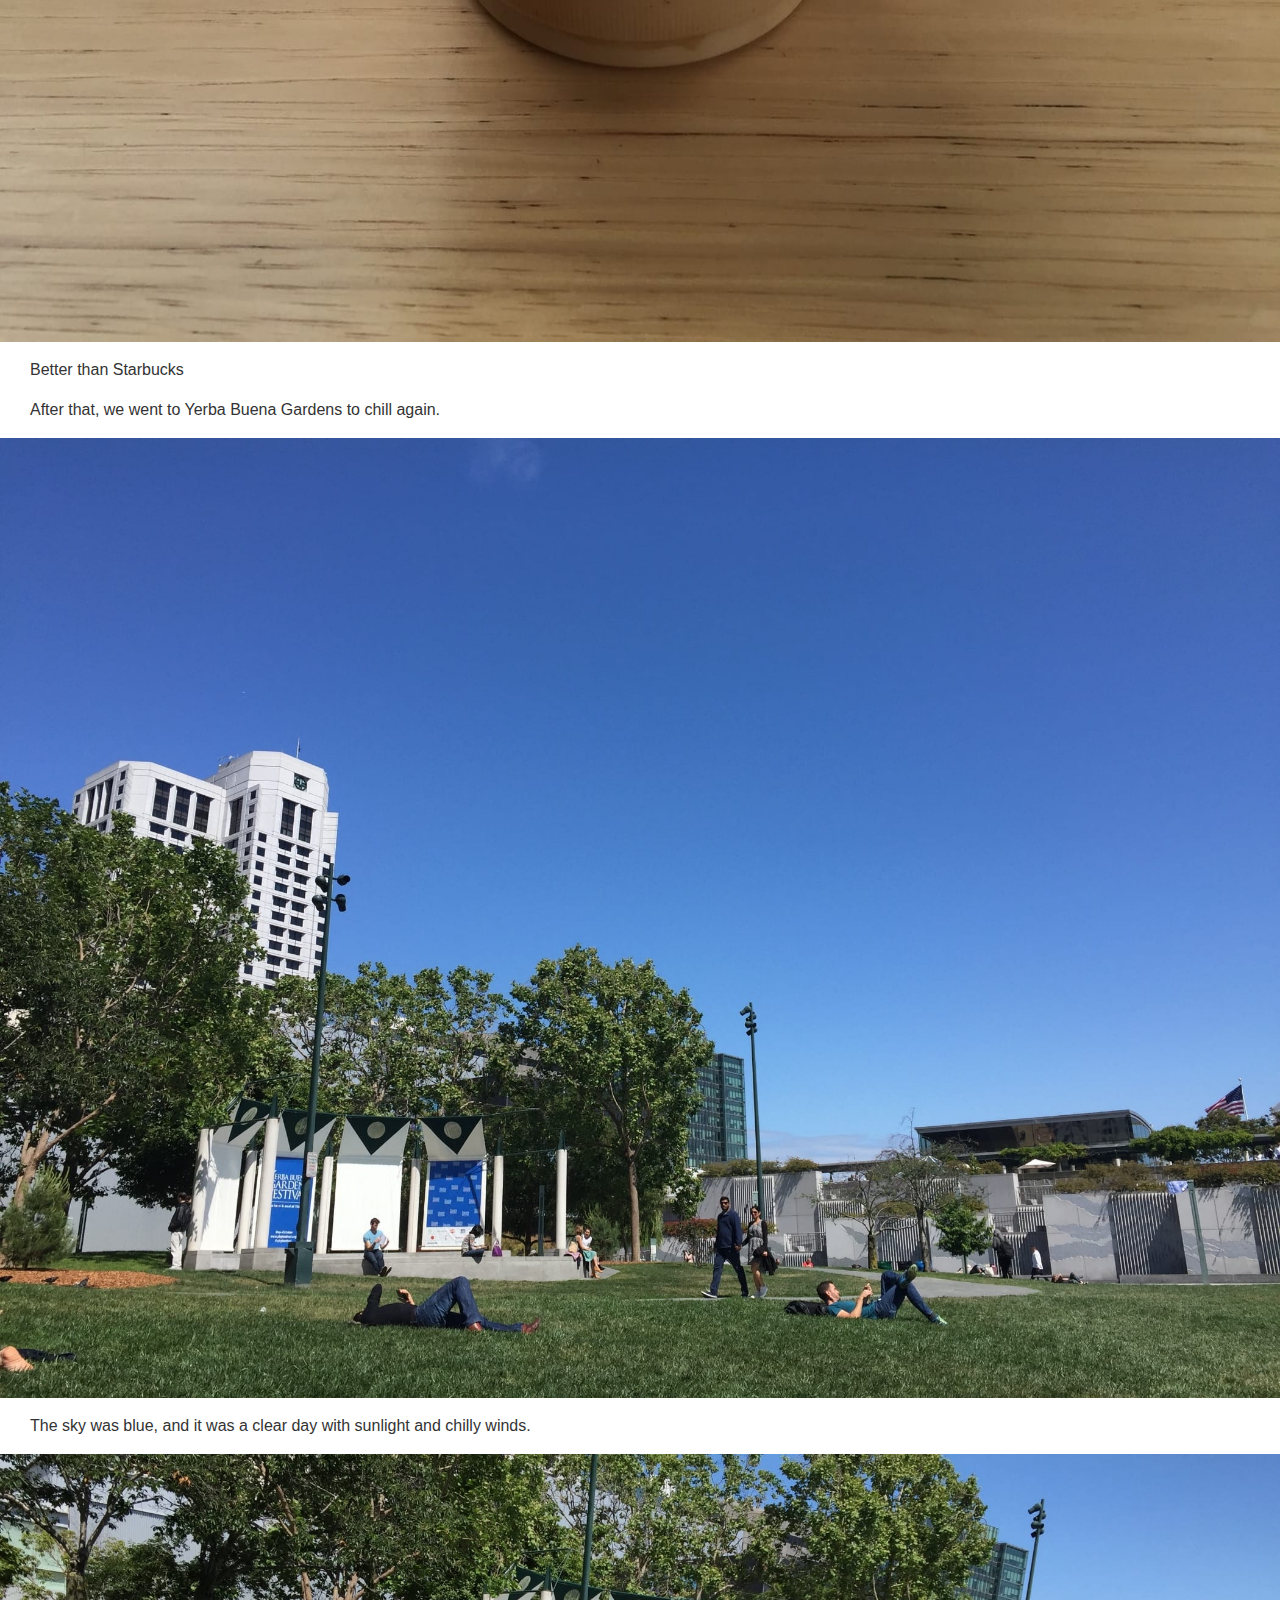
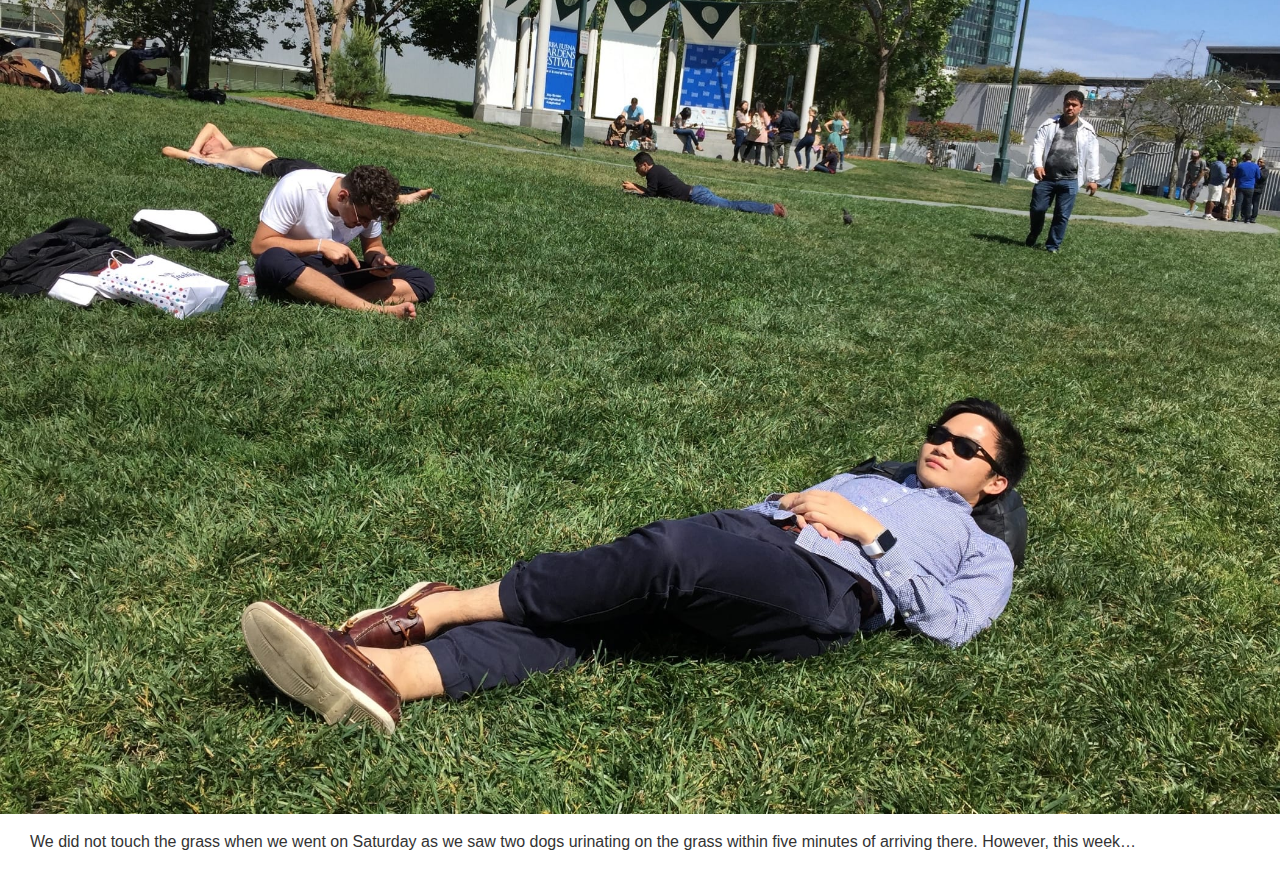
<file: blogs/6/Journal.html>
<!DOCTYPE html PUBLIC "-//W3C//DTD HTML 4.01//EN">
<html>

<head>
    <meta charset='UTF-8'>
    <meta name="viewport" content="width=device-width,initial-scale=1">
    <link rel='stylesheet' type='text/css' href='stylesheet.css' />
</head>

<body id='body' dir='auto'>
    <div class='entry' entryUUID='AEFAC5534E3A426781395A02B6B35029'>
        <a href='dayone2://view?entryId=AEFAC5534E3A426781395A02B6B35029'><h1 class='date'>Sunday, 8 May 2016 at 12:30 PM</h1></a>
        <div class='location'>66 Mint St, San Francisco, CA, United States</div>
        <div dir='auto'>
            <h1>Weekly Log #6</h1>

            <h1>UserTesting</h1>

            <h2>Slack integration</h2>

            <p>Took on a new project where I had to build a custom integration. It works as a web server, which posts to Slack whenever someone makes a POST request to it. Initially I had to figure out how to build a Node.JS server with the Express web framework,
                in addition to baking in ES6 support from the get-go for cleaner code. Thankfully, there was a boilerplate project on GitHub that I could use.</p>

            <p>After a discussion with Mark, the senior VP of Product &amp; Engineering, I looked into an older chat bot project that the company used to use. It was written using an old version of GitHub’s Hubot project, which seemed like a good fit for
                what we were trying to achieve here.</p>

            <h3>Slack bot API</h3>

            <p>The Slack bot API is pretty extensive, but its message formatting options are pretty limited. For starters, advanced features like adding colours can only be added through message attachments. These colours only show up as a single thick vertical
                line, such as below:</p>

            <p><img src='photos/1971f2fbd61a7e0901a0451857de7f48.jpeg'></p>

            <p>A Slack integration showing a shoe item from Amazon. Notice the vertical grey line on the left.</p>

            <p>There is basic markdown formatting, such as <em>bold</em> and <em>italic</em>. Unfortunately, there is no way to colour text, unless they are hyperlinks.</p>

            <h1>Saturday</h1>

            <p>Jurvis signed up for a 42km marathon in SF, which he has to train for. So on Saturday he took a long run around the city, before ending in Embarcadero. The route is like the MRT’s Circle Line - almost a circle, except with a little more to
                go. As he went on his run I walked around and met up with him at the finishing line 😂</p>

            <p><img src='photos/5384c5d5d0bf421d89879cd0d1d2c47f.jpeg'></p>

            <p>Conservatory of Flowers, Golden Gate Park</p>

            <p><img src='photos/8adc75076d17d3c910aae9ea33a81b32.jpeg'></p>

            <p>Golden Gate Park</p>

            <p><img src='photos/e15beebc1077549147f1e2eea8d393c7.jpeg'></p>

            <p>Ferry Building (Port of San Francisco)</p>

            <h1>Sunday</h1>

            <p>We looked for dim sum to eat, and we found Good Luck Dim Sum.</p>

            <p>(insert photo of shop here)</p>

            <p><img src='photos/f6119644420f3805a154c851a5bc4d17.jpeg'></p>

            <p>Their English is really cute 😄</p>

            <p>We also spent a bit of time at Blue Bottle Coffee.</p>

            <p><img src='photos/ced2a741f9c84ee56896f51ced52726b.jpeg'></p>

            <p>Better than Starbucks</p>

            <p>After that, we went to Yerba Buena Gardens to chill again.</p>

            <p><img src='photos/20f2b480318b31c4b729a444c4471f06.jpeg'></p>

            <p>The sky was blue, and it was a clear day with sunlight and chilly winds.</p>

            <p><img src='photos/ff0abb3e9ce7aca61030dd8a985e8cdd.jpeg'></p>

            <p>We did not touch the grass when we went on Saturday as we saw two dogs urinating on the grass within five minutes of arriving there. However, this week…</p>
        </div>
    </div>
    <script src='javascript.js'></script>
</body>

</html>
</file>
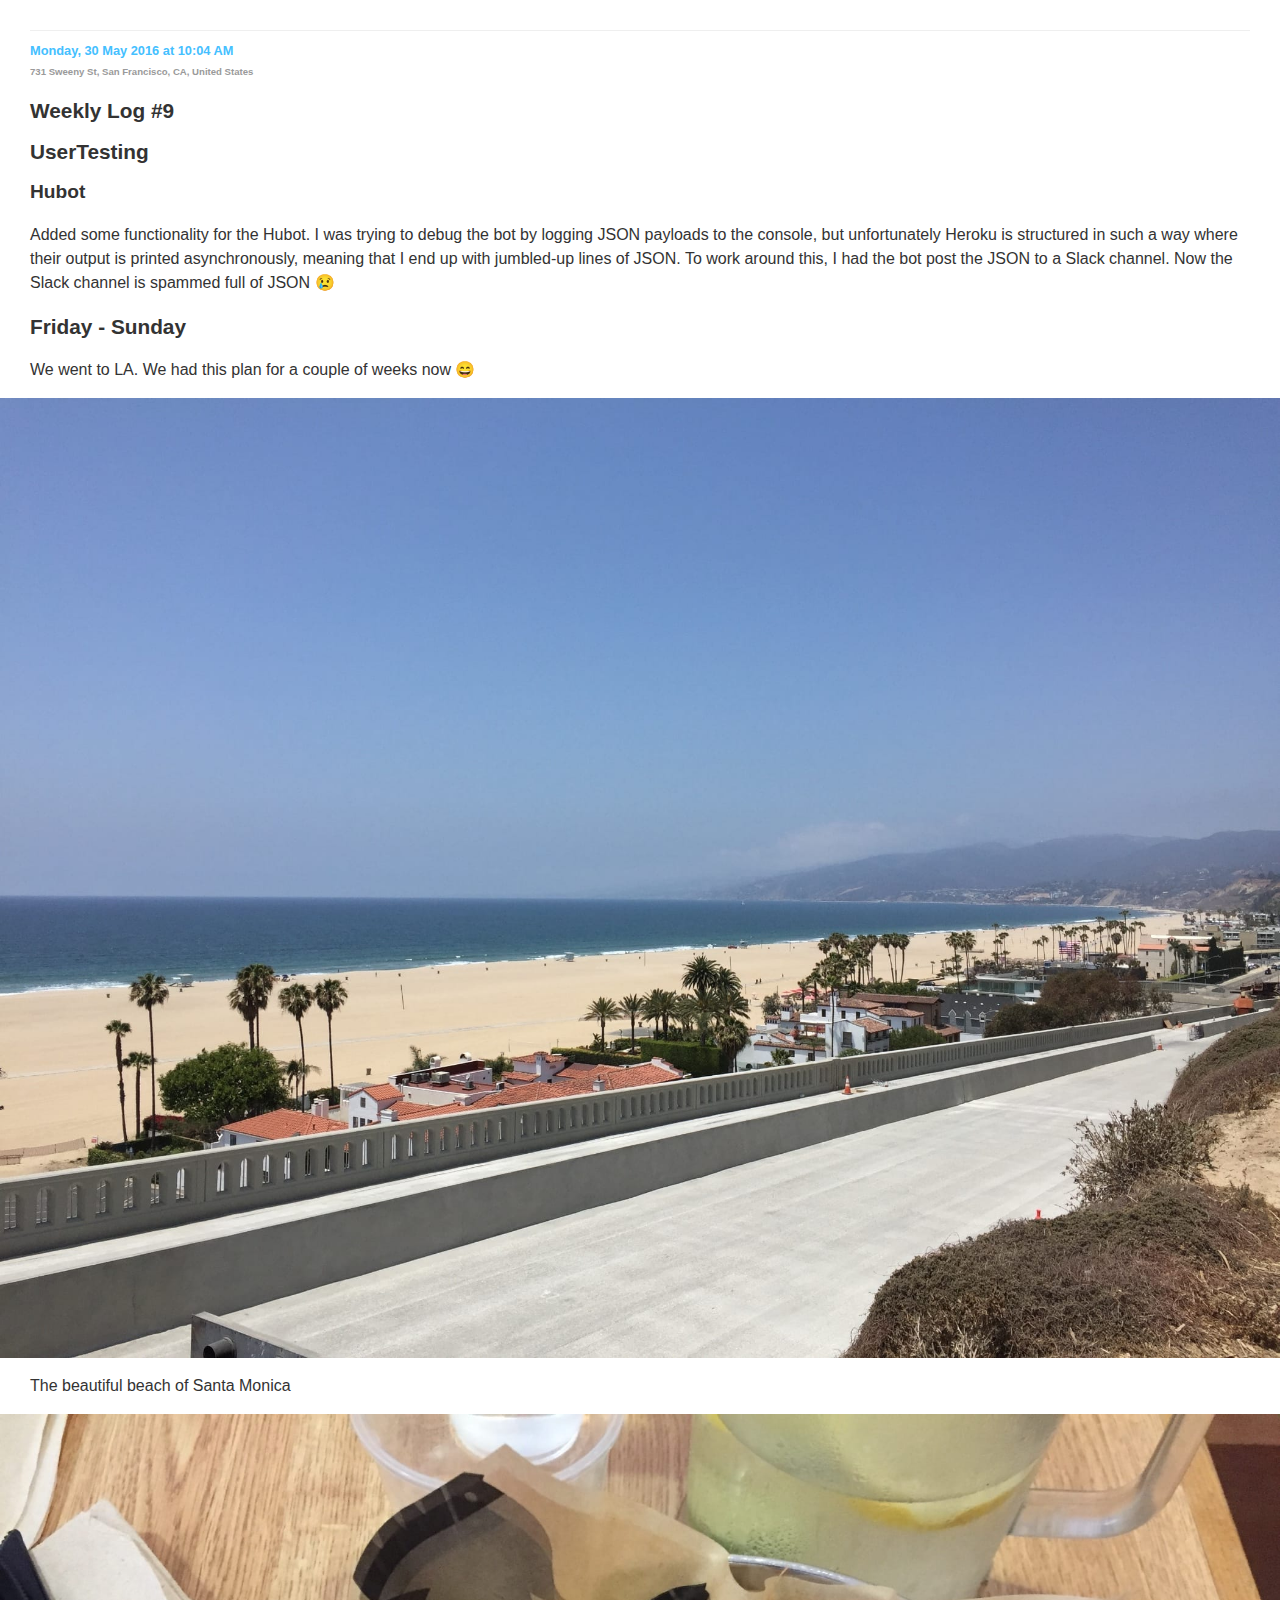
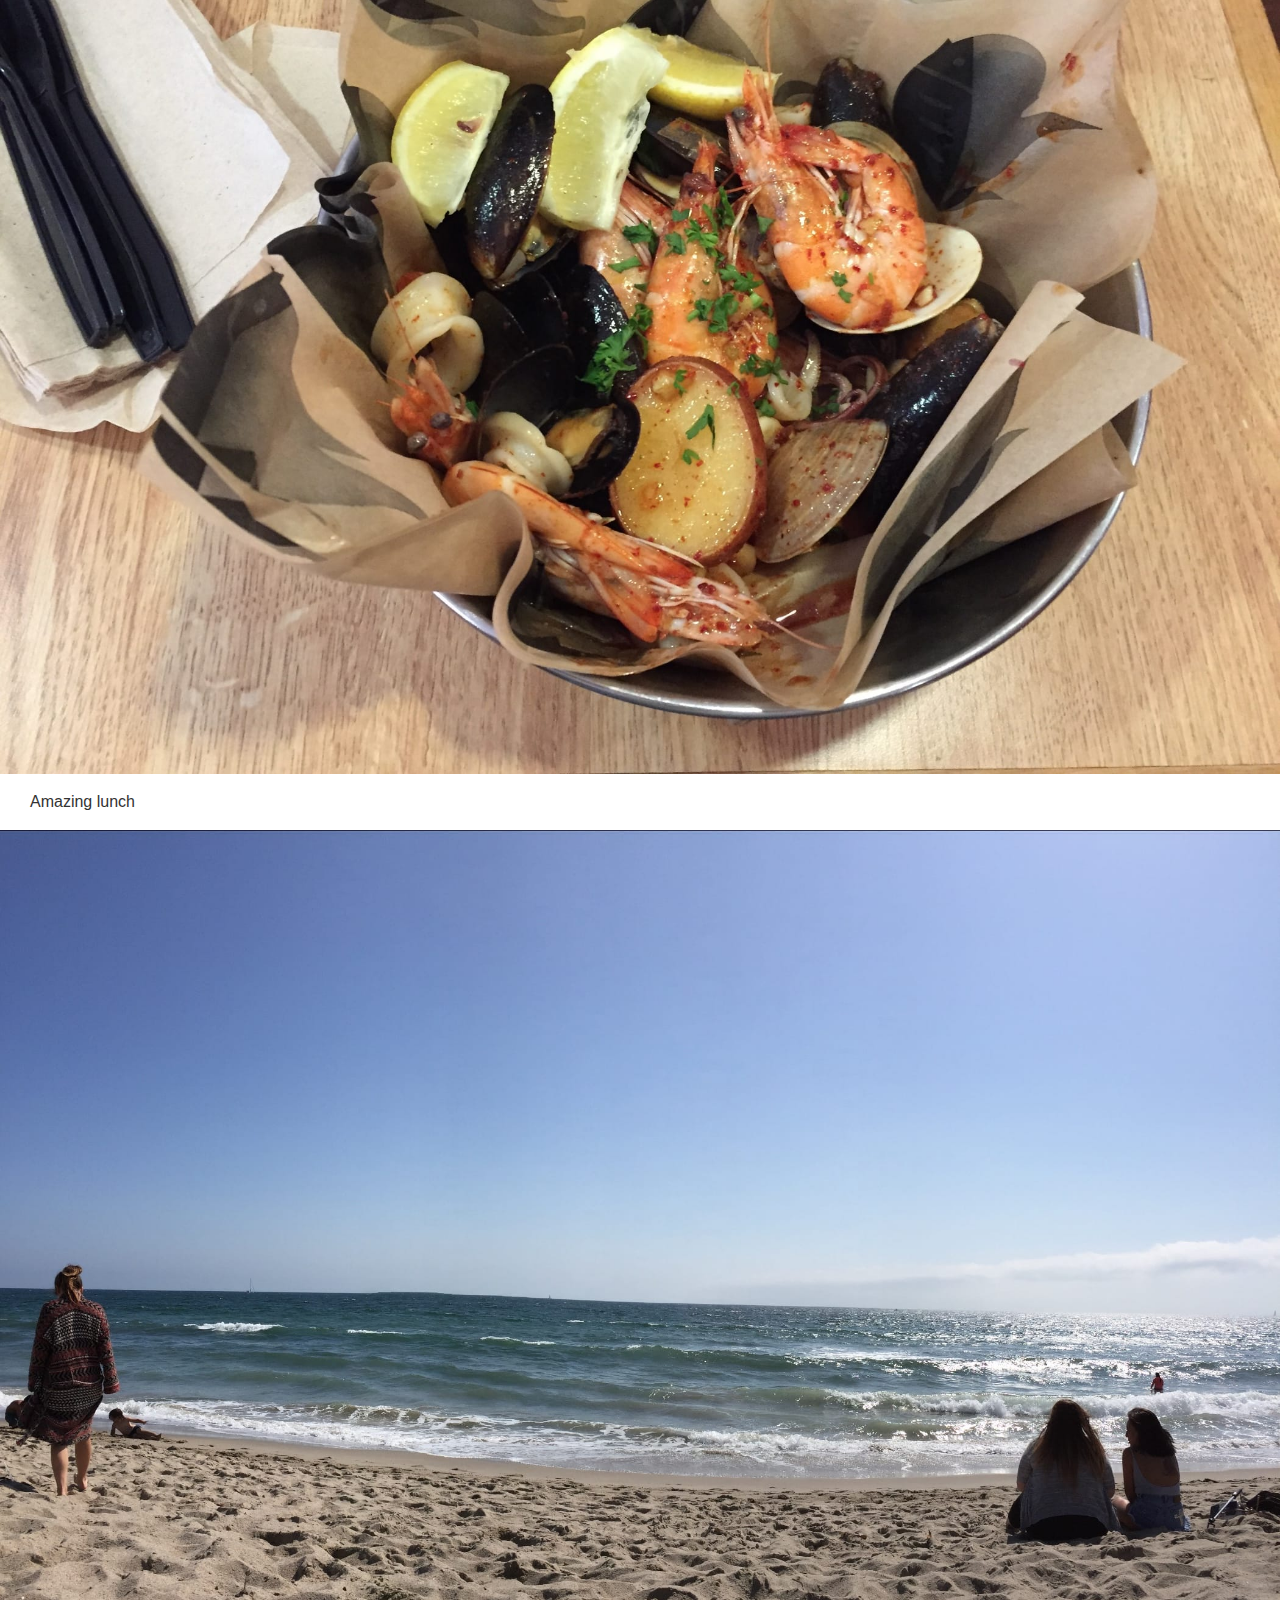
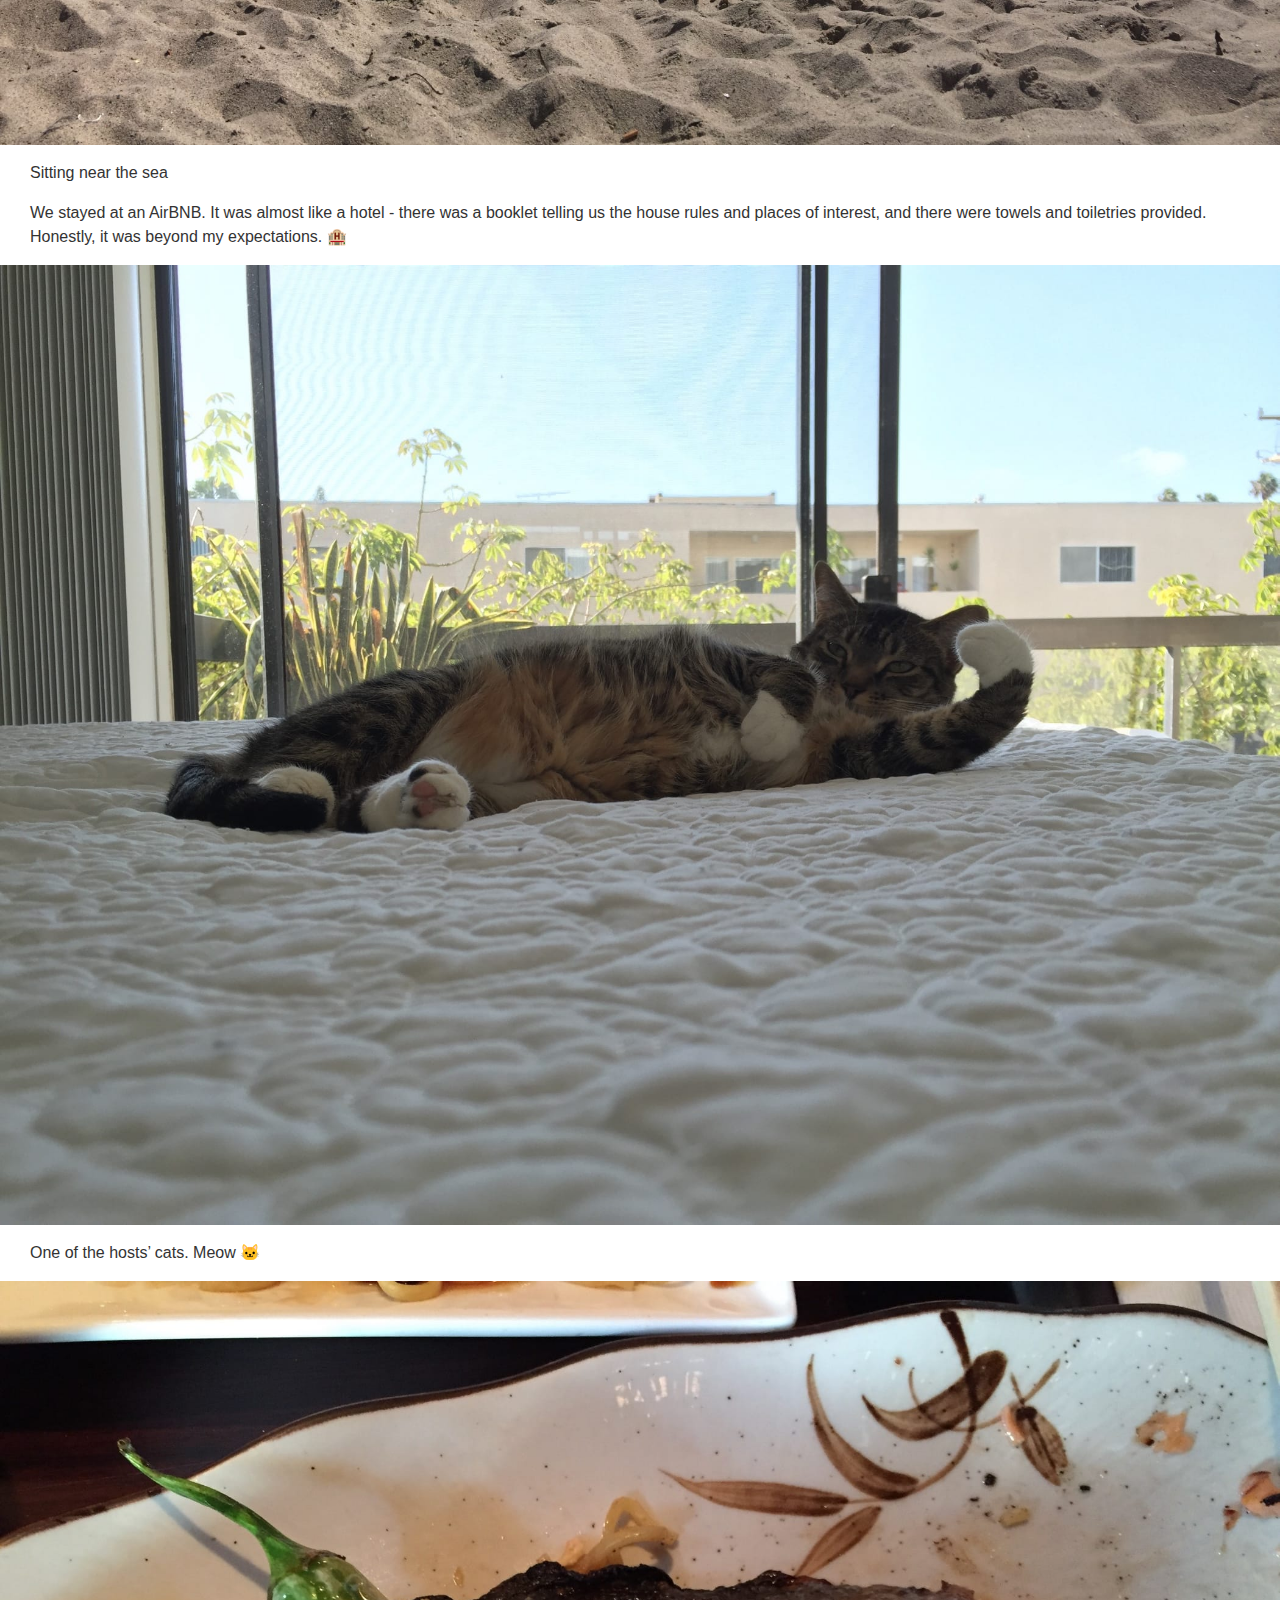
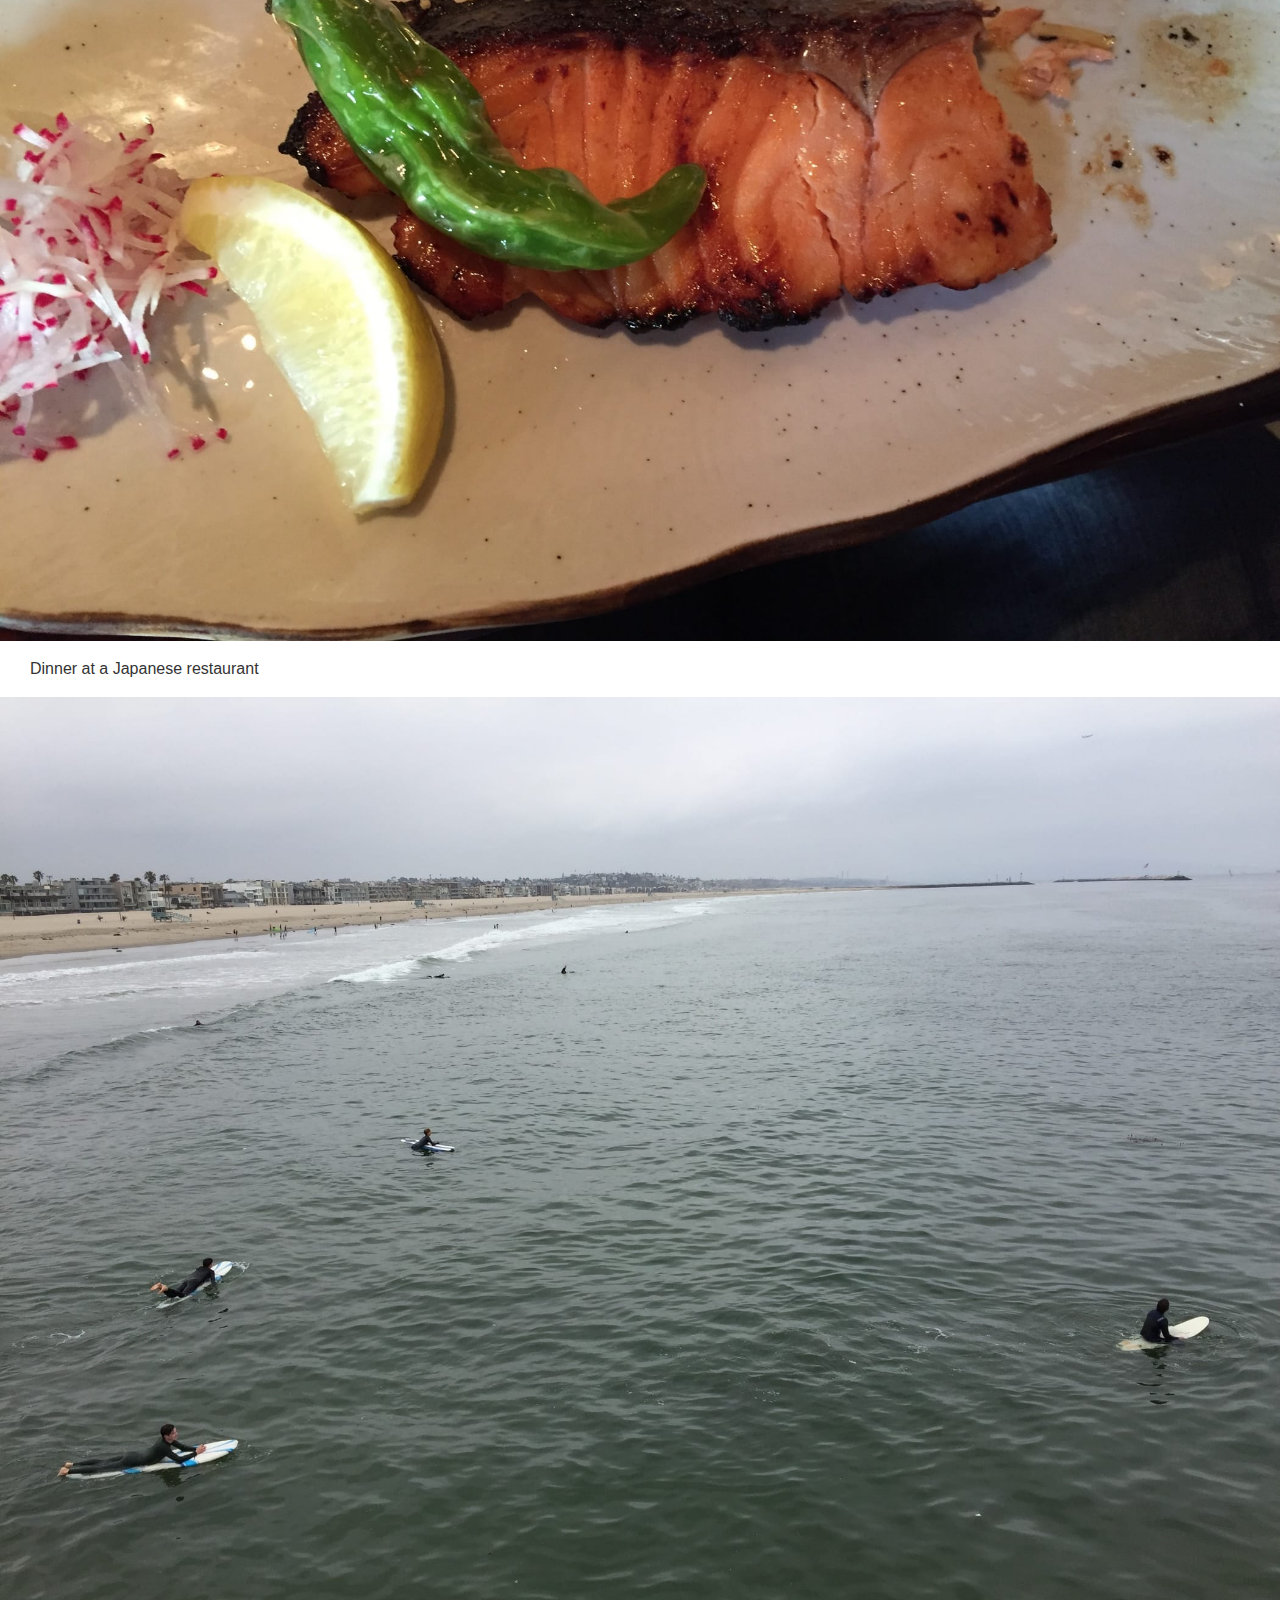
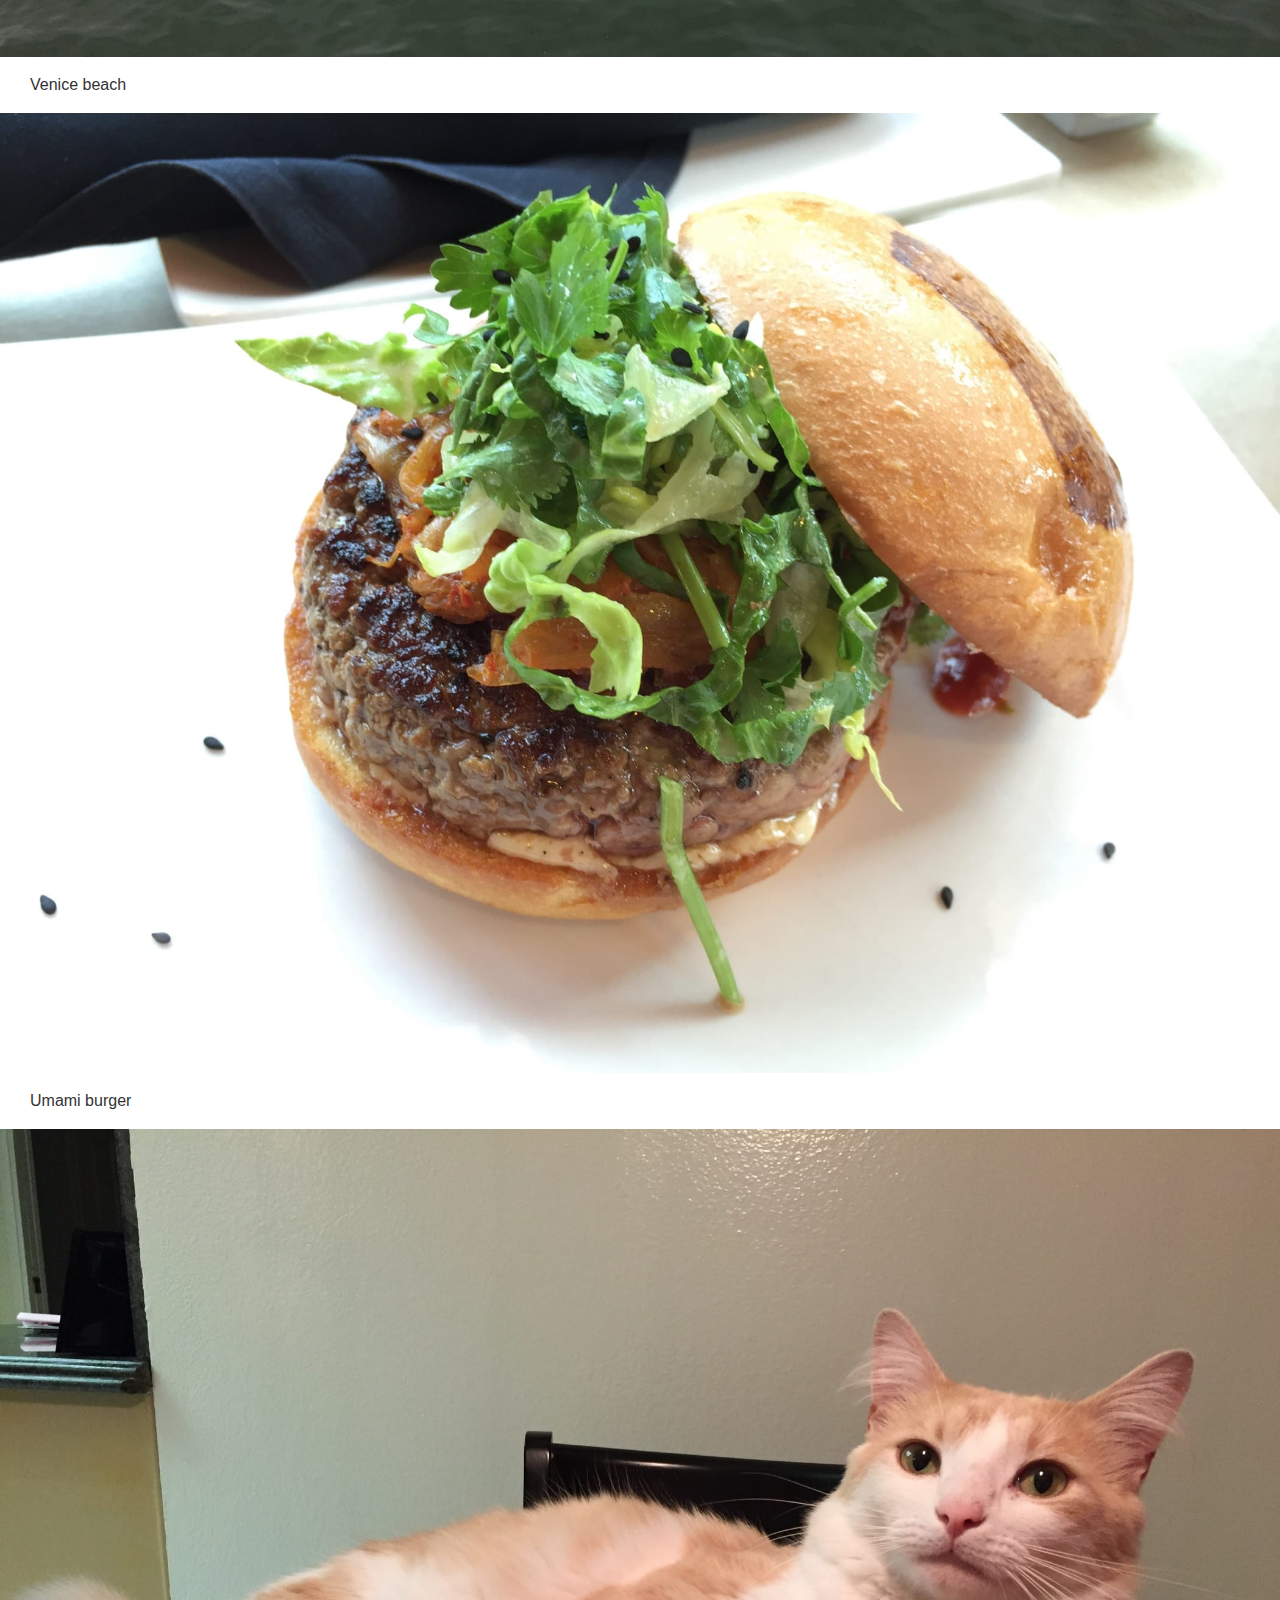
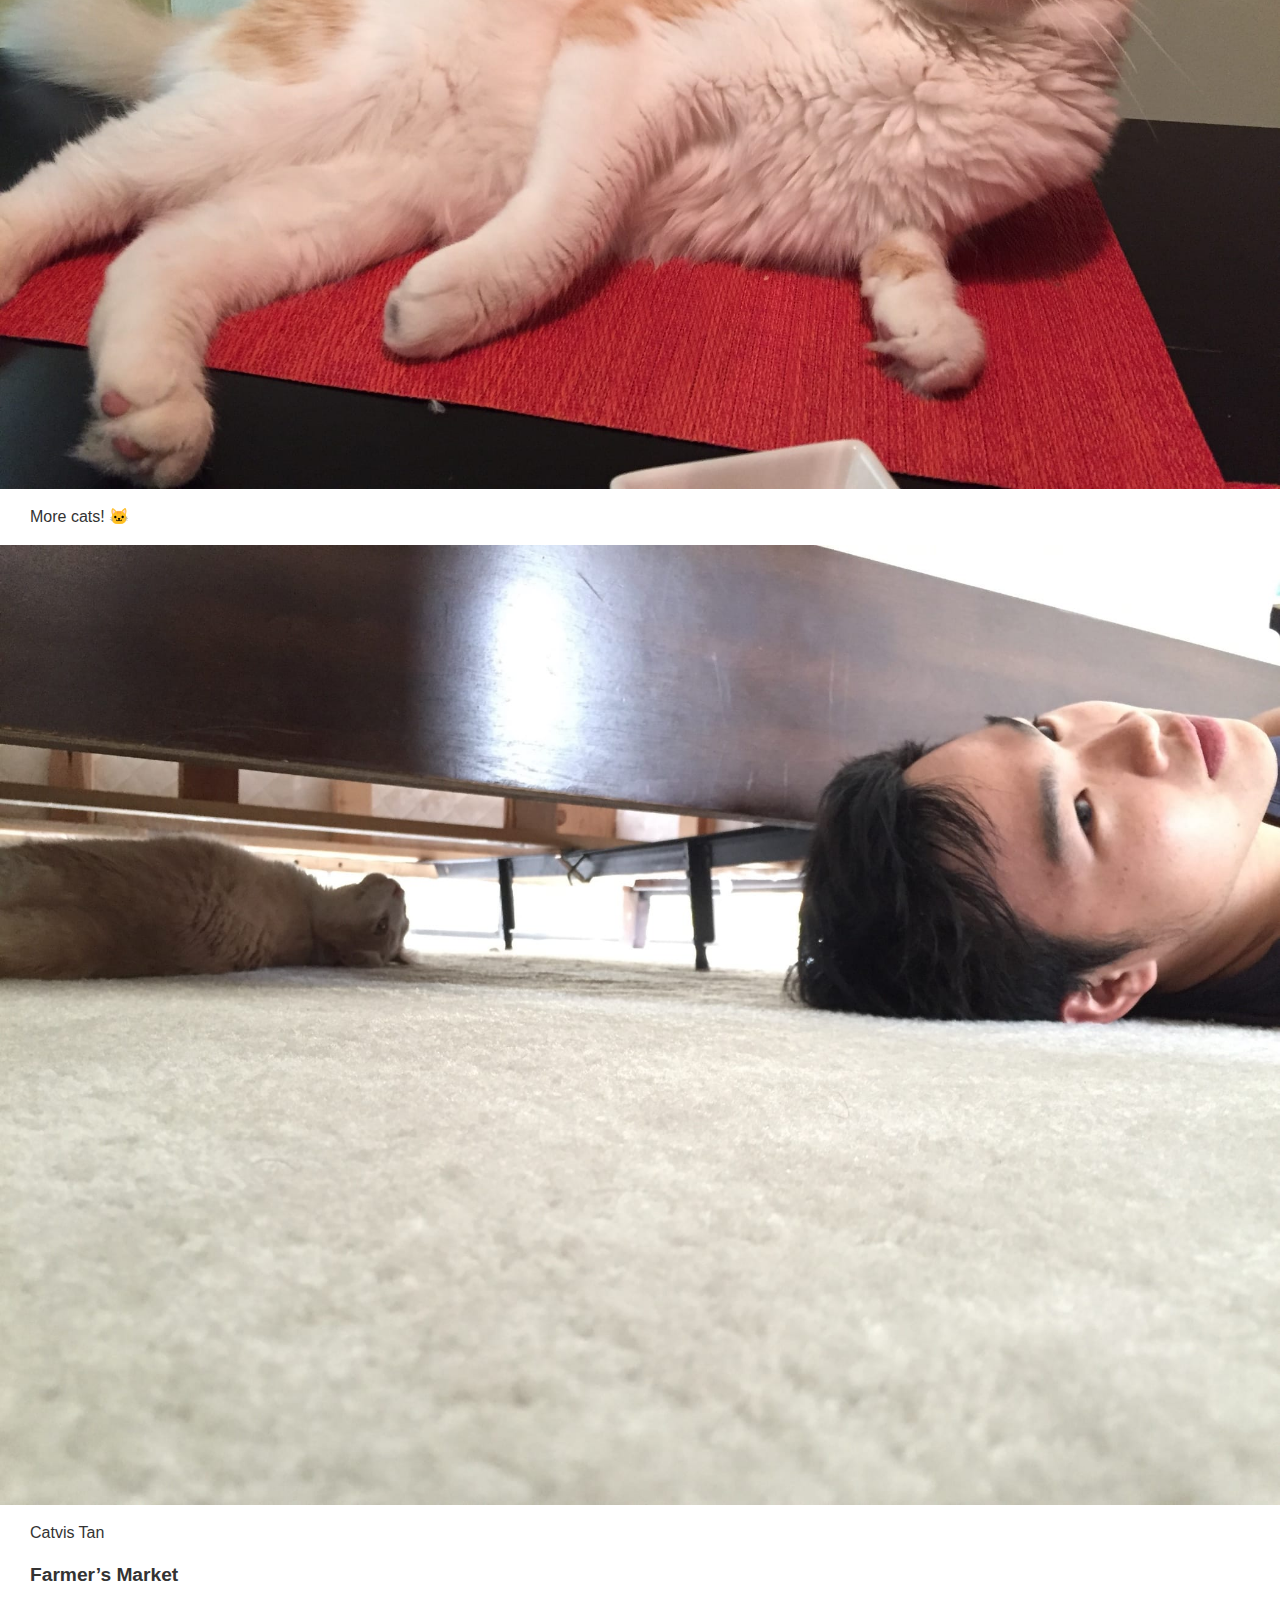
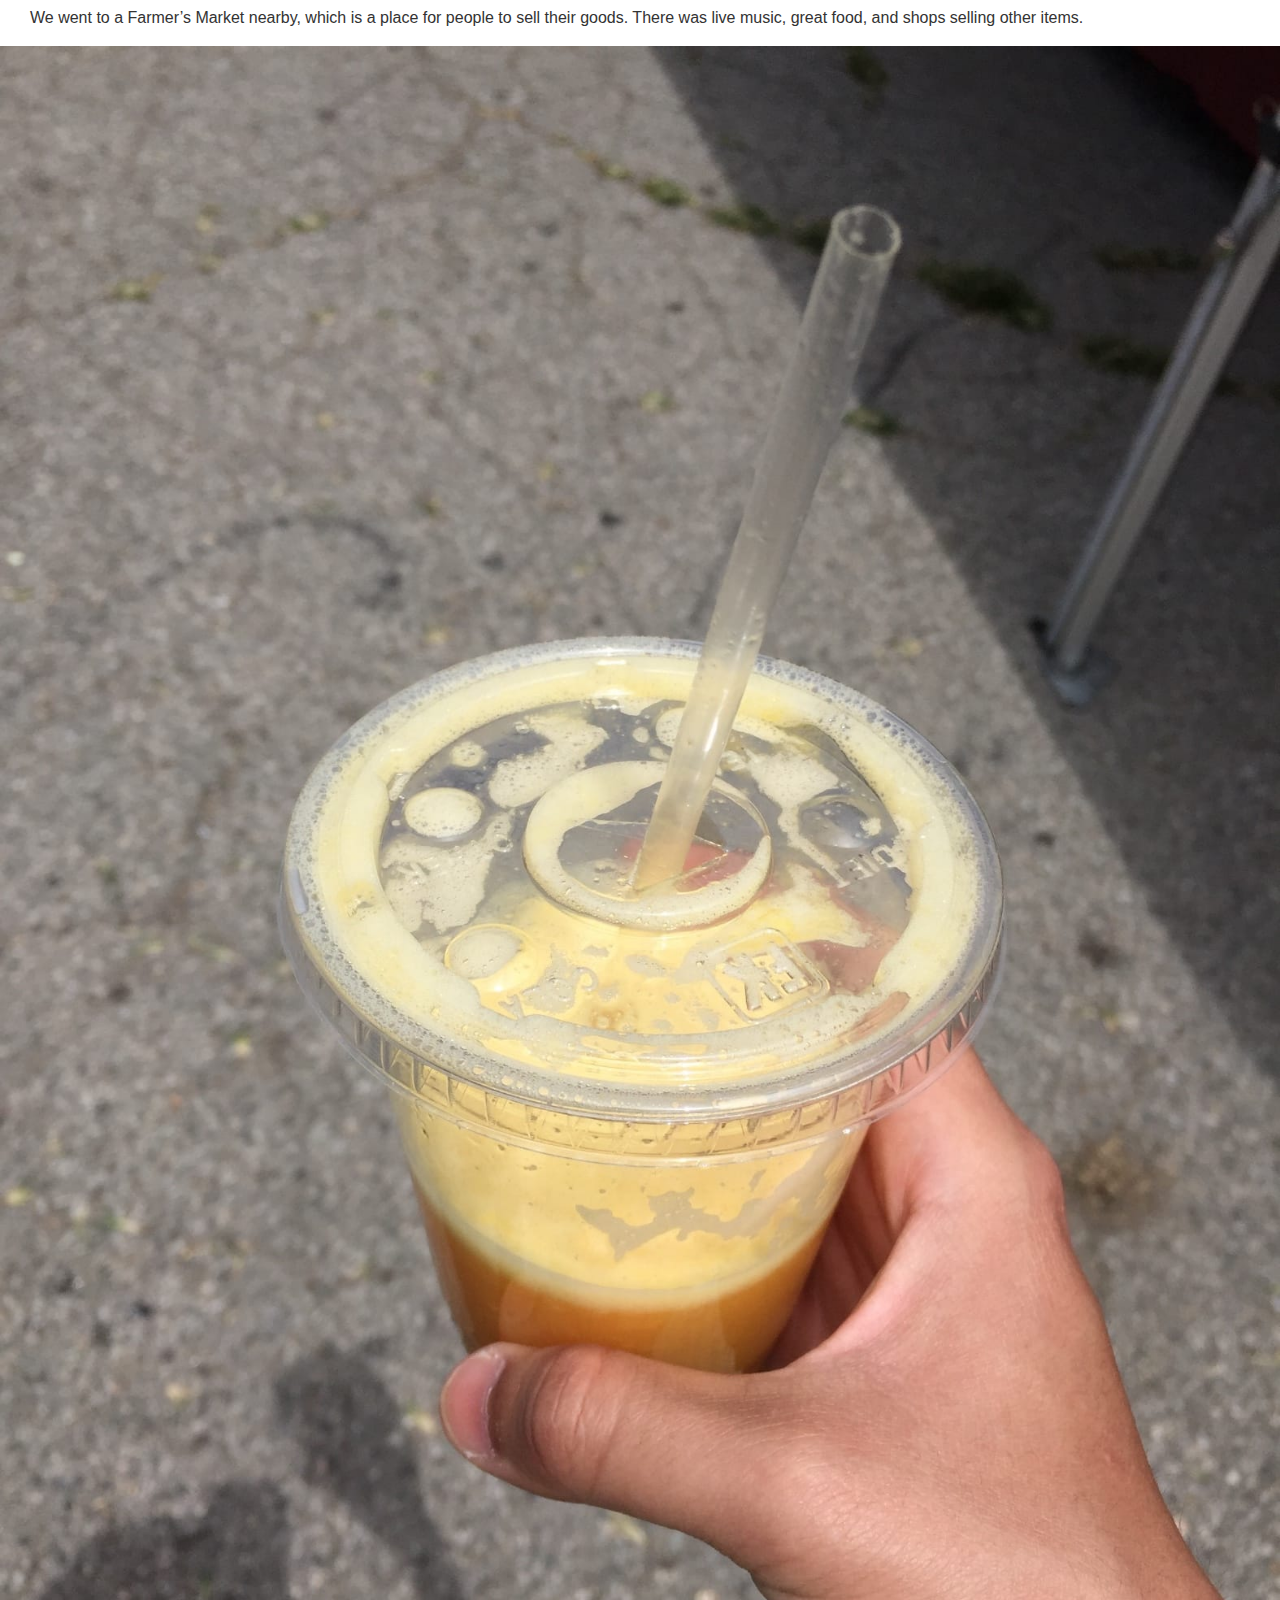
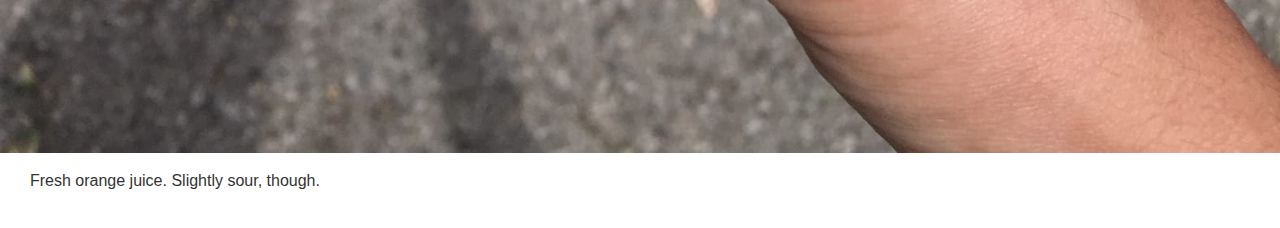
<file: blogs/9/Journal.html>
<!DOCTYPE html PUBLIC "-//W3C//DTD HTML 4.01//EN">
<html>

<head>
    <meta charset='UTF-8'>
    <meta name="viewport" content="width=device-width,initial-scale=1">
    <link rel='stylesheet' type='text/css' href='stylesheet.css' />
</head>

<body id='body' dir='auto'>
    <div class='entry' entryUUID='5130C47B426C4DDE83963103BAF7D29B'>
        <a href='dayone2://view?entryId=5130C47B426C4DDE83963103BAF7D29B'><h1 class='date'>Monday, 30 May 2016 at 10:04 AM</h1></a>
        <div class='location'>731 Sweeny St, San Francisco, CA, United States</div>
        <div dir='auto'>
            <h1>Weekly Log #9</h1>

            <h1>UserTesting</h1>

            <h2>Hubot</h2>

            <p>Added some functionality for the Hubot. I was trying to debug the bot by logging JSON payloads to the console, but unfortunately Heroku is structured in such a way where their output is printed asynchronously, meaning that I end up with jumbled-up
                lines of JSON. To work around this, I had the bot post the JSON to a Slack channel. Now the Slack channel is spammed full of JSON 😢</p>

            <h1>Friday - Sunday</h1>

            <p>We went to LA. We had this plan for a couple of weeks now 😄</p>

            <p><img src='photos/16ae38405903265a2dc16049efd6a6d5.jpeg'></p>

            <p>The beautiful beach of Santa Monica</p>

            <p><img src='photos/4a62b53f4cdc41532968dfdc8ff1d754.jpeg'></p>

            <p>Amazing lunch</p>

            <p><img src='photos/4f2d83961232c4521538fc08acf8cf38.jpeg'></p>

            <p>Sitting near the sea</p>

            <p>We stayed at an AirBNB. It was almost like a hotel - there was a booklet telling us the house rules and places of interest, and there were towels and toiletries provided. Honestly, it was beyond my expectations. 🏨</p>

            <p><img src='photos/c36a00494a54058ae853cb5089b2ad6f.jpeg'></p>

            <p>One of the hosts’ cats. Meow 🐱</p>

            <p><img src='photos/3f14a3260d711ff1401fa5be1e7193e6.jpeg'></p>

            <p>Dinner at a Japanese restaurant</p>

            <p><img src='photos/56498e1e316076b1a488709bb9452f79.jpeg'></p>

            <p>Venice beach</p>

            <p><img src='photos/d2287b66558f83beb978be4a704020d8.jpeg'></p>

            <p>Umami burger</p>

            <p><img src='photos/b46059d2992bd48c5fb5f2ce4c95f5c7.jpeg'></p>

            <p>More cats! 🐱</p>

            <p><img src='photos/d5c2b5af56637498f356c5dad83650b2.jpeg'></p>

            <p>Catvis Tan</p>

            <h2>Farmer’s Market</h2>

            <p>We went to a Farmer’s Market nearby, which is a place for people to sell their goods. There was live music, great food, and shops selling other items.</p>

            <p><img src='photos/788402a872dcea5444833dd9645f2a47.jpeg'></p>

            <p>Fresh orange juice. Slightly sour, though.</p>
        </div>
    </div>
    <script src='javascript.js'></script>
</body>

</html>
</file>
<file: blogs/1/stylesheet.css>
* {
    font-family: -apple-system, SF UI Text, Lato, Helvetica Neue, Helvetica, sans-serif;
}

/* Colors
 link-blue #44C0FF
 highlight-pink #FF6E6B
 light-gray #7A7A7A
*/

html, body, h1, h2, h3, h4, h5, h6, p, blockquote, pre, code, em, img, small, strong, sub, sup, b, i, dl, dt, dd, ol, ul, li, table, tbody, tfoot, thead, tr, th, td {
    border: 0;
    margin: 0;
    padding: 0;
    outline: 0;
    line-height: 1.5em;
}
body {
    -webkit-font-smoothing: antialiased;
    background-color: rgba(255, 255, 255, 0.0);
    padding: 0 30px 5px 30px;
    color: #333;
    word-wrap: break-word;
    margin: 0;
}

/* Highlighed Text Color */

::selection {
    background: #44C0FF;
    color: #FFFFFF;
}

/* EMBEDS */

img {
    display: block;
    max-width: 100%;
    max-height: 65%;
    margin-left: auto;
    margin-right: auto;
}
.image-p {
    margin-left: -30px;
    margin-right: -30px;
}
.video_embed {
    display: block;
    padding: 10px 0;
    height: auto;
    width: 100%;
    margin-left: -30px;
}

/* From here down is (manually) shared between iOS and Mac */


/* STYLES */

strong {
    color: #252525;
    font-weight: 600;
}
a {
    color: #44C0FF;
    text-decoration: none;
}
a:hover {
    color: #FF6E6B;
}
hr {
    border: 0;
    border-top: 1px solid #eaeaea;
    display: block;
    height: 1px;
    margin: 1em 0;
    padding: 0;
}
p, blockquote, pre {
    margin: 1em 0;
}
h1, h2, h3, h4, h5, h6 {
    margin: .5em 0;
}
p:first-child img {
    /* margin-top: -26px; */
}

/* HEADERS */

h1 {
    font-size: 1.3em;
    font-weight: 700;
}
h2 {
    font-size: 1.2em;
    font-weight: 800;
}
h3 {
    font-size: 1.1em;
    font-weight: 700;
    color: #EA4C89;
}
h4 {
    font-weight: 600;
    color: #44C0FF;
}
h5 {
    font-weight: 600;
    font-size: .8em;
    color: #999;
    border-bottom: 1px solid #eaeaea;
    padding-bottom: 4px;
}
h6 {
    font-weight: 500;
    font-size: .8em;
    color: #AAA;
    border-bottom: 1px solid #eaeaea;
    padding-bottom: 4px;
}

/* LISTS */

ol, ul {
    margin: .5em 0;
    padding-left: 0;
    color: #444;
    list-style-position: inside;
}
ol li {
    margin-left: .4em;
    padding-left: .4em;
}
ul li {
    margin-left: .4em;
}
ul li:last-child {
    margin-bottom: .7em;
}
ul li li {
    margin-left: .8em;
}
ol ol, ol ul, ul ol, ul ul {
    margin: 0 .3em;
}
ul li li li li {
    list-style-type: circle;
}
ul li li li li li {
    list-style-type: square;
}
ul li li li li li li {
    list-style-type: circle;
}
ul li li li li li li li {
    list-style-type: square;
}
.footnotes ol li {
    margin-bottom: 10px;
    margin-left: 16px;
    font-weight: 800;
    font-size: .9em;
}
.footnotes ol li p {
    font-weight: 400;
    font-size: 1em;
}

/* code */


/* preformatted */

blockquote p {
    font-style: italic;
    font-weight: 300;
    font-size: 1.2em;
    border-left: solid .2em #F0F0F0;
    padding: 0 .7em;
    quotes: none;
    color: #777;
}
pre, code, tt {
    color: #CCC;
}
pre {
    background-color: #f8f8f8;
    border: #E8E8E8 1px solid;
    color: #444;
    display: block;
    margin: 12px 0;
    overflow: auto;
    padding: 6px 10px;
    white-space: pre-wrap;
    word-wrap: break-word;
    cursor: text;
    max-width: 100%;
    overflow: auto;
    border-radius: 3px;
    -webkit-border-radius: 3px;
}
code {
    font-family: 'Bitstream Vera Sans Mono', monospace;
    color: #44C0FF;
    border: 1px solid #E8E8E8;
    font-size: .95em;
    border-radius: 3px;
    -moz-border-radius: 3px;
    -webkit-border-radius: 3px;
}
pre code {
    font-size: .95em;
    padding: 3px !important;
    background-color: #F6F6F6;
    border: none !important;
    overflow: visible;
}

/* tables */

table {
    margin-right: auto;
    margin-top: 10px;
    margin-bottom: 5px;
    border-bottom: 1px solid #ddd;
    border-right: 1px solid #ddd;
    border-spacing: 0;
}
table th {
    padding: 3px 10px;
    background-color: #eee;
    border-top: 1px solid #ddd;
    border-left: 1px solid #ddd;
}
table tr {}
table td {
    padding: 3px 10px;
    border-top: 1px solid #ddd;
    border-left: 1px solid #ddd;
}

/* sub */

sup, sub, a.footnote {
    font-size: 1.4ex;
    height: 0;
    line-height: 1;
    vertical-align: super;
    position: relative;
    font-weight: 800;
}
sub {
    vertical-align: sub;
    top: -1px;
}
small {
    font-size: 85%;
}
mark {
    background: #ff0;
    color: #000;
    font-style: italic;
    font-weight: 600;
}

/* multi-entry styles */

.entry {
    margin: 30px 0;
}
h1.date {
    font-weight: 600;
    font-size: .8em;
    border-top: 1px solid #EFEFEF;
    margin: 10px 0 0 0;
    color: #44C0FF;
    padding-top: 10px;
}
div.location {
    font-size: .6em;
    font-weight: 600;
    color: #9a9a9a;
    margin: 0;
}
.tag {
    font-size: .9em;
    font-weight: 600;
    background-color: #5A5A5A;
    color: #FFFFFF;
    -moz-border-radius: 2px;
    border-radius: 2px;
    padding: .2em .4em;
    margin: .3em 0;
}
.activity {
    font-size: .6em;
    font-weight: 600;
    background-color: #A5A5A5;
    color: #FFFFFF;
    -moz-border-radius: 2px;
    border-radius: 2px;
    padding: .3em .5em;
    margin: 0;
}
</file>
<file: blogs/10/stylesheet.css>
* {
    font-family: -apple-system, SF UI Text, Lato, Helvetica Neue, Helvetica, sans-serif;
}

/* Colors
 link-blue #44C0FF
 highlight-pink #FF6E6B
 light-gray #7A7A7A
*/

html, body, h1, h2, h3, h4, h5, h6, p, blockquote, pre, code, em, img, small, strong, sub, sup, b, i, dl, dt, dd, ol, ul, li, table, tbody, tfoot, thead, tr, th, td {
    border: 0;
    margin: 0;
    padding: 0;
    outline: 0;
    line-height: 1.5em;
}
body {
    -webkit-font-smoothing: antialiased;
    background-color: rgba(255, 255, 255, 0.0);
    padding: 0 30px 5px 30px;
    color: #333;
    word-wrap: break-word;
    margin: 0;
}

/* Highlighed Text Color */

::selection {
    background: #44C0FF;
    color: #FFFFFF;
}

/* EMBEDS */

img {
    display: block;
    max-width: 100%;
    max-height: 65%;
    margin-left: auto;
    margin-right: auto;
}
.image-p {
    margin-left: -30px;
    margin-right: -30px;
}
.video_embed {
    display: block;
    padding: 10px 0;
    height: auto;
    width: 100%;
    margin-left: -30px;
}

/* From here down is (manually) shared between iOS and Mac */


/* STYLES */

strong {
    color: #252525;
    font-weight: 600;
}
a {
    color: #44C0FF;
    text-decoration: none;
}
a:hover {
    color: #FF6E6B;
}
hr {
    border: 0;
    border-top: 1px solid #eaeaea;
    display: block;
    height: 1px;
    margin: 1em 0;
    padding: 0;
}
p, blockquote, pre {
    margin: 1em 0;
}
h1, h2, h3, h4, h5, h6 {
    margin: .5em 0;
}
p:first-child img {
    /* margin-top: -26px; */
}

/* HEADERS */

h1 {
    font-size: 1.3em;
    font-weight: 700;
}
h2 {
    font-size: 1.2em;
    font-weight: 800;
}
h3 {
    font-size: 1.1em;
    font-weight: 700;
    color: #EA4C89;
}
h4 {
    font-weight: 600;
    color: #44C0FF;
}
h5 {
    font-weight: 600;
    font-size: .8em;
    color: #999;
    border-bottom: 1px solid #eaeaea;
    padding-bottom: 4px;
}
h6 {
    font-weight: 500;
    font-size: .8em;
    color: #AAA;
    border-bottom: 1px solid #eaeaea;
    padding-bottom: 4px;
}

/* LISTS */

ol, ul {
    margin: .5em 0;
    padding-left: 0;
    color: #444;
    list-style-position: inside;
}
ol li {
    margin-left: .4em;
    padding-left: .4em;
}
ul li {
    margin-left: .4em;
}
ul li:last-child {
    margin-bottom: .7em;
}
ul li li {
    margin-left: .8em;
}
ol ol, ol ul, ul ol, ul ul {
    margin: 0 .3em;
}
ul li li li li {
    list-style-type: circle;
}
ul li li li li li {
    list-style-type: square;
}
ul li li li li li li {
    list-style-type: circle;
}
ul li li li li li li li {
    list-style-type: square;
}
.footnotes ol li {
    margin-bottom: 10px;
    margin-left: 16px;
    font-weight: 800;
    font-size: .9em;
}
.footnotes ol li p {
    font-weight: 400;
    font-size: 1em;
}

/* code */


/* preformatted */

blockquote p {
    font-style: italic;
    font-weight: 300;
    font-size: 1.2em;
    border-left: solid .2em #F0F0F0;
    padding: 0 .7em;
    quotes: none;
    color: #777;
}
pre, code, tt {
    color: #CCC;
}
pre {
    background-color: #f8f8f8;
    border: #E8E8E8 1px solid;
    color: #444;
    display: block;
    margin: 12px 0;
    overflow: auto;
    padding: 6px 10px;
    white-space: pre-wrap;
    word-wrap: break-word;
    cursor: text;
    max-width: 100%;
    overflow: auto;
    border-radius: 3px;
    -webkit-border-radius: 3px;
}
code {
    font-family: 'Bitstream Vera Sans Mono', monospace;
    color: #44C0FF;
    border: 1px solid #E8E8E8;
    font-size: .95em;
    border-radius: 3px;
    -moz-border-radius: 3px;
    -webkit-border-radius: 3px;
}
pre code {
    font-size: .95em;
    padding: 3px !important;
    background-color: #F6F6F6;
    border: none !important;
    overflow: visible;
}

/* tables */

table {
    margin-right: auto;
    margin-top: 10px;
    margin-bottom: 5px;
    border-bottom: 1px solid #ddd;
    border-right: 1px solid #ddd;
    border-spacing: 0;
}
table th {
    padding: 3px 10px;
    background-color: #eee;
    border-top: 1px solid #ddd;
    border-left: 1px solid #ddd;
}
table tr {}
table td {
    padding: 3px 10px;
    border-top: 1px solid #ddd;
    border-left: 1px solid #ddd;
}

/* sub */

sup, sub, a.footnote {
    font-size: 1.4ex;
    height: 0;
    line-height: 1;
    vertical-align: super;
    position: relative;
    font-weight: 800;
}
sub {
    vertical-align: sub;
    top: -1px;
}
small {
    font-size: 85%;
}
mark {
    background: #ff0;
    color: #000;
    font-style: italic;
    font-weight: 600;
}

/* multi-entry styles */

.entry {
    margin: 30px 0;
}
h1.date {
    font-weight: 600;
    font-size: .8em;
    border-top: 1px solid #EFEFEF;
    margin: 10px 0 0 0;
    color: #44C0FF;
    padding-top: 10px;
}
div.location {
    font-size: .6em;
    font-weight: 600;
    color: #9a9a9a;
    margin: 0;
}
.tag {
    font-size: .9em;
    font-weight: 600;
    background-color: #5A5A5A;
    color: #FFFFFF;
    -moz-border-radius: 2px;
    border-radius: 2px;
    padding: .2em .4em;
    margin: .3em 0;
}
.activity {
    font-size: .6em;
    font-weight: 600;
    background-color: #A5A5A5;
    color: #FFFFFF;
    -moz-border-radius: 2px;
    border-radius: 2px;
    padding: .3em .5em;
    margin: 0;
}
</file>
<file: blogs/11/stylesheet.css>
* {
    font-family: -apple-system, SF UI Text, Lato, Helvetica Neue, Helvetica, sans-serif;
}

/* Colors
 link-blue #44C0FF
 highlight-pink #FF6E6B
 light-gray #7A7A7A
*/

html, body, h1, h2, h3, h4, h5, h6, p, blockquote, pre, code, em, img, small, strong, sub, sup, b, i, dl, dt, dd, ol, ul, li, table, tbody, tfoot, thead, tr, th, td {
    border: 0;
    margin: 0;
    padding: 0;
    outline: 0;
    line-height: 1.5em;
}
body {
    -webkit-font-smoothing: antialiased;
    background-color: rgba(255, 255, 255, 0.0);
    padding: 0 30px 5px 30px;
    color: #333;
    word-wrap: break-word;
    margin: 0;
}

/* Highlighed Text Color */

::selection {
    background: #44C0FF;
    color: #FFFFFF;
}

/* EMBEDS */

img {
    display: block;
    max-width: 100%;
    max-height: 65%;
    margin-left: auto;
    margin-right: auto;
}
.image-p {
    margin-left: -30px;
    margin-right: -30px;
}
.video_embed {
    display: block;
    padding: 10px 0;
    height: auto;
    width: 100%;
    margin-left: -30px;
}

/* From here down is (manually) shared between iOS and Mac */


/* STYLES */

strong {
    color: #252525;
    font-weight: 600;
}
a {
    color: #44C0FF;
    text-decoration: none;
}
a:hover {
    color: #FF6E6B;
}
hr {
    border: 0;
    border-top: 1px solid #eaeaea;
    display: block;
    height: 1px;
    margin: 1em 0;
    padding: 0;
}
p, blockquote, pre {
    margin: 1em 0;
}
h1, h2, h3, h4, h5, h6 {
    margin: .5em 0;
}
p:first-child img {
    /* margin-top: -26px; */
}

/* HEADERS */

h1 {
    font-size: 1.3em;
    font-weight: 700;
}
h2 {
    font-size: 1.2em;
    font-weight: 800;
}
h3 {
    font-size: 1.1em;
    font-weight: 700;
    color: #EA4C89;
}
h4 {
    font-weight: 600;
    color: #44C0FF;
}
h5 {
    font-weight: 600;
    font-size: .8em;
    color: #999;
    border-bottom: 1px solid #eaeaea;
    padding-bottom: 4px;
}
h6 {
    font-weight: 500;
    font-size: .8em;
    color: #AAA;
    border-bottom: 1px solid #eaeaea;
    padding-bottom: 4px;
}

/* LISTS */

ol, ul {
    margin: .5em 0;
    padding-left: 0;
    color: #444;
    list-style-position: inside;
}
ol li {
    margin-left: .4em;
    padding-left: .4em;
}
ul li {
    margin-left: .4em;
}
ul li:last-child {
    margin-bottom: .7em;
}
ul li li {
    margin-left: .8em;
}
ol ol, ol ul, ul ol, ul ul {
    margin: 0 .3em;
}
ul li li li li {
    list-style-type: circle;
}
ul li li li li li {
    list-style-type: square;
}
ul li li li li li li {
    list-style-type: circle;
}
ul li li li li li li li {
    list-style-type: square;
}
.footnotes ol li {
    margin-bottom: 10px;
    margin-left: 16px;
    font-weight: 800;
    font-size: .9em;
}
.footnotes ol li p {
    font-weight: 400;
    font-size: 1em;
}

/* code */


/* preformatted */

blockquote p {
    font-style: italic;
    font-weight: 300;
    font-size: 1.2em;
    border-left: solid .2em #F0F0F0;
    padding: 0 .7em;
    quotes: none;
    color: #777;
}
pre, code, tt {
    color: #CCC;
}
pre {
    background-color: #f8f8f8;
    border: #E8E8E8 1px solid;
    color: #444;
    display: block;
    margin: 12px 0;
    overflow: auto;
    padding: 6px 10px;
    white-space: pre-wrap;
    word-wrap: break-word;
    cursor: text;
    max-width: 100%;
    overflow: auto;
    border-radius: 3px;
    -webkit-border-radius: 3px;
}
code {
    font-family: 'Bitstream Vera Sans Mono', monospace;
    color: #44C0FF;
    border: 1px solid #E8E8E8;
    font-size: .95em;
    border-radius: 3px;
    -moz-border-radius: 3px;
    -webkit-border-radius: 3px;
}
pre code {
    font-size: .95em;
    padding: 3px !important;
    background-color: #F6F6F6;
    border: none !important;
    overflow: visible;
}

/* tables */

table {
    margin-right: auto;
    margin-top: 10px;
    margin-bottom: 5px;
    border-bottom: 1px solid #ddd;
    border-right: 1px solid #ddd;
    border-spacing: 0;
}
table th {
    padding: 3px 10px;
    background-color: #eee;
    border-top: 1px solid #ddd;
    border-left: 1px solid #ddd;
}
table tr {}
table td {
    padding: 3px 10px;
    border-top: 1px solid #ddd;
    border-left: 1px solid #ddd;
}

/* sub */

sup, sub, a.footnote {
    font-size: 1.4ex;
    height: 0;
    line-height: 1;
    vertical-align: super;
    position: relative;
    font-weight: 800;
}
sub {
    vertical-align: sub;
    top: -1px;
}
small {
    font-size: 85%;
}
mark {
    background: #ff0;
    color: #000;
    font-style: italic;
    font-weight: 600;
}

/* multi-entry styles */

.entry {
    margin: 30px 0;
}
h1.date {
    font-weight: 600;
    font-size: .8em;
    border-top: 1px solid #EFEFEF;
    margin: 10px 0 0 0;
    color: #44C0FF;
    padding-top: 10px;
}
div.location {
    font-size: .6em;
    font-weight: 600;
    color: #9a9a9a;
    margin: 0;
}
.tag {
    font-size: .9em;
    font-weight: 600;
    background-color: #5A5A5A;
    color: #FFFFFF;
    -moz-border-radius: 2px;
    border-radius: 2px;
    padding: .2em .4em;
    margin: .3em 0;
}
.activity {
    font-size: .6em;
    font-weight: 600;
    background-color: #A5A5A5;
    color: #FFFFFF;
    -moz-border-radius: 2px;
    border-radius: 2px;
    padding: .3em .5em;
    margin: 0;
}
</file>
<file: blogs/12/stylesheet.css>
* {
    font-family: -apple-system, SF UI Text, Lato, Helvetica Neue, Helvetica, sans-serif;
}

/* Colors
 link-blue #44C0FF
 highlight-pink #FF6E6B
 light-gray #7A7A7A
*/

html, body, h1, h2, h3, h4, h5, h6, p, blockquote, pre, code, em, img, small, strong, sub, sup, b, i, dl, dt, dd, ol, ul, li, table, tbody, tfoot, thead, tr, th, td {
    border: 0;
    margin: 0;
    padding: 0;
    outline: 0;
    line-height: 1.5em;
}
body {
    -webkit-font-smoothing: antialiased;
    background-color: rgba(255, 255, 255, 0.0);
    padding: 0 30px 5px 30px;
    color: #333;
    word-wrap: break-word;
    margin: 0;
}

/* Highlighed Text Color */

::selection {
    background: #44C0FF;
    color: #FFFFFF;
}

/* EMBEDS */

img {
    display: block;
    max-width: 100%;
    max-height: 65%;
    margin-left: auto;
    margin-right: auto;
}
.image-p {
    margin-left: -30px;
    margin-right: -30px;
}
.video_embed {
    display: block;
    padding: 10px 0;
    height: auto;
    width: 100%;
    margin-left: -30px;
}

/* From here down is (manually) shared between iOS and Mac */


/* STYLES */

strong {
    color: #252525;
    font-weight: 600;
}
a {
    color: #44C0FF;
    text-decoration: none;
}
a:hover {
    color: #FF6E6B;
}
hr {
    border: 0;
    border-top: 1px solid #eaeaea;
    display: block;
    height: 1px;
    margin: 1em 0;
    padding: 0;
}
p, blockquote, pre {
    margin: 1em 0;
}
h1, h2, h3, h4, h5, h6 {
    margin: .5em 0;
}
p:first-child img {
    /* margin-top: -26px; */
}

/* HEADERS */

h1 {
    font-size: 1.3em;
    font-weight: 700;
}
h2 {
    font-size: 1.2em;
    font-weight: 800;
}
h3 {
    font-size: 1.1em;
    font-weight: 700;
    color: #EA4C89;
}
h4 {
    font-weight: 600;
    color: #44C0FF;
}
h5 {
    font-weight: 600;
    font-size: .8em;
    color: #999;
    border-bottom: 1px solid #eaeaea;
    padding-bottom: 4px;
}
h6 {
    font-weight: 500;
    font-size: .8em;
    color: #AAA;
    border-bottom: 1px solid #eaeaea;
    padding-bottom: 4px;
}

/* LISTS */

ol, ul {
    margin: .5em 0;
    padding-left: 0;
    color: #444;
    list-style-position: inside;
}
ol li {
    margin-left: .4em;
    padding-left: .4em;
}
ul li {
    margin-left: .4em;
}
ul li:last-child {
    margin-bottom: .7em;
}
ul li li {
    margin-left: .8em;
}
ol ol, ol ul, ul ol, ul ul {
    margin: 0 .3em;
}
ul li li li li {
    list-style-type: circle;
}
ul li li li li li {
    list-style-type: square;
}
ul li li li li li li {
    list-style-type: circle;
}
ul li li li li li li li {
    list-style-type: square;
}
.footnotes ol li {
    margin-bottom: 10px;
    margin-left: 16px;
    font-weight: 800;
    font-size: .9em;
}
.footnotes ol li p {
    font-weight: 400;
    font-size: 1em;
}

/* code */


/* preformatted */

blockquote p {
    font-style: italic;
    font-weight: 300;
    font-size: 1.2em;
    border-left: solid .2em #F0F0F0;
    padding: 0 .7em;
    quotes: none;
    color: #777;
}
pre, code, tt {
    color: #CCC;
}
pre {
    background-color: #f8f8f8;
    border: #E8E8E8 1px solid;
    color: #444;
    display: block;
    margin: 12px 0;
    overflow: auto;
    padding: 6px 10px;
    white-space: pre-wrap;
    word-wrap: break-word;
    cursor: text;
    max-width: 100%;
    overflow: auto;
    border-radius: 3px;
    -webkit-border-radius: 3px;
}
code {
    font-family: 'Bitstream Vera Sans Mono', monospace;
    color: #44C0FF;
    border: 1px solid #E8E8E8;
    font-size: .95em;
    border-radius: 3px;
    -moz-border-radius: 3px;
    -webkit-border-radius: 3px;
}
pre code {
    font-size: .95em;
    padding: 3px !important;
    background-color: #F6F6F6;
    border: none !important;
    overflow: visible;
}

/* tables */

table {
    margin-right: auto;
    margin-top: 10px;
    margin-bottom: 5px;
    border-bottom: 1px solid #ddd;
    border-right: 1px solid #ddd;
    border-spacing: 0;
}
table th {
    padding: 3px 10px;
    background-color: #eee;
    border-top: 1px solid #ddd;
    border-left: 1px solid #ddd;
}
table tr {}
table td {
    padding: 3px 10px;
    border-top: 1px solid #ddd;
    border-left: 1px solid #ddd;
}

/* sub */

sup, sub, a.footnote {
    font-size: 1.4ex;
    height: 0;
    line-height: 1;
    vertical-align: super;
    position: relative;
    font-weight: 800;
}
sub {
    vertical-align: sub;
    top: -1px;
}
small {
    font-size: 85%;
}
mark {
    background: #ff0;
    color: #000;
    font-style: italic;
    font-weight: 600;
}

/* multi-entry styles */

.entry {
    margin: 30px 0;
}
h1.date {
    font-weight: 600;
    font-size: .8em;
    border-top: 1px solid #EFEFEF;
    margin: 10px 0 0 0;
    color: #44C0FF;
    padding-top: 10px;
}
div.location {
    font-size: .6em;
    font-weight: 600;
    color: #9a9a9a;
    margin: 0;
}
.tag {
    font-size: .9em;
    font-weight: 600;
    background-color: #5A5A5A;
    color: #FFFFFF;
    -moz-border-radius: 2px;
    border-radius: 2px;
    padding: .2em .4em;
    margin: .3em 0;
}
.activity {
    font-size: .6em;
    font-weight: 600;
    background-color: #A5A5A5;
    color: #FFFFFF;
    -moz-border-radius: 2px;
    border-radius: 2px;
    padding: .3em .5em;
    margin: 0;
}
</file>
<file: blogs/3/stylesheet.css>
* {
    font-family: -apple-system, SF UI Text, Lato, Helvetica Neue, Helvetica, sans-serif;
}

/* Colors
 link-blue #44C0FF
 highlight-pink #FF6E6B
 light-gray #7A7A7A
*/

html, body, h1, h2, h3, h4, h5, h6, p, blockquote, pre, code, em, img, small, strong, sub, sup, b, i, dl, dt, dd, ol, ul, li, table, tbody, tfoot, thead, tr, th, td {
    border: 0;
    margin: 0;
    padding: 0;
    outline: 0;
    line-height: 1.5em;
}
body {
    -webkit-font-smoothing: antialiased;
    background-color: rgba(255, 255, 255, 0.0);
    padding: 0 30px 5px 30px;
    color: #333;
    word-wrap: break-word;
    margin: 0;
}

/* Highlighed Text Color */

::selection {
    background: #44C0FF;
    color: #FFFFFF;
}

/* EMBEDS */

img {
    display: block;
    max-width: 100%;
    max-height: 65%;
    margin-left: auto;
    margin-right: auto;
}
.image-p {
    margin-left: -30px;
    margin-right: -30px;
}
.video_embed {
    display: block;
    padding: 10px 0;
    height: auto;
    width: 100%;
    margin-left: -30px;
}

/* From here down is (manually) shared between iOS and Mac */


/* STYLES */

strong {
    color: #252525;
    font-weight: 600;
}
a {
    color: #44C0FF;
    text-decoration: none;
}
a:hover {
    color: #FF6E6B;
}
hr {
    border: 0;
    border-top: 1px solid #eaeaea;
    display: block;
    height: 1px;
    margin: 1em 0;
    padding: 0;
}
p, blockquote, pre {
    margin: 1em 0;
}
h1, h2, h3, h4, h5, h6 {
    margin: .5em 0;
}
p:first-child img {
    /* margin-top: -26px; */
}

/* HEADERS */

h1 {
    font-size: 1.3em;
    font-weight: 700;
}
h2 {
    font-size: 1.2em;
    font-weight: 800;
}
h3 {
    font-size: 1.1em;
    font-weight: 700;
    color: #EA4C89;
}
h4 {
    font-weight: 600;
    color: #44C0FF;
}
h5 {
    font-weight: 600;
    font-size: .8em;
    color: #999;
    border-bottom: 1px solid #eaeaea;
    padding-bottom: 4px;
}
h6 {
    font-weight: 500;
    font-size: .8em;
    color: #AAA;
    border-bottom: 1px solid #eaeaea;
    padding-bottom: 4px;
}

/* LISTS */

ol, ul {
    margin: .5em 0;
    padding-left: 0;
    color: #444;
    list-style-position: inside;
}
ol li {
    margin-left: .4em;
    padding-left: .4em;
}
ul li {
    margin-left: .4em;
}
ul li:last-child {
    margin-bottom: .7em;
}
ul li li {
    margin-left: .8em;
}
ol ol, ol ul, ul ol, ul ul {
    margin: 0 .3em;
}
ul li li li li {
    list-style-type: circle;
}
ul li li li li li {
    list-style-type: square;
}
ul li li li li li li {
    list-style-type: circle;
}
ul li li li li li li li {
    list-style-type: square;
}
.footnotes ol li {
    margin-bottom: 10px;
    margin-left: 16px;
    font-weight: 800;
    font-size: .9em;
}
.footnotes ol li p {
    font-weight: 400;
    font-size: 1em;
}

/* code */


/* preformatted */

blockquote p {
    font-style: italic;
    font-weight: 300;
    font-size: 1.2em;
    border-left: solid .2em #F0F0F0;
    padding: 0 .7em;
    quotes: none;
    color: #777;
}
pre, code, tt {
    color: #CCC;
}
pre {
    background-color: #f8f8f8;
    border: #E8E8E8 1px solid;
    color: #444;
    display: block;
    margin: 12px 0;
    overflow: auto;
    padding: 6px 10px;
    white-space: pre-wrap;
    word-wrap: break-word;
    cursor: text;
    max-width: 100%;
    overflow: auto;
    border-radius: 3px;
    -webkit-border-radius: 3px;
}
code {
    font-family: 'Bitstream Vera Sans Mono', monospace;
    color: #44C0FF;
    border: 1px solid #E8E8E8;
    font-size: .95em;
    border-radius: 3px;
    -moz-border-radius: 3px;
    -webkit-border-radius: 3px;
}
pre code {
    font-size: .95em;
    padding: 3px !important;
    background-color: #F6F6F6;
    border: none !important;
    overflow: visible;
}

/* tables */

table {
    margin-right: auto;
    margin-top: 10px;
    margin-bottom: 5px;
    border-bottom: 1px solid #ddd;
    border-right: 1px solid #ddd;
    border-spacing: 0;
}
table th {
    padding: 3px 10px;
    background-color: #eee;
    border-top: 1px solid #ddd;
    border-left: 1px solid #ddd;
}
table tr {}
table td {
    padding: 3px 10px;
    border-top: 1px solid #ddd;
    border-left: 1px solid #ddd;
}

/* sub */

sup, sub, a.footnote {
    font-size: 1.4ex;
    height: 0;
    line-height: 1;
    vertical-align: super;
    position: relative;
    font-weight: 800;
}
sub {
    vertical-align: sub;
    top: -1px;
}
small {
    font-size: 85%;
}
mark {
    background: #ff0;
    color: #000;
    font-style: italic;
    font-weight: 600;
}

/* multi-entry styles */

.entry {
    margin: 30px 0;
}
h1.date {
    font-weight: 600;
    font-size: .8em;
    border-top: 1px solid #EFEFEF;
    margin: 10px 0 0 0;
    color: #44C0FF;
    padding-top: 10px;
}
div.location {
    font-size: .6em;
    font-weight: 600;
    color: #9a9a9a;
    margin: 0;
}
.tag {
    font-size: .9em;
    font-weight: 600;
    background-color: #5A5A5A;
    color: #FFFFFF;
    -moz-border-radius: 2px;
    border-radius: 2px;
    padding: .2em .4em;
    margin: .3em 0;
}
.activity {
    font-size: .6em;
    font-weight: 600;
    background-color: #A5A5A5;
    color: #FFFFFF;
    -moz-border-radius: 2px;
    border-radius: 2px;
    padding: .3em .5em;
    margin: 0;
}
</file>
<file: blogs/4/stylesheet.css>
* {
    font-family: -apple-system, SF UI Text, Lato, Helvetica Neue, Helvetica, sans-serif;
}

/* Colors
 link-blue #44C0FF
 highlight-pink #FF6E6B
 light-gray #7A7A7A
*/

html, body, h1, h2, h3, h4, h5, h6, p, blockquote, pre, code, em, img, small, strong, sub, sup, b, i, dl, dt, dd, ol, ul, li, table, tbody, tfoot, thead, tr, th, td {
    border: 0;
    margin: 0;
    padding: 0;
    outline: 0;
    line-height: 1.5em;
}
body {
    -webkit-font-smoothing: antialiased;
    background-color: rgba(255, 255, 255, 0.0);
    padding: 0 30px 5px 30px;
    color: #333;
    word-wrap: break-word;
    margin: 0;
}

/* Highlighed Text Color */

::selection {
    background: #44C0FF;
    color: #FFFFFF;
}

/* EMBEDS */

img {
    display: block;
    max-width: 100%;
    max-height: 65%;
    margin-left: auto;
    margin-right: auto;
}
.image-p {
    margin-left: -30px;
    margin-right: -30px;
}
.video_embed {
    display: block;
    padding: 10px 0;
    height: auto;
    width: 100%;
    margin-left: -30px;
}

/* From here down is (manually) shared between iOS and Mac */


/* STYLES */

strong {
    color: #252525;
    font-weight: 600;
}
a {
    color: #44C0FF;
    text-decoration: none;
}
a:hover {
    color: #FF6E6B;
}
hr {
    border: 0;
    border-top: 1px solid #eaeaea;
    display: block;
    height: 1px;
    margin: 1em 0;
    padding: 0;
}
p, blockquote, pre {
    margin: 1em 0;
}
h1, h2, h3, h4, h5, h6 {
    margin: .5em 0;
}
p:first-child img {
    /* margin-top: -26px; */
}

/* HEADERS */

h1 {
    font-size: 1.3em;
    font-weight: 700;
}
h2 {
    font-size: 1.2em;
    font-weight: 800;
}
h3 {
    font-size: 1.1em;
    font-weight: 700;
    color: #EA4C89;
}
h4 {
    font-weight: 600;
    color: #44C0FF;
}
h5 {
    font-weight: 600;
    font-size: .8em;
    color: #999;
    border-bottom: 1px solid #eaeaea;
    padding-bottom: 4px;
}
h6 {
    font-weight: 500;
    font-size: .8em;
    color: #AAA;
    border-bottom: 1px solid #eaeaea;
    padding-bottom: 4px;
}

/* LISTS */

ol, ul {
    margin: .5em 0;
    padding-left: 0;
    color: #444;
    list-style-position: inside;
}
ol li {
    margin-left: .4em;
    padding-left: .4em;
}
ul li {
    margin-left: .4em;
}
ul li:last-child {
    margin-bottom: .7em;
}
ul li li {
    margin-left: .8em;
}
ol ol, ol ul, ul ol, ul ul {
    margin: 0 .3em;
}
ul li li li li {
    list-style-type: circle;
}
ul li li li li li {
    list-style-type: square;
}
ul li li li li li li {
    list-style-type: circle;
}
ul li li li li li li li {
    list-style-type: square;
}
.footnotes ol li {
    margin-bottom: 10px;
    margin-left: 16px;
    font-weight: 800;
    font-size: .9em;
}
.footnotes ol li p {
    font-weight: 400;
    font-size: 1em;
}

/* code */


/* preformatted */

blockquote p {
    font-style: italic;
    font-weight: 300;
    font-size: 1.2em;
    border-left: solid .2em #F0F0F0;
    padding: 0 .7em;
    quotes: none;
    color: #777;
}
pre, code, tt {
    color: #CCC;
}
pre {
    background-color: #f8f8f8;
    border: #E8E8E8 1px solid;
    color: #444;
    display: block;
    margin: 12px 0;
    overflow: auto;
    padding: 6px 10px;
    white-space: pre-wrap;
    word-wrap: break-word;
    cursor: text;
    max-width: 100%;
    overflow: auto;
    border-radius: 3px;
    -webkit-border-radius: 3px;
}
code {
    font-family: 'Bitstream Vera Sans Mono', monospace;
    color: #44C0FF;
    border: 1px solid #E8E8E8;
    font-size: .95em;
    border-radius: 3px;
    -moz-border-radius: 3px;
    -webkit-border-radius: 3px;
}
pre code {
    font-size: .95em;
    padding: 3px !important;
    background-color: #F6F6F6;
    border: none !important;
    overflow: visible;
}

/* tables */

table {
    margin-right: auto;
    margin-top: 10px;
    margin-bottom: 5px;
    border-bottom: 1px solid #ddd;
    border-right: 1px solid #ddd;
    border-spacing: 0;
}
table th {
    padding: 3px 10px;
    background-color: #eee;
    border-top: 1px solid #ddd;
    border-left: 1px solid #ddd;
}
table tr {}
table td {
    padding: 3px 10px;
    border-top: 1px solid #ddd;
    border-left: 1px solid #ddd;
}

/* sub */

sup, sub, a.footnote {
    font-size: 1.4ex;
    height: 0;
    line-height: 1;
    vertical-align: super;
    position: relative;
    font-weight: 800;
}
sub {
    vertical-align: sub;
    top: -1px;
}
small {
    font-size: 85%;
}
mark {
    background: #ff0;
    color: #000;
    font-style: italic;
    font-weight: 600;
}

/* multi-entry styles */

.entry {
    margin: 30px 0;
}
h1.date {
    font-weight: 600;
    font-size: .8em;
    border-top: 1px solid #EFEFEF;
    margin: 10px 0 0 0;
    color: #44C0FF;
    padding-top: 10px;
}
div.location {
    font-size: .6em;
    font-weight: 600;
    color: #9a9a9a;
    margin: 0;
}
.tag {
    font-size: .9em;
    font-weight: 600;
    background-color: #5A5A5A;
    color: #FFFFFF;
    -moz-border-radius: 2px;
    border-radius: 2px;
    padding: .2em .4em;
    margin: .3em 0;
}
.activity {
    font-size: .6em;
    font-weight: 600;
    background-color: #A5A5A5;
    color: #FFFFFF;
    -moz-border-radius: 2px;
    border-radius: 2px;
    padding: .3em .5em;
    margin: 0;
}
</file>
<file: blogs/6/stylesheet.css>
* {
    font-family: -apple-system, SF UI Text, Lato, Helvetica Neue, Helvetica, sans-serif;
}

/* Colors
 link-blue #44C0FF
 highlight-pink #FF6E6B
 light-gray #7A7A7A
*/

html, body, h1, h2, h3, h4, h5, h6, p, blockquote, pre, code, em, img, small, strong, sub, sup, b, i, dl, dt, dd, ol, ul, li, table, tbody, tfoot, thead, tr, th, td {
    border: 0;
    margin: 0;
    padding: 0;
    outline: 0;
    line-height: 1.5em;
}
body {
    -webkit-font-smoothing: antialiased;
    background-color: rgba(255, 255, 255, 0.0);
    padding: 0 30px 5px 30px;
    color: #333;
    word-wrap: break-word;
    margin: 0;
}

/* Highlighed Text Color */

::selection {
    background: #44C0FF;
    color: #FFFFFF;
}

/* EMBEDS */

img {
    display: block;
    max-width: 100%;
    max-height: 65%;
    margin-left: auto;
    margin-right: auto;
}
.image-p {
    margin-left: -30px;
    margin-right: -30px;
}
.video_embed {
    display: block;
    padding: 10px 0;
    height: auto;
    width: 100%;
    margin-left: -30px;
}

/* From here down is (manually) shared between iOS and Mac */


/* STYLES */

strong {
    color: #252525;
    font-weight: 600;
}
a {
    color: #44C0FF;
    text-decoration: none;
}
a:hover {
    color: #FF6E6B;
}
hr {
    border: 0;
    border-top: 1px solid #eaeaea;
    display: block;
    height: 1px;
    margin: 1em 0;
    padding: 0;
}
p, blockquote, pre {
    margin: 1em 0;
}
h1, h2, h3, h4, h5, h6 {
    margin: .5em 0;
}
p:first-child img {
    /* margin-top: -26px; */
}

/* HEADERS */

h1 {
    font-size: 1.3em;
    font-weight: 700;
}
h2 {
    font-size: 1.2em;
    font-weight: 800;
}
h3 {
    font-size: 1.1em;
    font-weight: 700;
    color: #EA4C89;
}
h4 {
    font-weight: 600;
    color: #44C0FF;
}
h5 {
    font-weight: 600;
    font-size: .8em;
    color: #999;
    border-bottom: 1px solid #eaeaea;
    padding-bottom: 4px;
}
h6 {
    font-weight: 500;
    font-size: .8em;
    color: #AAA;
    border-bottom: 1px solid #eaeaea;
    padding-bottom: 4px;
}

/* LISTS */

ol, ul {
    margin: .5em 0;
    padding-left: 0;
    color: #444;
    list-style-position: inside;
}
ol li {
    margin-left: .4em;
    padding-left: .4em;
}
ul li {
    margin-left: .4em;
}
ul li:last-child {
    margin-bottom: .7em;
}
ul li li {
    margin-left: .8em;
}
ol ol, ol ul, ul ol, ul ul {
    margin: 0 .3em;
}
ul li li li li {
    list-style-type: circle;
}
ul li li li li li {
    list-style-type: square;
}
ul li li li li li li {
    list-style-type: circle;
}
ul li li li li li li li {
    list-style-type: square;
}
.footnotes ol li {
    margin-bottom: 10px;
    margin-left: 16px;
    font-weight: 800;
    font-size: .9em;
}
.footnotes ol li p {
    font-weight: 400;
    font-size: 1em;
}

/* code */


/* preformatted */

blockquote p {
    font-style: italic;
    font-weight: 300;
    font-size: 1.2em;
    border-left: solid .2em #F0F0F0;
    padding: 0 .7em;
    quotes: none;
    color: #777;
}
pre, code, tt {
    color: #CCC;
}
pre {
    background-color: #f8f8f8;
    border: #E8E8E8 1px solid;
    color: #444;
    display: block;
    margin: 12px 0;
    overflow: auto;
    padding: 6px 10px;
    white-space: pre-wrap;
    word-wrap: break-word;
    cursor: text;
    max-width: 100%;
    overflow: auto;
    border-radius: 3px;
    -webkit-border-radius: 3px;
}
code {
    font-family: 'Bitstream Vera Sans Mono', monospace;
    color: #44C0FF;
    border: 1px solid #E8E8E8;
    font-size: .95em;
    border-radius: 3px;
    -moz-border-radius: 3px;
    -webkit-border-radius: 3px;
}
pre code {
    font-size: .95em;
    padding: 3px !important;
    background-color: #F6F6F6;
    border: none !important;
    overflow: visible;
}

/* tables */

table {
    margin-right: auto;
    margin-top: 10px;
    margin-bottom: 5px;
    border-bottom: 1px solid #ddd;
    border-right: 1px solid #ddd;
    border-spacing: 0;
}
table th {
    padding: 3px 10px;
    background-color: #eee;
    border-top: 1px solid #ddd;
    border-left: 1px solid #ddd;
}
table tr {}
table td {
    padding: 3px 10px;
    border-top: 1px solid #ddd;
    border-left: 1px solid #ddd;
}

/* sub */

sup, sub, a.footnote {
    font-size: 1.4ex;
    height: 0;
    line-height: 1;
    vertical-align: super;
    position: relative;
    font-weight: 800;
}
sub {
    vertical-align: sub;
    top: -1px;
}
small {
    font-size: 85%;
}
mark {
    background: #ff0;
    color: #000;
    font-style: italic;
    font-weight: 600;
}

/* multi-entry styles */

.entry {
    margin: 30px 0;
}
h1.date {
    font-weight: 600;
    font-size: .8em;
    border-top: 1px solid #EFEFEF;
    margin: 10px 0 0 0;
    color: #44C0FF;
    padding-top: 10px;
}
div.location {
    font-size: .6em;
    font-weight: 600;
    color: #9a9a9a;
    margin: 0;
}
.tag {
    font-size: .9em;
    font-weight: 600;
    background-color: #5A5A5A;
    color: #FFFFFF;
    -moz-border-radius: 2px;
    border-radius: 2px;
    padding: .2em .4em;
    margin: .3em 0;
}
.activity {
    font-size: .6em;
    font-weight: 600;
    background-color: #A5A5A5;
    color: #FFFFFF;
    -moz-border-radius: 2px;
    border-radius: 2px;
    padding: .3em .5em;
    margin: 0;
}
</file>
<file: blogs/9/stylesheet.css>
* {
    font-family: -apple-system, SF UI Text, Lato, Helvetica Neue, Helvetica, sans-serif;
}

/* Colors
 link-blue #44C0FF
 highlight-pink #FF6E6B
 light-gray #7A7A7A
*/

html, body, h1, h2, h3, h4, h5, h6, p, blockquote, pre, code, em, img, small, strong, sub, sup, b, i, dl, dt, dd, ol, ul, li, table, tbody, tfoot, thead, tr, th, td {
    border: 0;
    margin: 0;
    padding: 0;
    outline: 0;
    line-height: 1.5em;
}
body {
    -webkit-font-smoothing: antialiased;
    background-color: rgba(255, 255, 255, 0.0);
    padding: 0 30px 5px 30px;
    color: #333;
    word-wrap: break-word;
    margin: 0;
}

/* Highlighed Text Color */

::selection {
    background: #44C0FF;
    color: #FFFFFF;
}

/* EMBEDS */

img {
    display: block;
    max-width: 100%;
    max-height: 65%;
    margin-left: auto;
    margin-right: auto;
}
.image-p {
    margin-left: -30px;
    margin-right: -30px;
}
.video_embed {
    display: block;
    padding: 10px 0;
    height: auto;
    width: 100%;
    margin-left: -30px;
}

/* From here down is (manually) shared between iOS and Mac */


/* STYLES */

strong {
    color: #252525;
    font-weight: 600;
}
a {
    color: #44C0FF;
    text-decoration: none;
}
a:hover {
    color: #FF6E6B;
}
hr {
    border: 0;
    border-top: 1px solid #eaeaea;
    display: block;
    height: 1px;
    margin: 1em 0;
    padding: 0;
}
p, blockquote, pre {
    margin: 1em 0;
}
h1, h2, h3, h4, h5, h6 {
    margin: .5em 0;
}
p:first-child img {
    /* margin-top: -26px; */
}

/* HEADERS */

h1 {
    font-size: 1.3em;
    font-weight: 700;
}
h2 {
    font-size: 1.2em;
    font-weight: 800;
}
h3 {
    font-size: 1.1em;
    font-weight: 700;
    color: #EA4C89;
}
h4 {
    font-weight: 600;
    color: #44C0FF;
}
h5 {
    font-weight: 600;
    font-size: .8em;
    color: #999;
    border-bottom: 1px solid #eaeaea;
    padding-bottom: 4px;
}
h6 {
    font-weight: 500;
    font-size: .8em;
    color: #AAA;
    border-bottom: 1px solid #eaeaea;
    padding-bottom: 4px;
}

/* LISTS */

ol, ul {
    margin: .5em 0;
    padding-left: 0;
    color: #444;
    list-style-position: inside;
}
ol li {
    margin-left: .4em;
    padding-left: .4em;
}
ul li {
    margin-left: .4em;
}
ul li:last-child {
    margin-bottom: .7em;
}
ul li li {
    margin-left: .8em;
}
ol ol, ol ul, ul ol, ul ul {
    margin: 0 .3em;
}
ul li li li li {
    list-style-type: circle;
}
ul li li li li li {
    list-style-type: square;
}
ul li li li li li li {
    list-style-type: circle;
}
ul li li li li li li li {
    list-style-type: square;
}
.footnotes ol li {
    margin-bottom: 10px;
    margin-left: 16px;
    font-weight: 800;
    font-size: .9em;
}
.footnotes ol li p {
    font-weight: 400;
    font-size: 1em;
}

/* code */


/* preformatted */

blockquote p {
    font-style: italic;
    font-weight: 300;
    font-size: 1.2em;
    border-left: solid .2em #F0F0F0;
    padding: 0 .7em;
    quotes: none;
    color: #777;
}
pre, code, tt {
    color: #CCC;
}
pre {
    background-color: #f8f8f8;
    border: #E8E8E8 1px solid;
    color: #444;
    display: block;
    margin: 12px 0;
    overflow: auto;
    padding: 6px 10px;
    white-space: pre-wrap;
    word-wrap: break-word;
    cursor: text;
    max-width: 100%;
    overflow: auto;
    border-radius: 3px;
    -webkit-border-radius: 3px;
}
code {
    font-family: 'Bitstream Vera Sans Mono', monospace;
    color: #44C0FF;
    border: 1px solid #E8E8E8;
    font-size: .95em;
    border-radius: 3px;
    -moz-border-radius: 3px;
    -webkit-border-radius: 3px;
}
pre code {
    font-size: .95em;
    padding: 3px !important;
    background-color: #F6F6F6;
    border: none !important;
    overflow: visible;
}

/* tables */

table {
    margin-right: auto;
    margin-top: 10px;
    margin-bottom: 5px;
    border-bottom: 1px solid #ddd;
    border-right: 1px solid #ddd;
    border-spacing: 0;
}
table th {
    padding: 3px 10px;
    background-color: #eee;
    border-top: 1px solid #ddd;
    border-left: 1px solid #ddd;
}
table tr {}
table td {
    padding: 3px 10px;
    border-top: 1px solid #ddd;
    border-left: 1px solid #ddd;
}

/* sub */

sup, sub, a.footnote {
    font-size: 1.4ex;
    height: 0;
    line-height: 1;
    vertical-align: super;
    position: relative;
    font-weight: 800;
}
sub {
    vertical-align: sub;
    top: -1px;
}
small {
    font-size: 85%;
}
mark {
    background: #ff0;
    color: #000;
    font-style: italic;
    font-weight: 600;
}

/* multi-entry styles */

.entry {
    margin: 30px 0;
}
h1.date {
    font-weight: 600;
    font-size: .8em;
    border-top: 1px solid #EFEFEF;
    margin: 10px 0 0 0;
    color: #44C0FF;
    padding-top: 10px;
}
div.location {
    font-size: .6em;
    font-weight: 600;
    color: #9a9a9a;
    margin: 0;
}
.tag {
    font-size: .9em;
    font-weight: 600;
    background-color: #5A5A5A;
    color: #FFFFFF;
    -moz-border-radius: 2px;
    border-radius: 2px;
    padding: .2em .4em;
    margin: .3em 0;
}
.activity {
    font-size: .6em;
    font-weight: 600;
    background-color: #A5A5A5;
    color: #FFFFFF;
    -moz-border-radius: 2px;
    border-radius: 2px;
    padding: .3em .5em;
    margin: 0;
}
</file>
